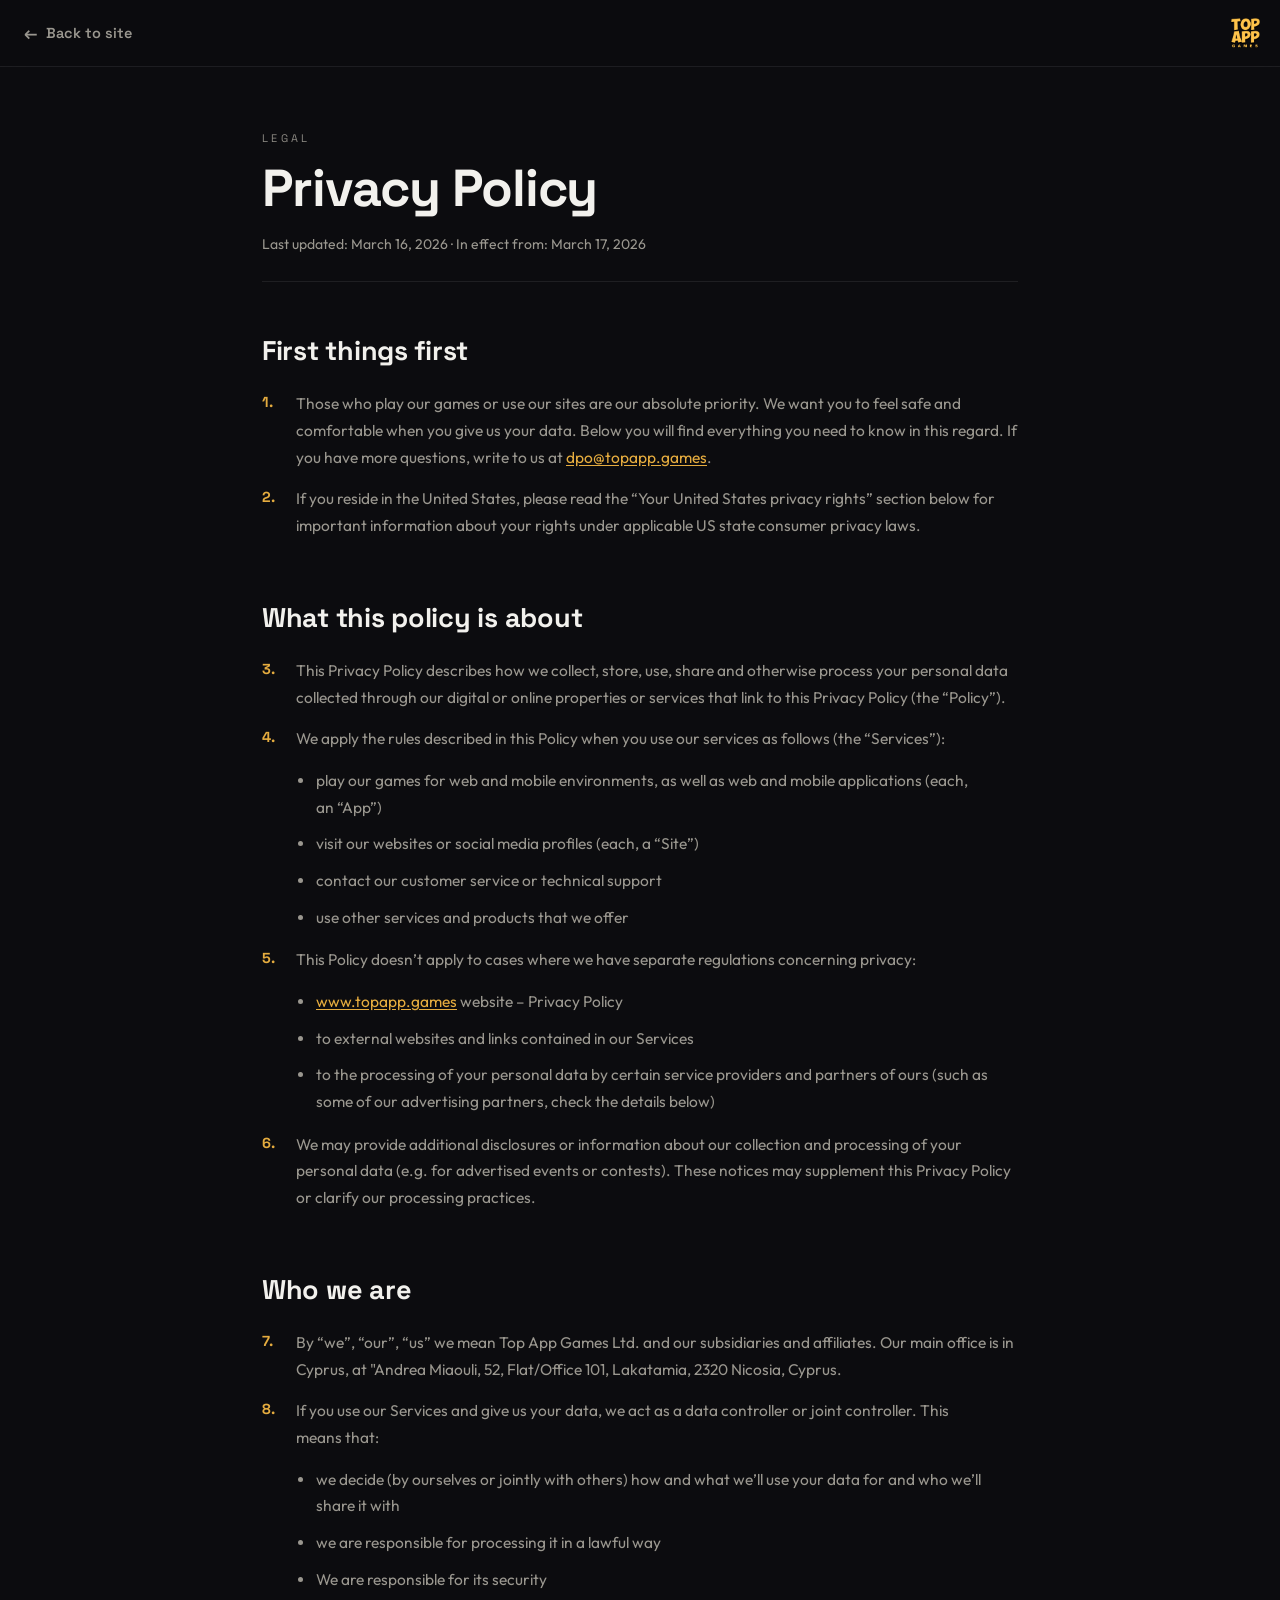
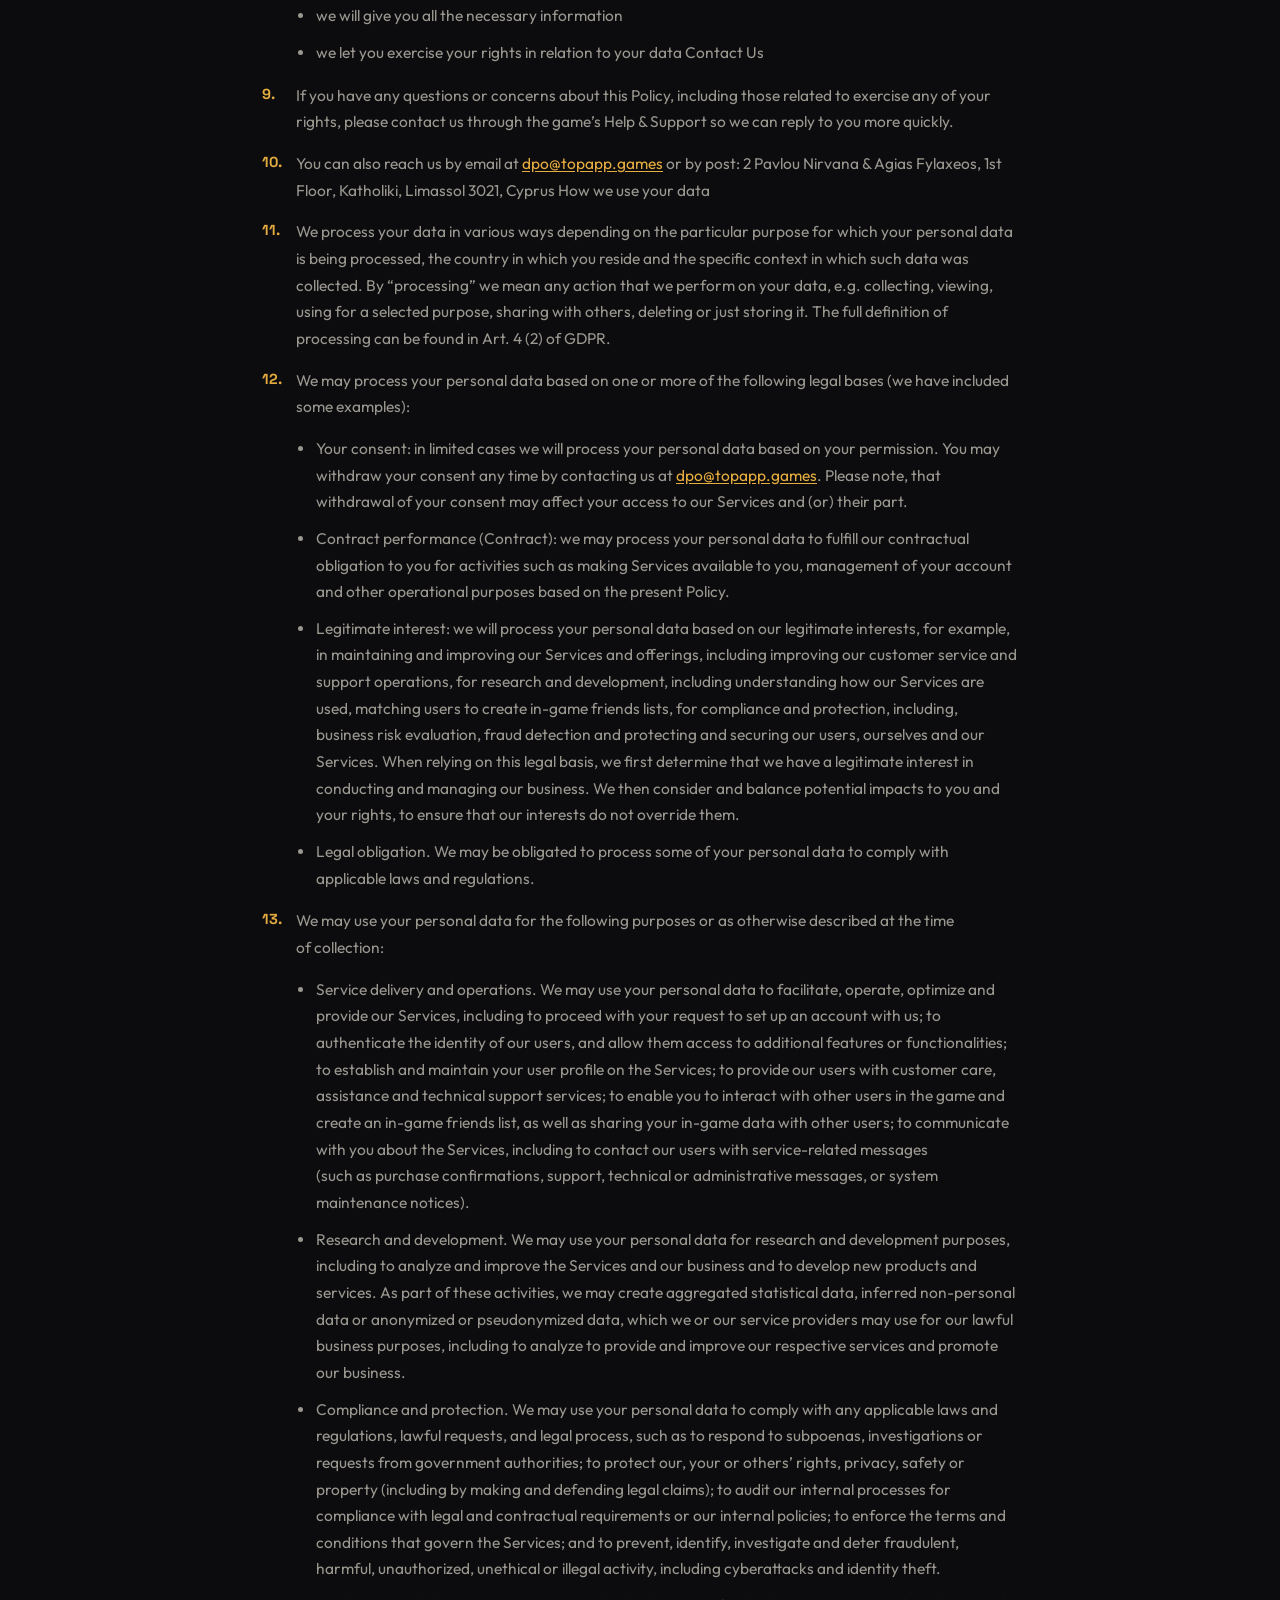
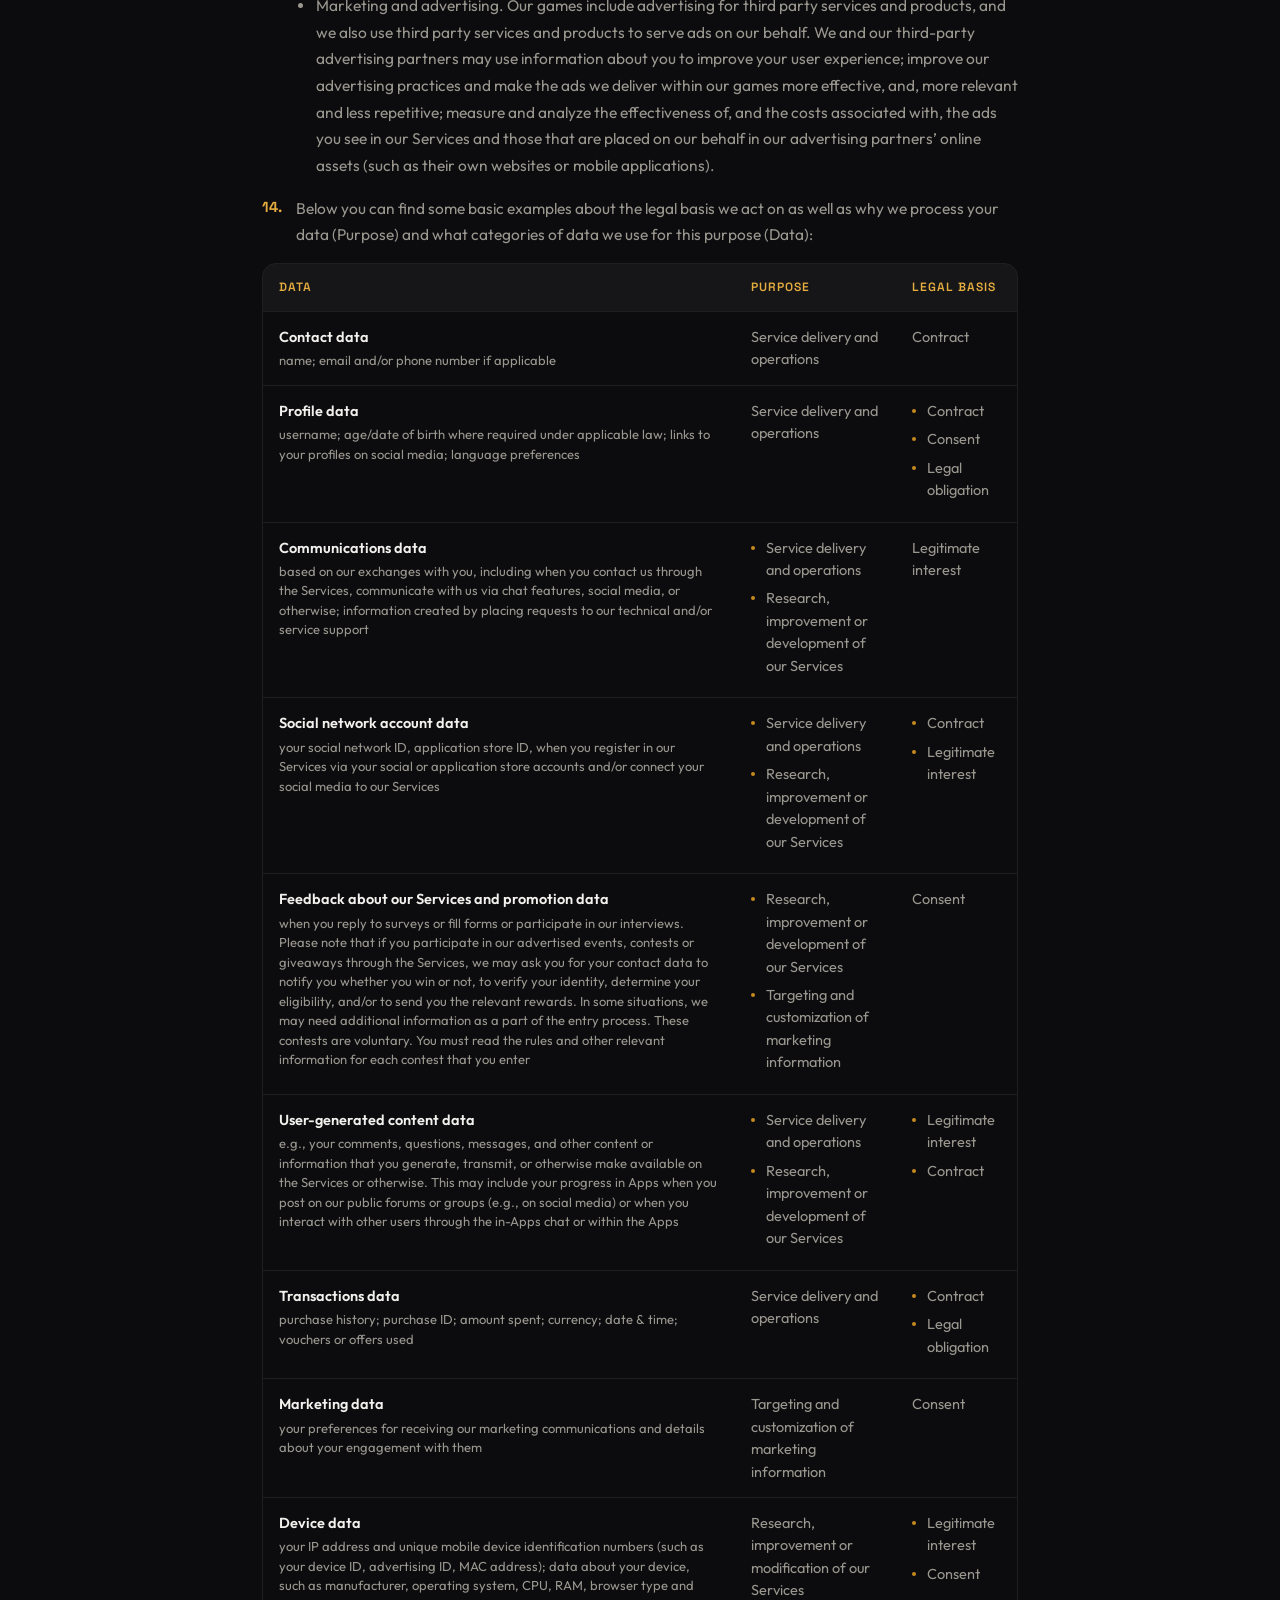
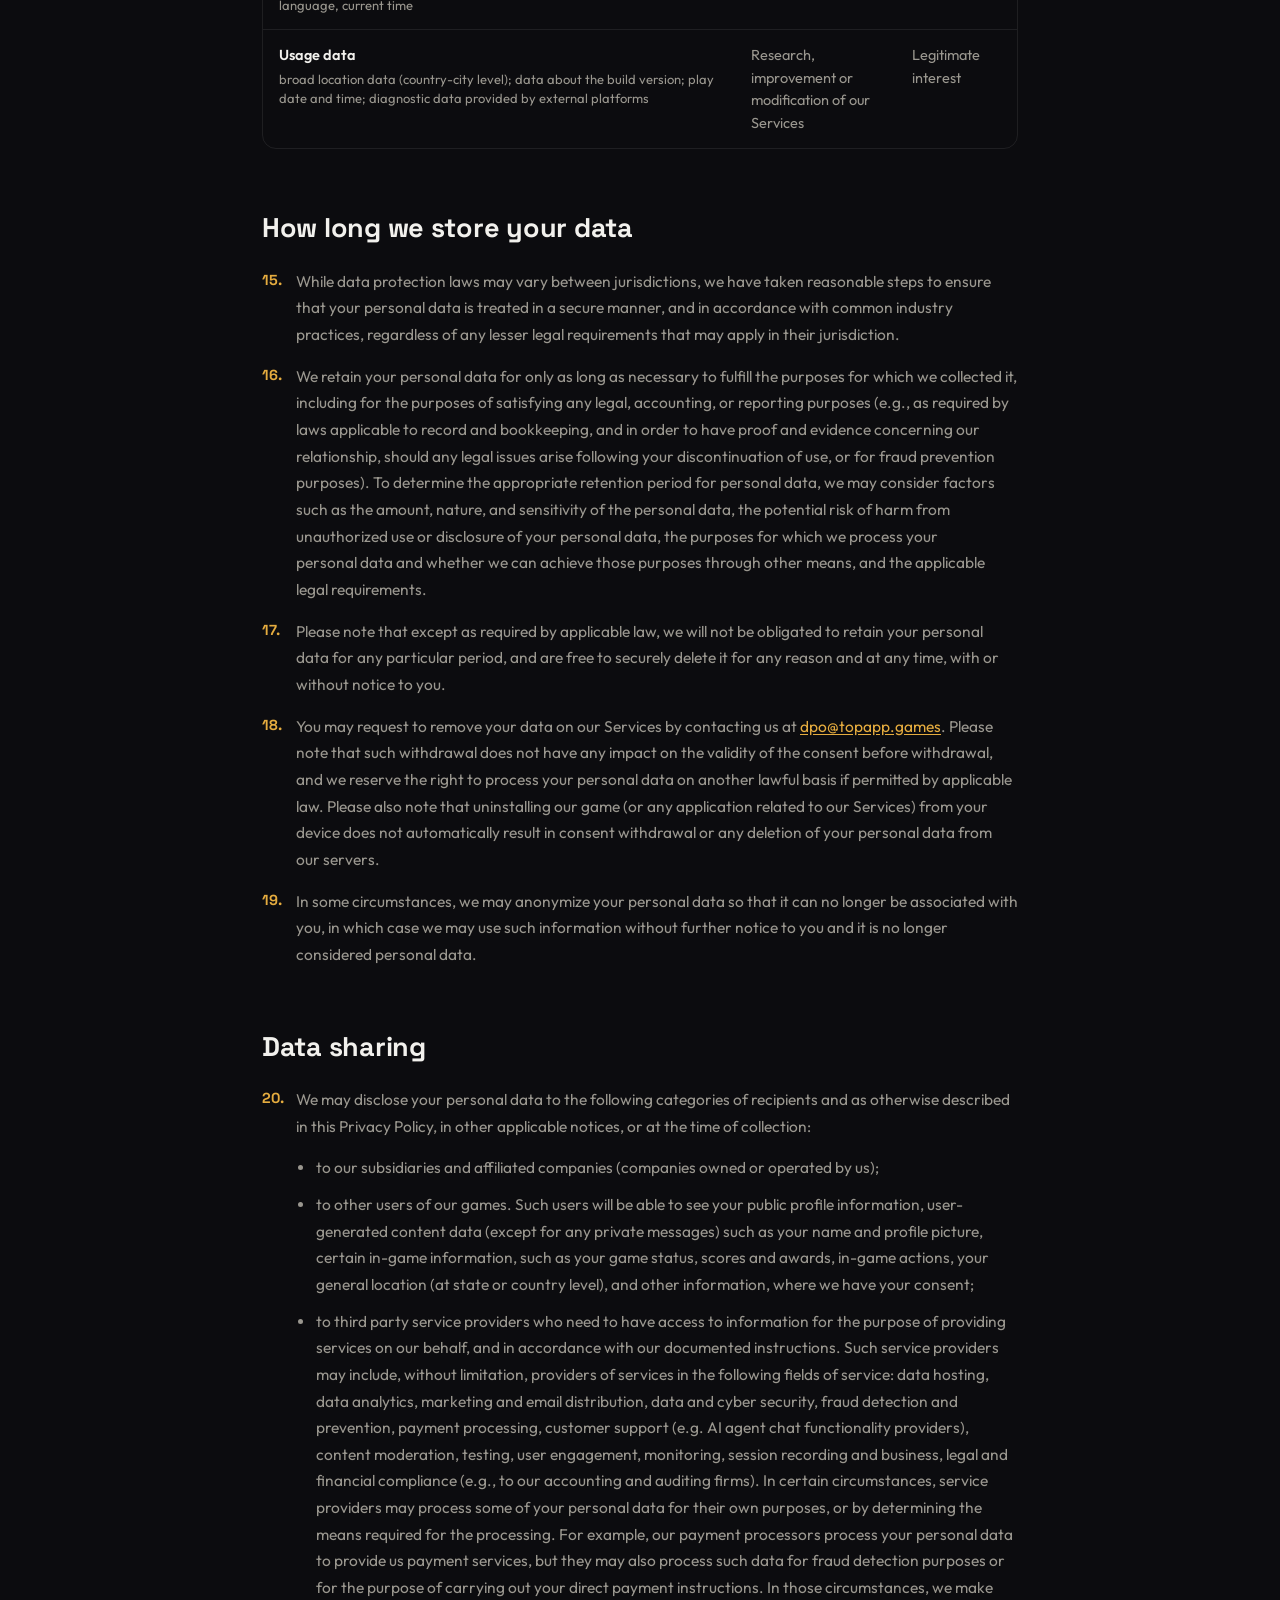
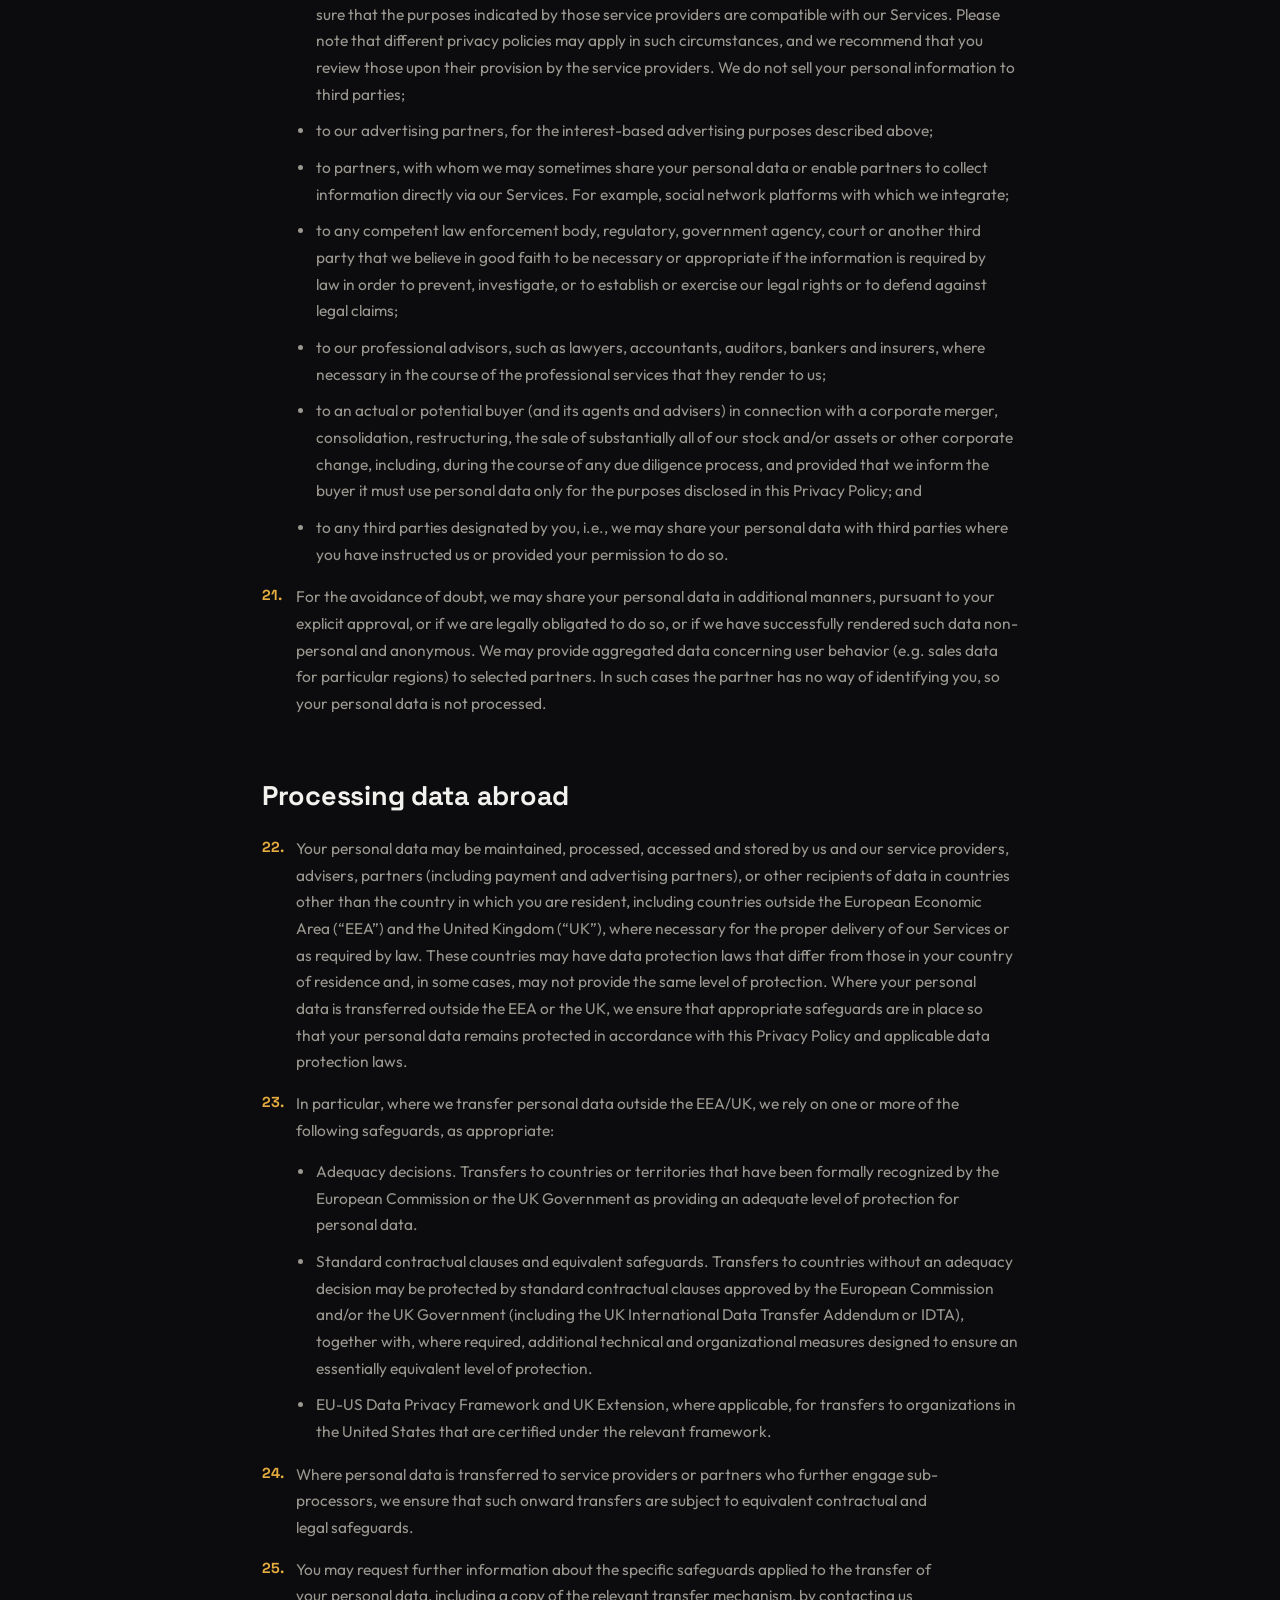
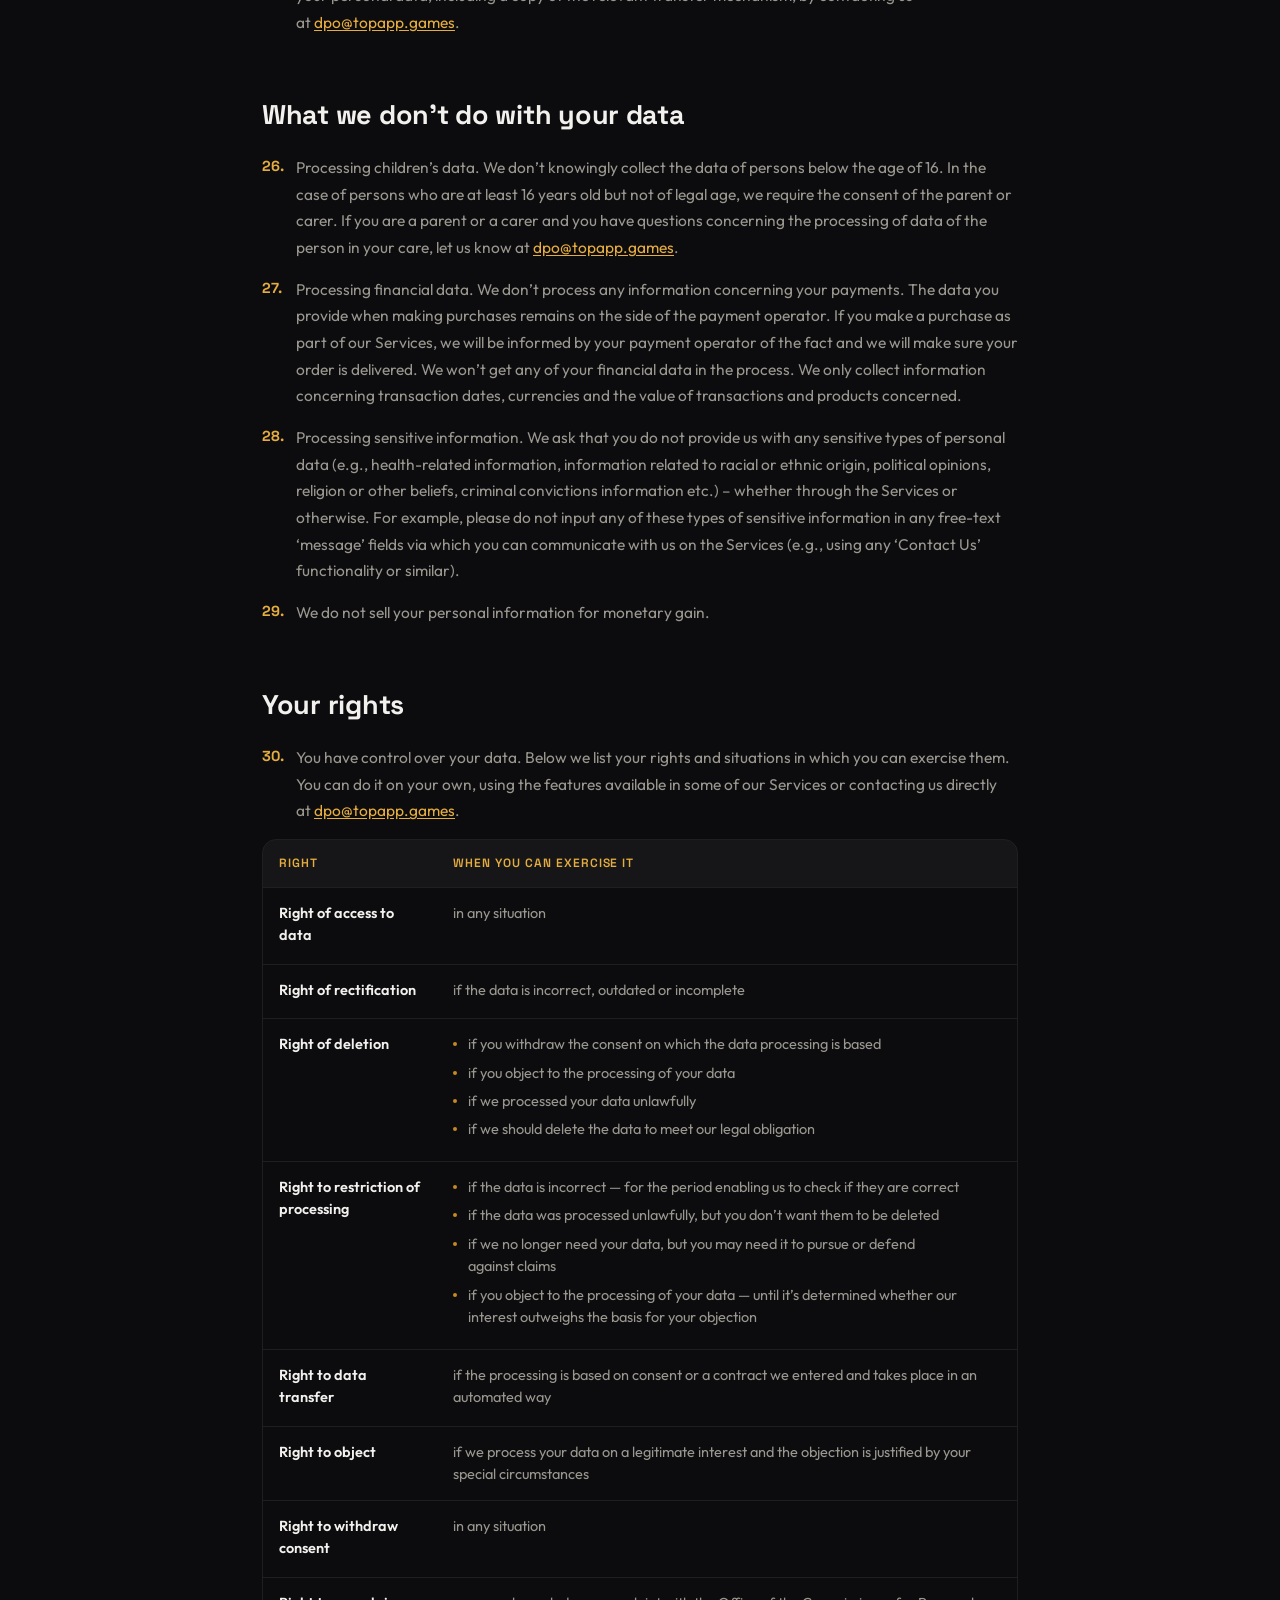
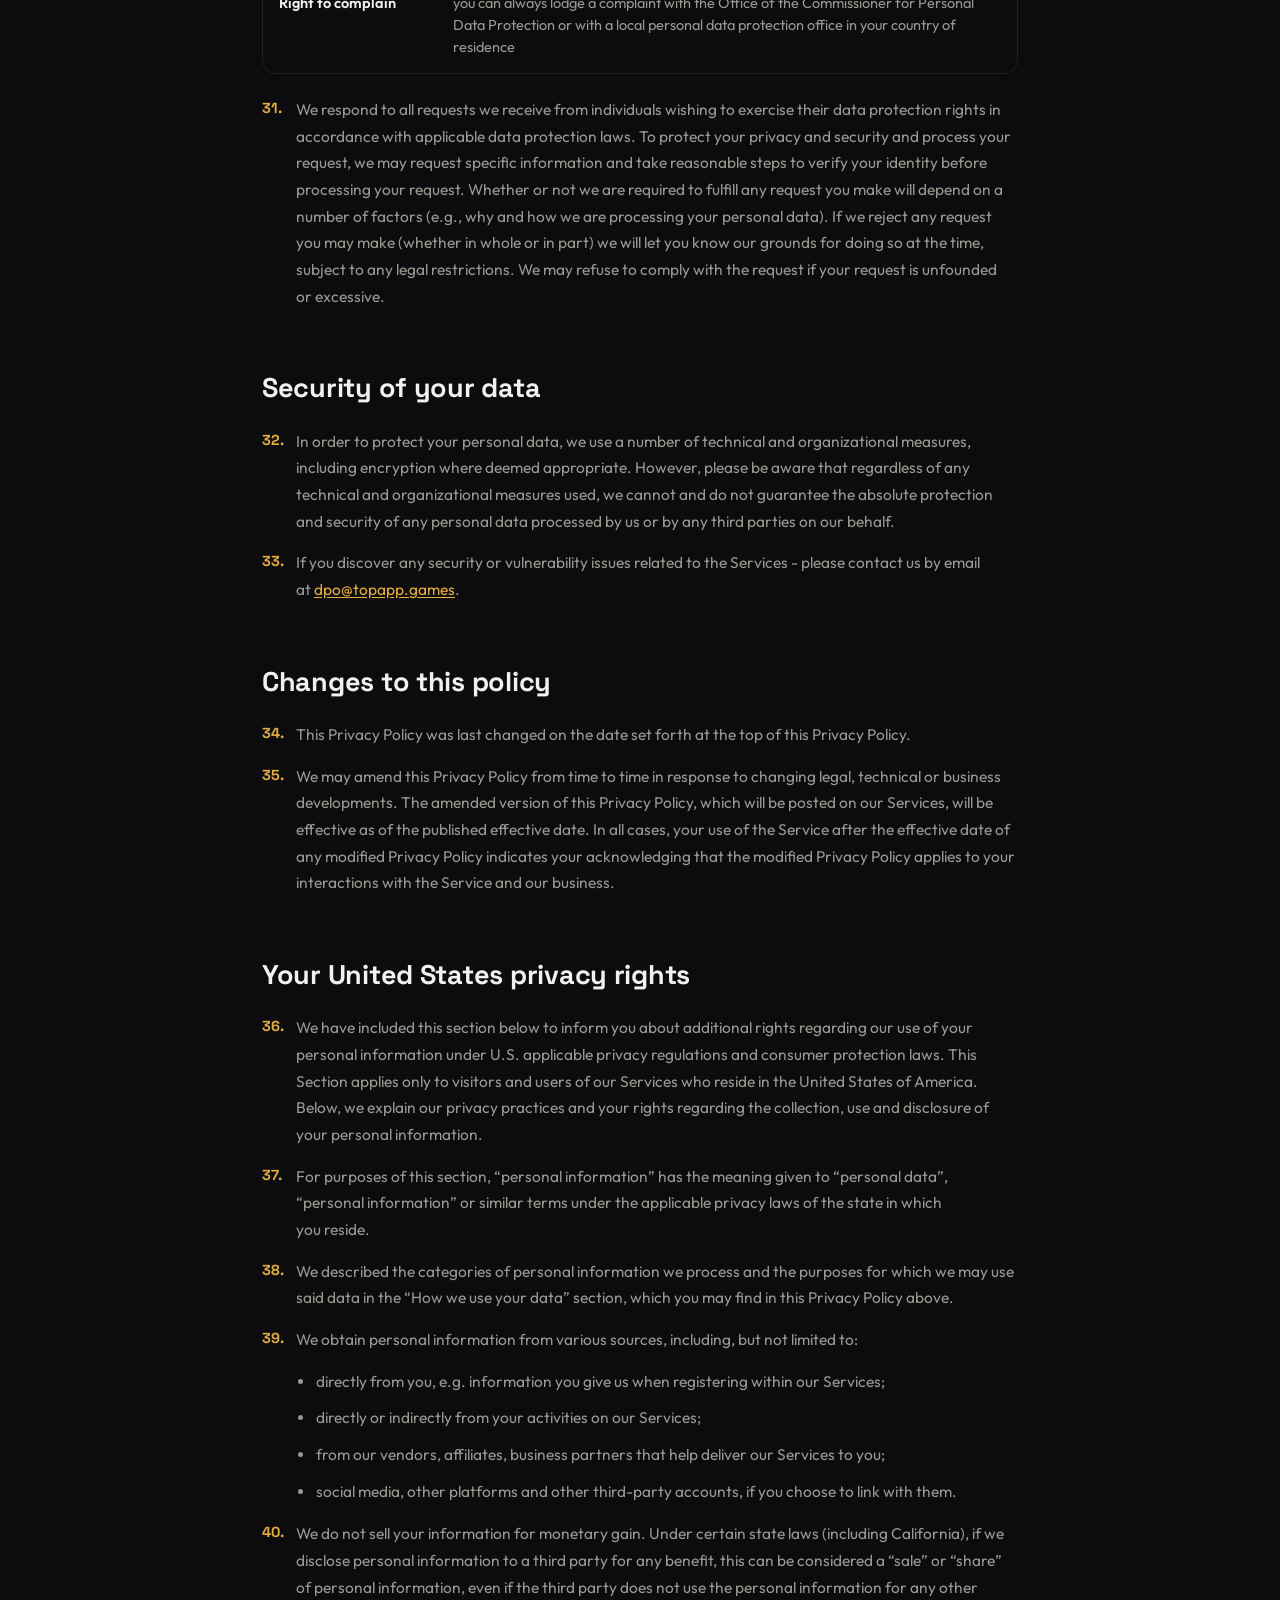
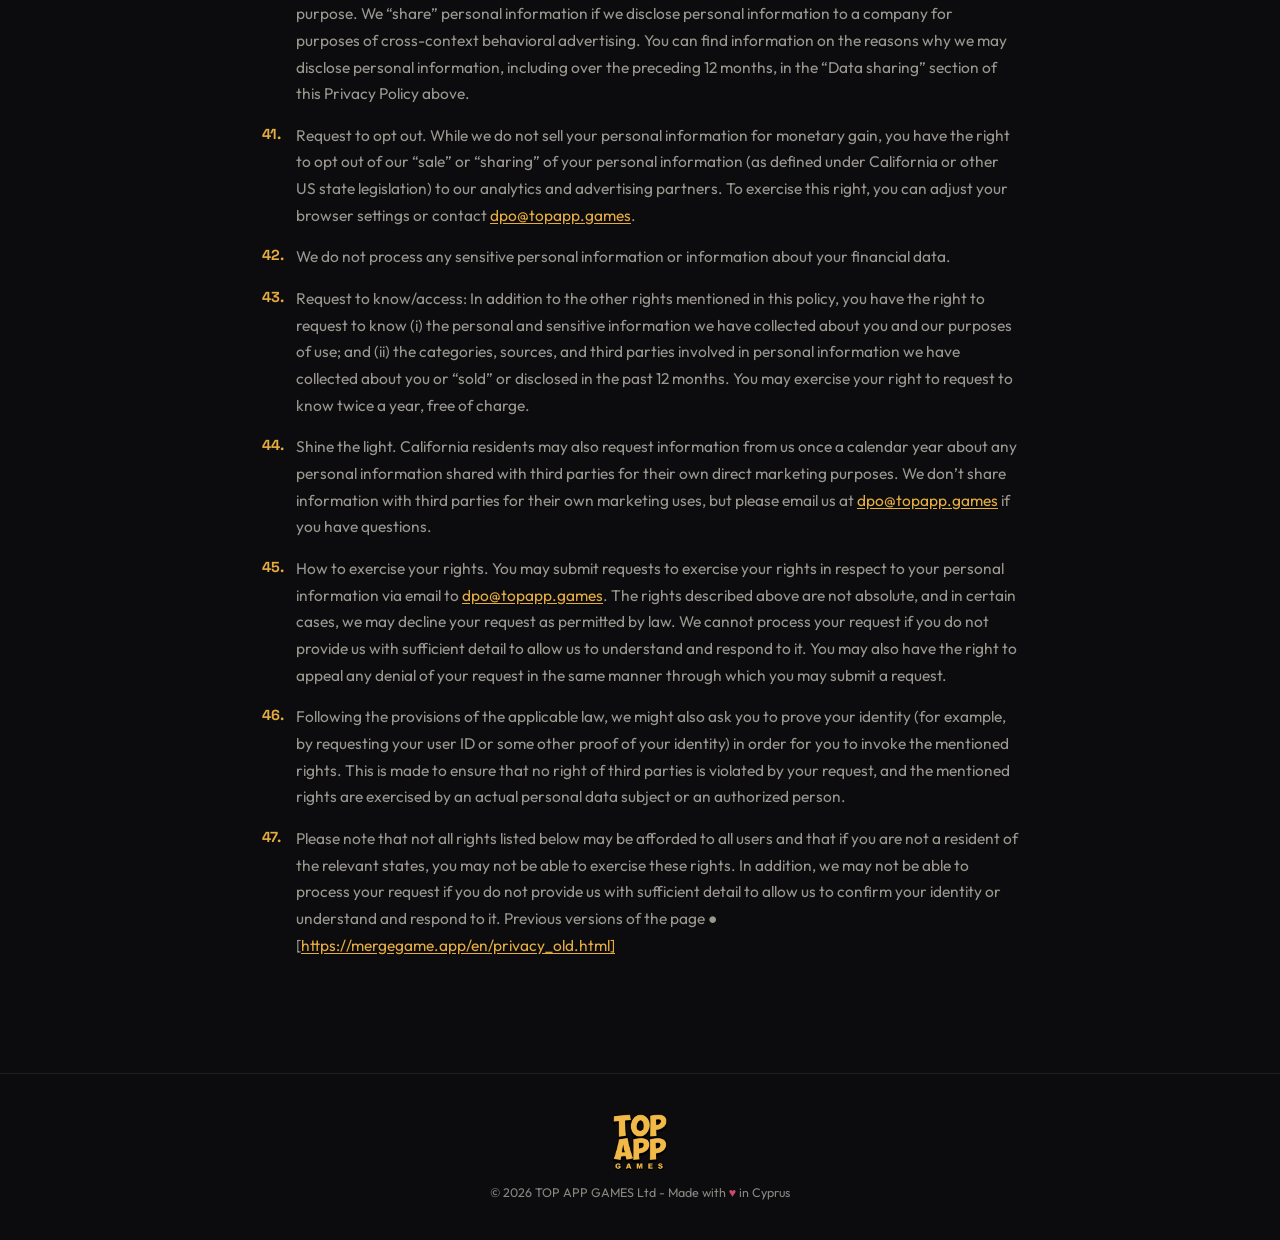
<file: privacy-policy.html>
<!DOCTYPE html>
<html lang="en" data-motion="full">
<head>
<meta charset="UTF-8" />
<meta name="viewport" content="width=device-width, initial-scale=1.0" />
<title>Privacy Policy - TOP APP GAMES</title>
<meta name="description" content="Privacy Policy for TOP APP GAMES services and games." />
<link rel="icon" type="image/png" href="assets/favicon.png" />
<link rel="preconnect" href="https://fonts.googleapis.com" />
<link rel="preconnect" href="https://fonts.gstatic.com" crossorigin />
<link href="https://fonts.googleapis.com/css2?family=Space+Grotesk:wght@400;500;600;700&family=Outfit:wght@300;400;500;600;700&display=swap" rel="stylesheet" />
<link rel="stylesheet" href="site/site.css" />
</head>
<body class="legal-page">
<header class="legal-nav">
  <a class="legal-back" href="index.html"><i>&larr;</i> Back to site</a>
  <a class="legal-logo" href="index.html"><img src="assets/logo.webp" alt="TOP APP GAMES" /></a>
</header>
<main class="legal-wrap">
  <div class="legal-head">
    <div class="sec-num">LEGAL</div>
    <h1>Privacy Policy</h1>
    <p class="legal-dates">Last updated: March 16, 2026 &middot; In effect from: March 17, 2026</p>
  </div>
  <div class="legal-body">
<h2>First things first</h2>
<p class="clause"><span class="cl-num">1.</span>Those who play our games or use our sites are our absolute priority. We want you to feel safe and comfortable when you give us your data. Below you will find everything you need to know in this regard. If you have more questions, write to us at <a href="mailto:dpo@topapp.games">dpo@topapp.games</a>.</p>
<p class="clause"><span class="cl-num">2.</span>If you reside in the United States, please read the “Your United States privacy rights” section below for important information about your rights under applicable US state consumer privacy laws.</p>
<h2>What this policy is about</h2>
<p class="clause"><span class="cl-num">3.</span>This Privacy Policy describes how we collect, store, use, share and otherwise process your personal data collected through our digital or online properties or services that link to this Privacy Policy (the “Policy”).</p>
<p class="clause"><span class="cl-num">4.</span>We apply the rules described in this Policy when you use our services as follows (the “Services”):</p>
<ul class="sub-list">
  <li>play our games for web and mobile environments, as well as web and mobile applications (each, an “App”)</li>
  <li>visit our websites or social media profiles (each, a “Site”)</li>
  <li>contact our customer service or technical support</li>
  <li>use other services and products that we offer</li>
</ul>
<p class="clause"><span class="cl-num">5.</span>This Policy doesn’t apply to cases where we have separate regulations concerning privacy:</p>
<ul class="sub-list">
  <li><a href="https://www.topapp.games" target="_blank" rel="noopener">www.topapp.games</a> website – Privacy Policy</li>
  <li>to external websites and links contained in our Services</li>
  <li>to the processing of your personal data by certain service providers and partners of ours (such as some of our advertising partners, check the details below)</li>
</ul>
<p class="clause"><span class="cl-num">6.</span>We may provide additional disclosures or information about our collection and processing of your personal data (e.g. for advertised events or contests). These notices may supplement this Privacy Policy or clarify our processing practices.</p>
<h2>Who we are</h2>
<p class="clause"><span class="cl-num">7.</span>By “we”, “our”, “us” we mean Top App Games Ltd. and our subsidiaries and affiliates. Our main office is in Cyprus, at "Andrea Miaouli, 52, Flat/Office 101, Lakatamia, 2320 Nicosia, Cyprus.</p>
<p class="clause"><span class="cl-num">8.</span>If you use our Services and give us your data, we act as a data controller or joint controller. This means that:</p>
<ul class="sub-list">
  <li>we decide (by ourselves or jointly with others) how and what we’ll use your data for and who we’ll share it with</li>
  <li>we are responsible for processing it in a lawful way</li>
  <li>We are responsible for its security</li>
  <li>we will give you all the necessary information</li>
  <li>we let you exercise your rights in relation to your data Contact Us</li>
</ul>
<p class="clause"><span class="cl-num">9.</span>If you have any questions or concerns about this Policy, including those related to exercise any of your rights, please contact us through the game’s Help &amp; Support so we can reply to you more quickly.</p>
<p class="clause"><span class="cl-num">10.</span>You can also reach us by email at <a href="mailto:dpo@topapp.games">dpo@topapp.games</a> or by post: 2 Pavlou Nirvana &amp; Agias Fylaxeos, 1st Floor, Katholiki, Limassol 3021, Cyprus How we use your data</p>
<p class="clause"><span class="cl-num">11.</span>We process your data in various ways depending on the particular purpose for which your personal data is being processed, the country in which you reside and the specific context in which such data was collected. By “processing” we mean any action that we perform on your data, e.g. collecting, viewing, using for a selected purpose, sharing with others, deleting or just storing it. The full definition of processing can be found in Art. 4 (2) of GDPR.</p>
<p class="clause"><span class="cl-num">12.</span>We may process your personal data based on one or more of the following legal bases (we have included some examples):</p>
<ul class="sub-list">
  <li>Your consent: in limited cases we will process your personal data based on your permission. You may withdraw your consent any time by contacting us at <a href="mailto:dpo@topapp.games">dpo@topapp.games</a>. Please note, that withdrawal of your consent may affect your access to our Services and (or) their part.</li>
  <li>Contract performance (Contract): we may process your personal data to fulfill our contractual obligation to you for activities such as making Services available to you, management of your account and other operational purposes based on the present Policy.</li>
  <li>Legitimate interest: we will process your personal data based on our legitimate interests, for example, in maintaining and improving our Services and offerings, including improving our customer service and support operations, for research and development, including understanding how our Services are used, matching users to create in-game friends lists, for compliance and protection, including, business risk evaluation, fraud detection and protecting and securing our users, ourselves and our Services. When relying on this legal basis, we first determine that we have a legitimate interest in conducting and managing our business. We then consider and balance potential impacts to you and your rights, to ensure that our interests do not override them.</li>
  <li>Legal obligation. We may be obligated to process some of your personal data to comply with applicable laws and regulations.</li>
</ul>
<p class="clause"><span class="cl-num">13.</span>We may use your personal data for the following purposes or as otherwise described at the time of collection:</p>
<ul class="sub-list">
  <li>Service delivery and operations. We may use your personal data to facilitate, operate, optimize and provide our Services, including to proceed with your request to set up an account with us; to authenticate the identity of our users, and allow them access to additional features or functionalities; to establish and maintain your user profile on the Services; to provide our users with customer care, assistance and technical support services; to enable you to interact with other users in the game and create an in-game friends list, as well as sharing your in-game data with other users; to communicate with you about the Services, including to contact our users with service-related messages (such as purchase confirmations, support, technical or administrative messages, or system maintenance notices).</li>
  <li>Research and development. We may use your personal data for research and development purposes, including to analyze and improve the Services and our business and to develop new products and services. As part of these activities, we may create aggregated statistical data, inferred non-personal data or anonymized or pseudonymized data, which we or our service providers may use for our lawful business purposes, including to analyze to provide and improve our respective services and promote our business.</li>
  <li>Compliance and protection. We may use your personal data to comply with any applicable laws and regulations, lawful requests, and legal process, such as to respond to subpoenas, investigations or requests from government authorities; to protect our, your or others’ rights, privacy, safety or property (including by making and defending legal claims); to audit our internal processes for compliance with legal and contractual requirements or our internal policies; to enforce the terms and conditions that govern the Services; and to prevent, identify, investigate and deter fraudulent, harmful, unauthorized, unethical or illegal activity, including cyberattacks and identity theft.</li>
  <li>Marketing and advertising. Our games include advertising for third party services and products, and we also use third party services and products to serve ads on our behalf. We and our third-party advertising partners may use information about you to improve your user experience; improve our advertising practices and make the ads we deliver within our games more effective, and, more relevant and less repetitive; measure and analyze the effectiveness of, and the costs associated with, the ads you see in our Services and those that are placed on our behalf in our advertising partners’ online assets (such as their own websites or mobile applications).</li>
</ul>
<p class="clause"><span class="cl-num">14.</span>Below you can find some basic examples about the legal basis we act on as well as why we process your data (Purpose) and what categories of data we use for this purpose (Data):</p>
<div class="legal-table-wrap"><table class="legal-table"><thead><tr><th>Data</th><th>Purpose</th><th>Legal Basis</th></tr></thead><tbody><tr><td class="td-data"><b>Contact data</b><span>name; email and/or phone number if applicable</span></td><td>Service delivery and operations</td><td>Contract</td></tr><tr><td class="td-data"><b>Profile data</b><span>username; age/date of birth where required under applicable law; links to your profiles on social media; language preferences</span></td><td>Service delivery and operations</td><td><ul class="cell-list"><li>Contract</li><li>Consent</li><li>Legal obligation</li></ul></td></tr><tr><td class="td-data"><b>Communications data</b><span>based on our exchanges with you, including when you contact us through the Services, communicate with us via chat features, social media, or otherwise; information created by placing requests to our technical and/or service support</span></td><td><ul class="cell-list"><li>Service delivery and operations</li><li>Research, improvement or development of our Services</li></ul></td><td>Legitimate interest</td></tr><tr><td class="td-data"><b>Social network account data</b><span>your social network ID, application store ID, when you register in our Services via your social or application store accounts and/or connect your social media to our Services</span></td><td><ul class="cell-list"><li>Service delivery and operations</li><li>Research, improvement or development of our Services</li></ul></td><td><ul class="cell-list"><li>Contract</li><li>Legitimate interest</li></ul></td></tr><tr><td class="td-data"><b>Feedback about our Services and promotion data</b><span>when you reply to surveys or fill forms or participate in our interviews. Please note that if you participate in our advertised events, contests or giveaways through the Services, we may ask you for your contact data to notify you whether you win or not, to verify your identity, determine your eligibility, and/or to send you the relevant rewards. In some situations, we may need additional information as a part of the entry process. These contests are voluntary. You must read the rules and other relevant information for each contest that you enter</span></td><td><ul class="cell-list"><li>Research, improvement or development of our Services</li><li>Targeting and customization of marketing information</li></ul></td><td>Consent</td></tr><tr><td class="td-data"><b>User-generated content data</b><span>e.g., your comments, questions, messages, and other content or information that you generate, transmit, or otherwise make available on the Services or otherwise. This may include your progress in Apps when you post on our public forums or groups (e.g., on social media) or when you interact with other users through the in-Apps chat or within the Apps</span></td><td><ul class="cell-list"><li>Service delivery and operations</li><li>Research, improvement or development of our Services</li></ul></td><td><ul class="cell-list"><li>Legitimate interest</li><li>Contract</li></ul></td></tr><tr><td class="td-data"><b>Transactions data</b><span>purchase history; purchase ID; amount spent; currency; date &amp; time; vouchers or offers used</span></td><td>Service delivery and operations</td><td><ul class="cell-list"><li>Contract</li><li>Legal obligation</li></ul></td></tr><tr><td class="td-data"><b>Marketing data</b><span>your preferences for receiving our marketing communications and details about your engagement with them</span></td><td>Targeting and customization of marketing information</td><td>Consent</td></tr><tr><td class="td-data"><b>Device data</b><span>your IP address and unique mobile device identification numbers (such as your device ID, advertising ID, MAC address); data about your device, such as manufacturer, operating system, CPU, RAM, browser type and language, current time</span></td><td>Research, improvement or modification of our Services</td><td><ul class="cell-list"><li>Legitimate interest</li><li>Consent</li></ul></td></tr><tr><td class="td-data"><b>Usage data</b><span>broad location data (country-city level); data about the build version; play date and time; diagnostic data provided by external platforms</span></td><td>Research, improvement or modification of our Services</td><td>Legitimate interest</td></tr></tbody></table></div>
<h2>How long we store your data</h2>
<p class="clause"><span class="cl-num">15.</span>While data protection laws may vary between jurisdictions, we have taken reasonable steps to ensure that your personal data is treated in a secure manner, and in accordance with common industry practices, regardless of any lesser legal requirements that may apply in their jurisdiction.</p>
<p class="clause"><span class="cl-num">16.</span>We retain your personal data for only as long as necessary to fulfill the purposes for which we collected it, including for the purposes of satisfying any legal, accounting, or reporting purposes (e.g., as required by laws applicable to record and bookkeeping, and in order to have proof and evidence concerning our relationship, should any legal issues arise following your discontinuation of use, or for fraud prevention purposes). To determine the appropriate retention period for personal data, we may consider factors such as the amount, nature, and sensitivity of the personal data, the potential risk of harm from unauthorized use or disclosure of your personal data, the purposes for which we process your personal data and whether we can achieve those purposes through other means, and the applicable legal requirements.</p>
<p class="clause"><span class="cl-num">17.</span>Please note that except as required by applicable law, we will not be obligated to retain your personal data for any particular period, and are free to securely delete it for any reason and at any time, with or without notice to you.</p>
<p class="clause"><span class="cl-num">18.</span>You may request to remove your data on our Services by contacting us at <a href="mailto:dpo@topapp.games">dpo@topapp.games</a>. Please note that such withdrawal does not have any impact on the validity of the consent before withdrawal, and we reserve the right to process your personal data on another lawful basis if permitted by applicable law. Please also note that uninstalling our game (or any application related to our Services) from your device does not automatically result in consent withdrawal or any deletion of your personal data from our servers.</p>
<p class="clause"><span class="cl-num">19.</span>In some circumstances, we may anonymize your personal data so that it can no longer be associated with you, in which case we may use such information without further notice to you and it is no longer considered personal data.</p>
<h2>Data sharing</h2>
<p class="clause"><span class="cl-num">20.</span>We may disclose your personal data to the following categories of recipients and as otherwise described in this Privacy Policy, in other applicable notices, or at the time of collection:</p>
<ul class="sub-list">
  <li>to our subsidiaries and affiliated companies (companies owned or operated by us);</li>
  <li>to other users of our games. Such users will be able to see your public profile information, user-generated content data (except for any private messages) such as your name and profile picture, certain in-game information, such as your game status, scores and awards, in-game actions, your general location (at state or country level), and other information, where we have your consent;</li>
  <li>to third party service providers who need to have access to information for the purpose of providing services on our behalf, and in accordance with our documented instructions. Such service providers may include, without limitation, providers of services in the following fields of service: data hosting, data analytics, marketing and email distribution, data and cyber security, fraud detection and prevention, payment processing, customer support (e.g. AI agent chat functionality providers), content moderation, testing, user engagement, monitoring, session recording and business, legal and financial compliance (e.g., to our accounting and auditing firms). In certain circumstances, service providers may process some of your personal data for their own purposes, or by determining the means required for the processing. For example, our payment processors process your personal data to provide us payment services, but they may also process such data for fraud detection purposes or for the purpose of carrying out your direct payment instructions. In those circumstances, we make sure that the purposes indicated by those service providers are compatible with our Services. Please note that different privacy policies may apply in such circumstances, and we recommend that you review those upon their provision by the service providers. We do not sell your personal information to third parties;</li>
  <li>to our advertising partners, for the interest-based advertising purposes described above;</li>
  <li>to partners, with whom we may sometimes share your personal data or enable partners to collect information directly via our Services. For example, social network platforms with which we integrate;</li>
  <li>to any competent law enforcement body, regulatory, government agency, court or another third party that we believe in good faith to be necessary or appropriate if the information is required by law in order to prevent, investigate, or to establish or exercise our legal rights or to defend against legal claims;</li>
  <li>to our professional advisors, such as lawyers, accountants, auditors, bankers and insurers, where necessary in the course of the professional services that they render to us;</li>
  <li>to an actual or potential buyer (and its agents and advisers) in connection with a corporate merger, consolidation, restructuring, the sale of substantially all of our stock and/or assets or other corporate change, including, during the course of any due diligence process, and provided that we inform the buyer it must use personal data only for the purposes disclosed in this Privacy Policy; and</li>
  <li>to any third parties designated by you, i.e., we may share your personal data with third parties where you have instructed us or provided your permission to do so.</li>
</ul>
<p class="clause"><span class="cl-num">21.</span>For the avoidance of doubt, we may share your personal data in additional manners, pursuant to your explicit approval, or if we are legally obligated to do so, or if we have successfully rendered such data non-personal and anonymous. We may provide aggregated data concerning user behavior (e.g. sales data for particular regions) to selected partners. In such cases the partner has no way of identifying you, so your personal data is not processed.</p>
<h2>Processing data abroad</h2>
<p class="clause"><span class="cl-num">22.</span>Your personal data may be maintained, processed, accessed and stored by us and our service providers, advisers, partners (including payment and advertising partners), or other recipients of data in countries other than the country in which you are resident, including countries outside the European Economic Area (“EEA”) and the United Kingdom (“UK”), where necessary for the proper delivery of our Services or as required by law. These countries may have data protection laws that differ from those in your country of residence and, in some cases, may not provide the same level of protection. Where your personal data is transferred outside the EEA or the UK, we ensure that appropriate safeguards are in place so that your personal data remains protected in accordance with this Privacy Policy and applicable data protection laws.</p>
<p class="clause"><span class="cl-num">23.</span>In particular, where we transfer personal data outside the EEA/UK, we rely on one or more of the following safeguards, as appropriate:</p>
<ul class="sub-list">
  <li>Adequacy decisions. Transfers to countries or territories that have been formally recognized by the European Commission or the UK Government as providing an adequate level of protection for personal data.</li>
  <li>Standard contractual clauses and equivalent safeguards. Transfers to countries without an adequacy decision may be protected by standard contractual clauses approved by the European Commission and/or the UK Government (including the UK International Data Transfer Addendum or IDTA), together with, where required, additional technical and organizational measures designed to ensure an essentially equivalent level of protection.</li>
  <li>EU-US Data Privacy Framework and UK Extension, where applicable, for transfers to organizations in the United States that are certified under the relevant framework.</li>
</ul>
<p class="clause"><span class="cl-num">24.</span>Where personal data is transferred to service providers or partners who further engage sub-processors, we ensure that such onward transfers are subject to equivalent contractual and legal safeguards.</p>
<p class="clause"><span class="cl-num">25.</span>You may request further information about the specific safeguards applied to the transfer of your personal data, including a copy of the relevant transfer mechanism, by contacting us at <a href="mailto:dpo@topapp.games">dpo@topapp.games</a>.</p>
<h2>What we don’t do with your data</h2>
<p class="clause"><span class="cl-num">26.</span>Processing children’s data. We don’t knowingly collect the data of persons below the age of 16. In the case of persons who are at least 16 years old but not of legal age, we require the consent of the parent or carer. If you are a parent or a carer and you have questions concerning the processing of data of the person in your care, let us know at <a href="mailto:dpo@topapp.games">dpo@topapp.games</a>.</p>
<p class="clause"><span class="cl-num">27.</span>Processing financial data. We don’t process any information concerning your payments. The data you provide when making purchases remains on the side of the payment operator. If you make a purchase as part of our Services, we will be informed by your payment operator of the fact and we will make sure your order is delivered. We won’t get any of your financial data in the process. We only collect information concerning transaction dates, currencies and the value of transactions and products concerned.</p>
<p class="clause"><span class="cl-num">28.</span>Processing sensitive information. We ask that you do not provide us with any sensitive types of personal data (e.g., health-related information, information related to racial or ethnic origin, political opinions, religion or other beliefs, criminal convictions information etc.) – whether through the Services or otherwise. For example, please do not input any of these types of sensitive information in any free-text ‘message’ fields via which you can communicate with us on the Services (e.g., using any ‘Contact Us’ functionality or similar).</p>
<p class="clause"><span class="cl-num">29.</span>We do not sell your personal information for monetary gain.</p>
<h2>Your rights</h2>
<p class="clause"><span class="cl-num">30.</span>You have control over your data. Below we list your rights and situations in which you can exercise them. You can do it on your own, using the features available in some of our Services or contacting us directly at <a href="mailto:dpo@topapp.games">dpo@topapp.games</a>.</p>
<div class="legal-table-wrap"><table class="legal-table"><thead><tr><th>Right</th><th>When you can exercise it</th></tr></thead><tbody><tr><td class="td-data"><b>Right of access to data</b></td><td>in any situation</td></tr><tr><td class="td-data"><b>Right of rectification</b></td><td>if the data is incorrect, outdated or incomplete</td></tr><tr><td class="td-data"><b>Right of deletion</b></td><td><ul class="cell-list"><li>if you withdraw the consent on which the data processing is based</li><li>if you object to the processing of your data</li><li>if we processed your data unlawfully</li><li>if we should delete the data to meet our legal obligation</li></ul></td></tr><tr><td class="td-data"><b>Right to restriction of processing</b></td><td><ul class="cell-list"><li>if the data is incorrect — for the period enabling us to check if they are correct</li><li>if the data was processed unlawfully, but you don’t want them to be deleted</li><li>if we no longer need your data, but you may need it to pursue or defend against claims</li><li>if you object to the processing of your data — until it’s determined whether our interest outweighs the basis for your objection</li></ul></td></tr><tr><td class="td-data"><b>Right to data transfer</b></td><td>if the processing is based on consent or a contract we entered and takes place in an automated way</td></tr><tr><td class="td-data"><b>Right to object</b></td><td>if we process your data on a legitimate interest and the objection is justified by your special circumstances</td></tr><tr><td class="td-data"><b>Right to withdraw consent</b></td><td>in any situation</td></tr><tr><td class="td-data"><b>Right to complain</b></td><td>you can always lodge a complaint with the Office of the Commissioner for Personal Data Protection or with a local personal data protection office in your country of residence</td></tr></tbody></table></div>
<p class="clause"><span class="cl-num">31.</span>We respond to all requests we receive from individuals wishing to exercise their data protection rights in accordance with applicable data protection laws. To protect your privacy and security and process your request, we may request specific information and take reasonable steps to verify your identity before processing your request. Whether or not we are required to fulfill any request you make will depend on a number of factors (e.g., why and how we are processing your personal data). If we reject any request you may make (whether in whole or in part) we will let you know our grounds for doing so at the time, subject to any legal restrictions. We may refuse to comply with the request if your request is unfounded or excessive.</p>
<h2>Security of your data</h2>
<p class="clause"><span class="cl-num">32.</span>In order to protect your personal data, we use a number of technical and organizational measures, including encryption where deemed appropriate. However, please be aware that regardless of any technical and organizational measures used, we cannot and do not guarantee the absolute protection and security of any personal data processed by us or by any third parties on our behalf.</p>
<p class="clause"><span class="cl-num">33.</span>If you discover any security or vulnerability issues related to the Services - please contact us by email at <a href="mailto:dpo@topapp.games">dpo@topapp.games</a>.</p>
<h2>Changes to this policy</h2>
<p class="clause"><span class="cl-num">34.</span>This Privacy Policy was last changed on the date set forth at the top of this Privacy Policy.</p>
<p class="clause"><span class="cl-num">35.</span>We may amend this Privacy Policy from time to time in response to changing legal, technical or business developments. The amended version of this Privacy Policy, which will be posted on our Services, will be effective as of the published effective date. In all cases, your use of the Service after the effective date of any modified Privacy Policy indicates your acknowledging that the modified Privacy Policy applies to your interactions with the Service and our business.</p>
<h2>Your United States privacy rights</h2>
<p class="clause"><span class="cl-num">36.</span>We have included this section below to inform you about additional rights regarding our use of your personal information under U.S. applicable privacy regulations and consumer protection laws. This Section applies only to visitors and users of our Services who reside in the United States of America. Below, we explain our privacy practices and your rights regarding the collection, use and disclosure of your personal information.</p>
<p class="clause"><span class="cl-num">37.</span>For purposes of this section, “personal information” has the meaning given to “personal data”, “personal information” or similar terms under the applicable privacy laws of the state in which you reside.</p>
<p class="clause"><span class="cl-num">38.</span>We described the categories of personal information we process and the purposes for which we may use said data in the “How we use your data” section, which you may find in this Privacy Policy above.</p>
<p class="clause"><span class="cl-num">39.</span>We obtain personal information from various sources, including, but not limited to:</p>
<ul class="sub-list">
  <li>directly from you, e.g. information you give us when registering within our Services;</li>
  <li>directly or indirectly from your activities on our Services;</li>
  <li>from our vendors, affiliates, business partners that help deliver our Services to you;</li>
  <li>social media, other platforms and other third-party accounts, if you choose to link with them.</li>
</ul>
<p class="clause"><span class="cl-num">40.</span>We do not sell your information for monetary gain. Under certain state laws (including California), if we disclose personal information to a third party for any benefit, this can be considered a “sale” or “share” of personal information, even if the third party does not use the personal information for any other purpose. We “share” personal information if we disclose personal information to a company for purposes of cross-context behavioral advertising. You can find information on the reasons why we may disclose personal information, including over the preceding 12 months, in the “Data sharing” section of this Privacy Policy above.</p>
<p class="clause"><span class="cl-num">41.</span>Request to opt out. While we do not sell your personal information for monetary gain, you have the right to opt out of our “sale” or “sharing” of your personal information (as defined under California or other US state legislation) to our analytics and advertising partners. To exercise this right, you can adjust your browser settings or contact <a href="mailto:dpo@topapp.games">dpo@topapp.games</a>.</p>
<p class="clause"><span class="cl-num">42.</span>We do not process any sensitive personal information or information about your financial data.</p>
<p class="clause"><span class="cl-num">43.</span>Request to know/access: In addition to the other rights mentioned in this policy, you have the right to request to know (i) the personal and sensitive information we have collected about you and our purposes of use; and (ii) the categories, sources, and third parties involved in personal information we have collected about you or “sold” or disclosed in the past 12 months. You may exercise your right to request to know twice a year, free of charge.</p>
<p class="clause"><span class="cl-num">44.</span>Shine the light. California residents may also request information from us once a calendar year about any personal information shared with third parties for their own direct marketing purposes. We don’t share information with third parties for their own marketing uses, but please email us at <a href="mailto:dpo@topapp.games">dpo@topapp.games</a> if you have questions.</p>
<p class="clause"><span class="cl-num">45.</span>How to exercise your rights. You may submit requests to exercise your rights in respect to your personal information via email to <a href="mailto:dpo@topapp.games">dpo@topapp.games</a>. The rights described above are not absolute, and in certain cases, we may decline your request as permitted by law. We cannot process your request if you do not provide us with sufficient detail to allow us to understand and respond to it. You may also have the right to appeal any denial of your request in the same manner through which you may submit a request.</p>
<p class="clause"><span class="cl-num">46.</span>Following the provisions of the applicable law, we might also ask you to prove your identity (for example, by requesting your user ID or some other proof of your identity) in order for you to invoke the mentioned rights. This is made to ensure that no right of third parties is violated by your request, and the mentioned rights are exercised by an actual personal data subject or an authorized person.</p>
<p class="clause"><span class="cl-num">47.</span>Please note that not all rights listed below may be afforded to all users and that if you are not a resident of the relevant states, you may not be able to exercise these rights. In addition, we may not be able to process your request if you do not provide us with sufficient detail to allow us to confirm your identity or understand and respond to it. Previous versions of the page ● [<a href="https://mergegame.app/en/privacy_old.html]" target="_blank" rel="noopener">https://mergegame.app/en/privacy_old.html]</a></p>

  </div>
</main>
<footer class="legal-foot">
  <div class="wrap foot-inner">
    <a href="index.html"><img src="assets/logo.webp" alt="TOP APP GAMES" /></a>
    <p>&copy; 2026 TOP APP GAMES Ltd - Made with <span class="heart">&hearts;</span> in Cyprus</p>
  </div>
</footer>
</body>
</html>
</file>
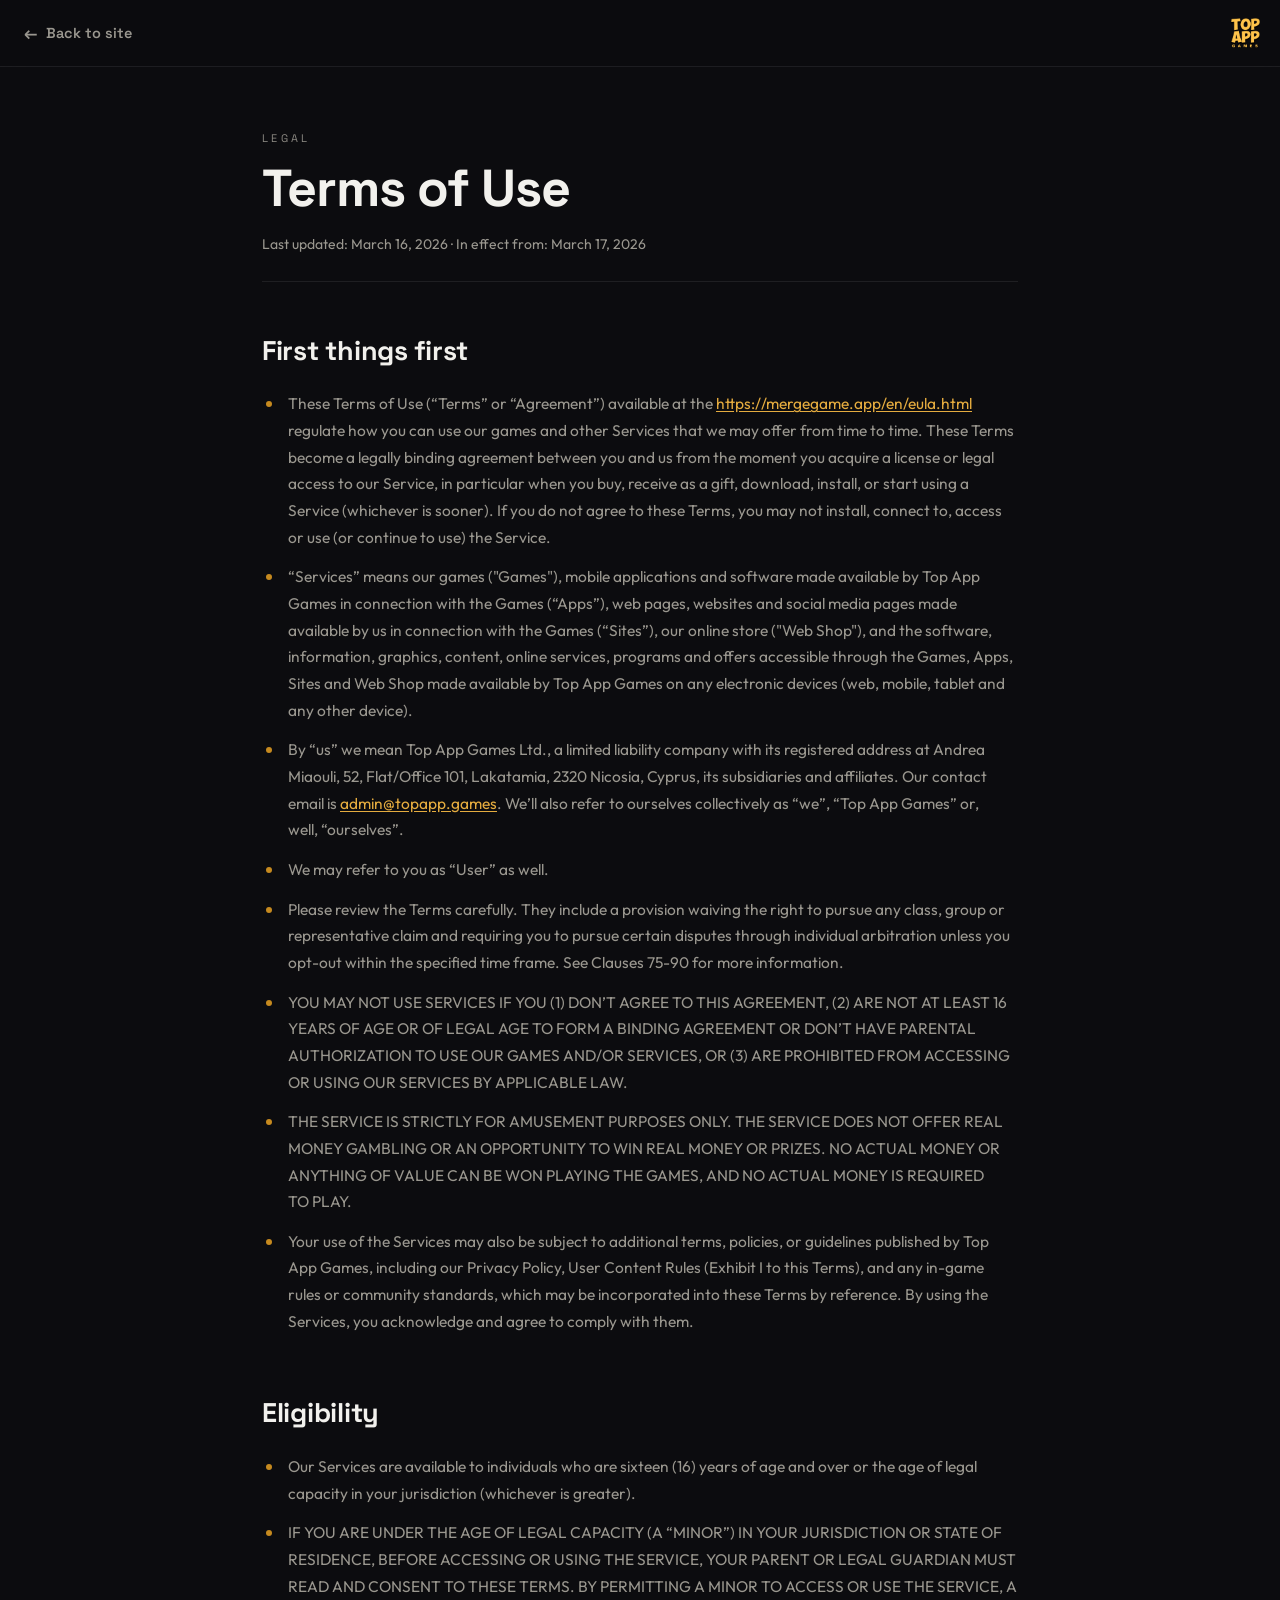
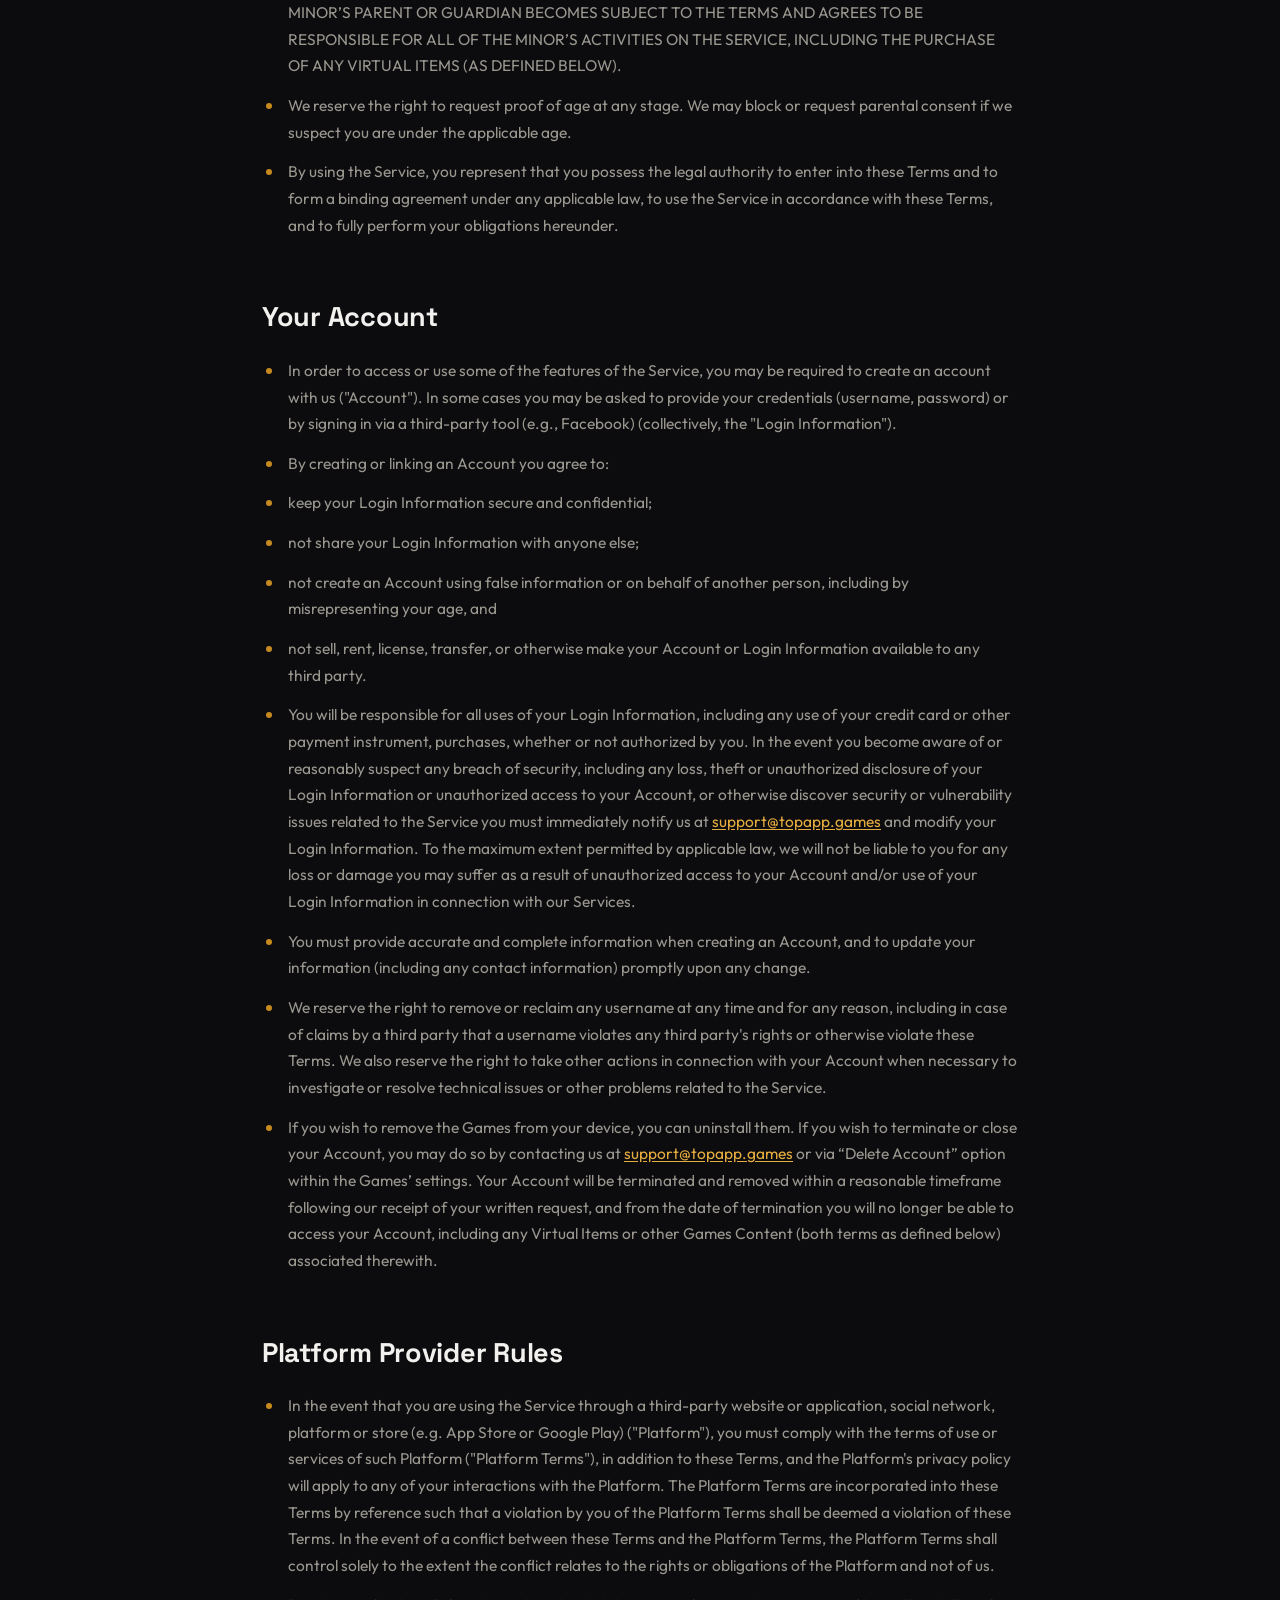
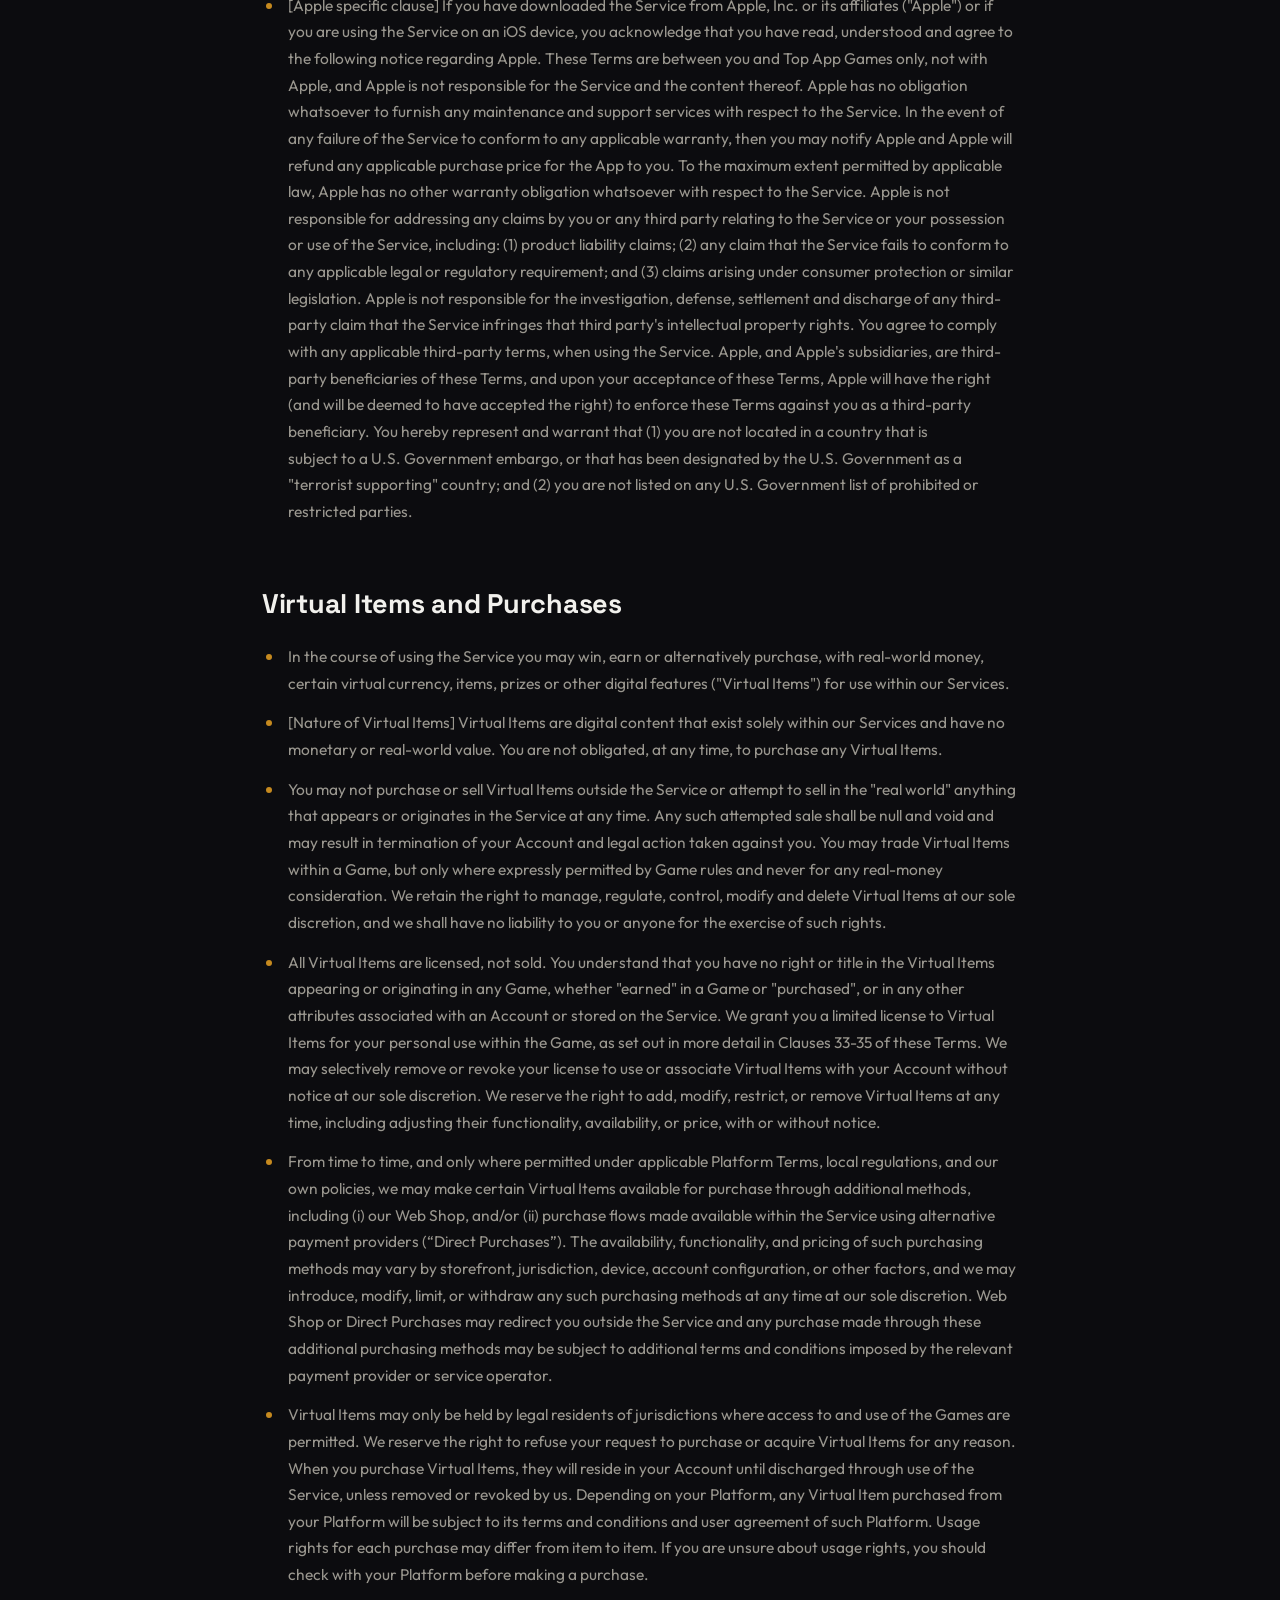
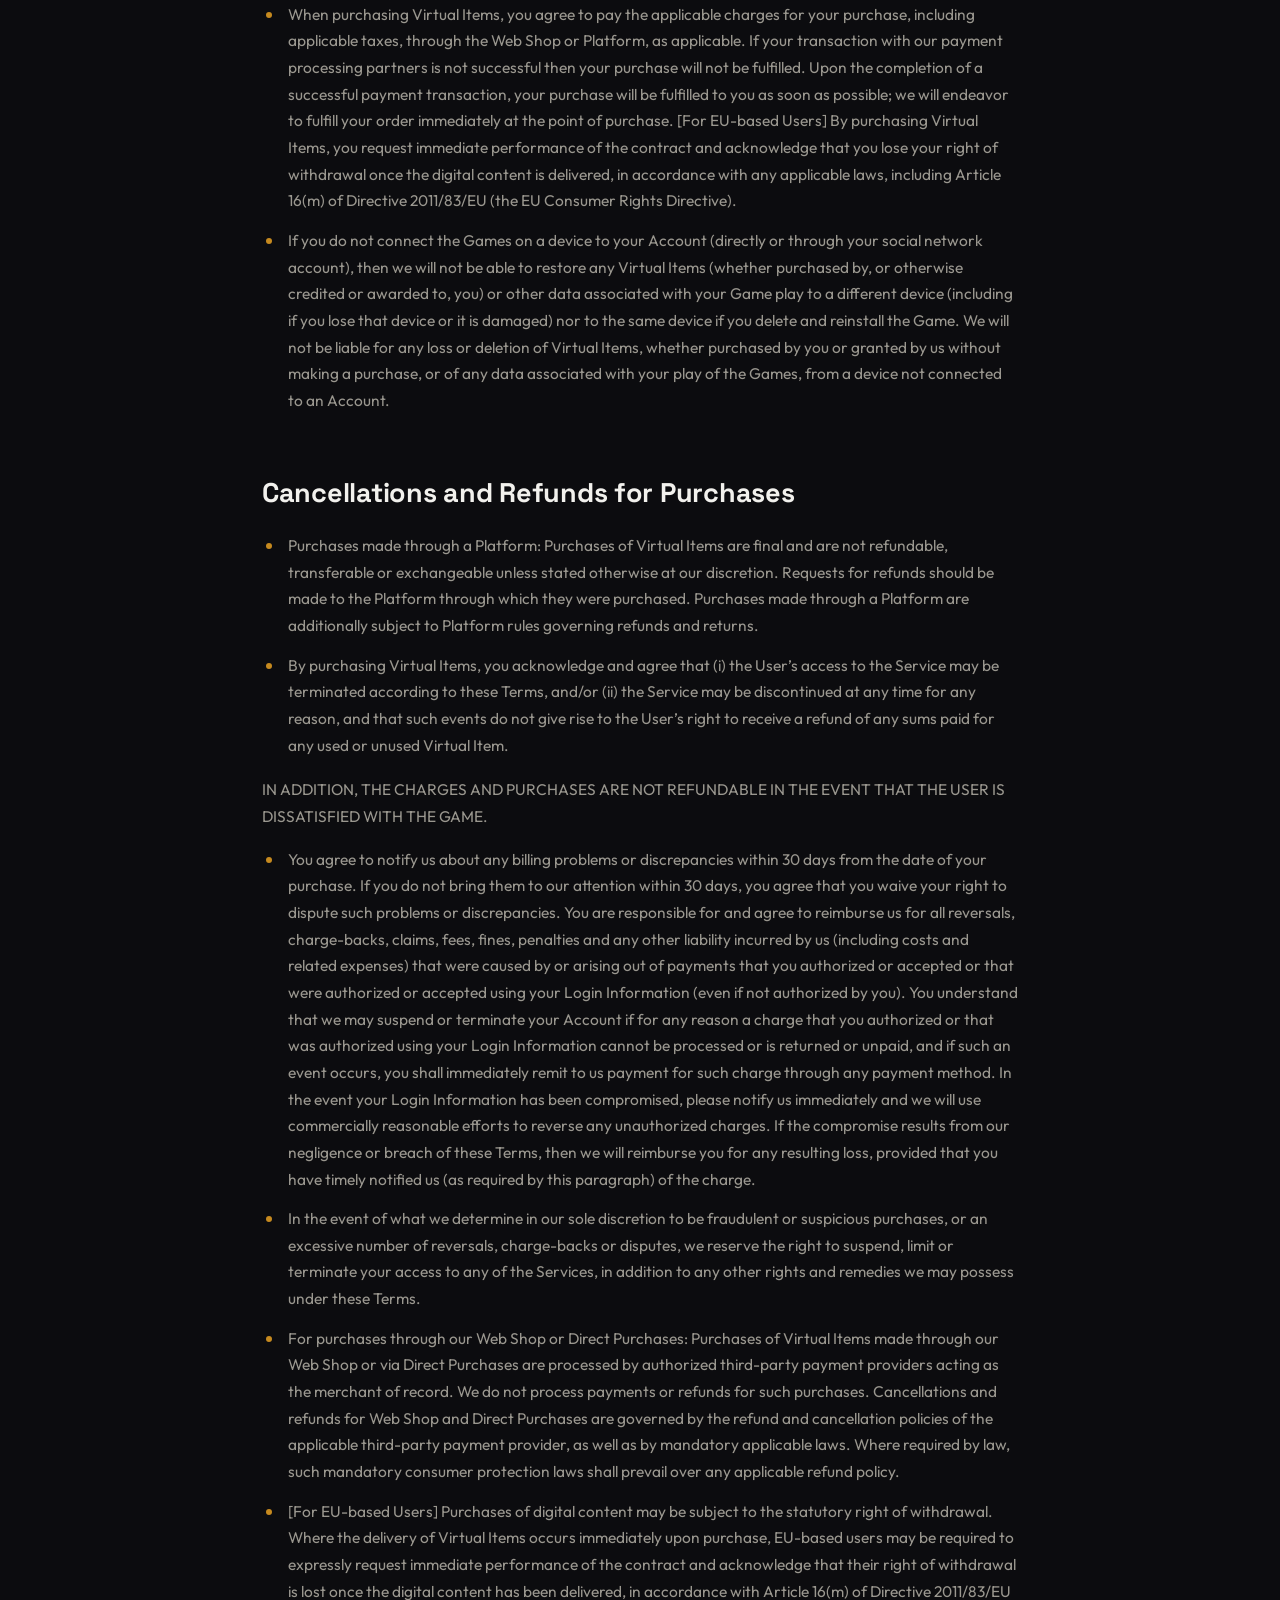
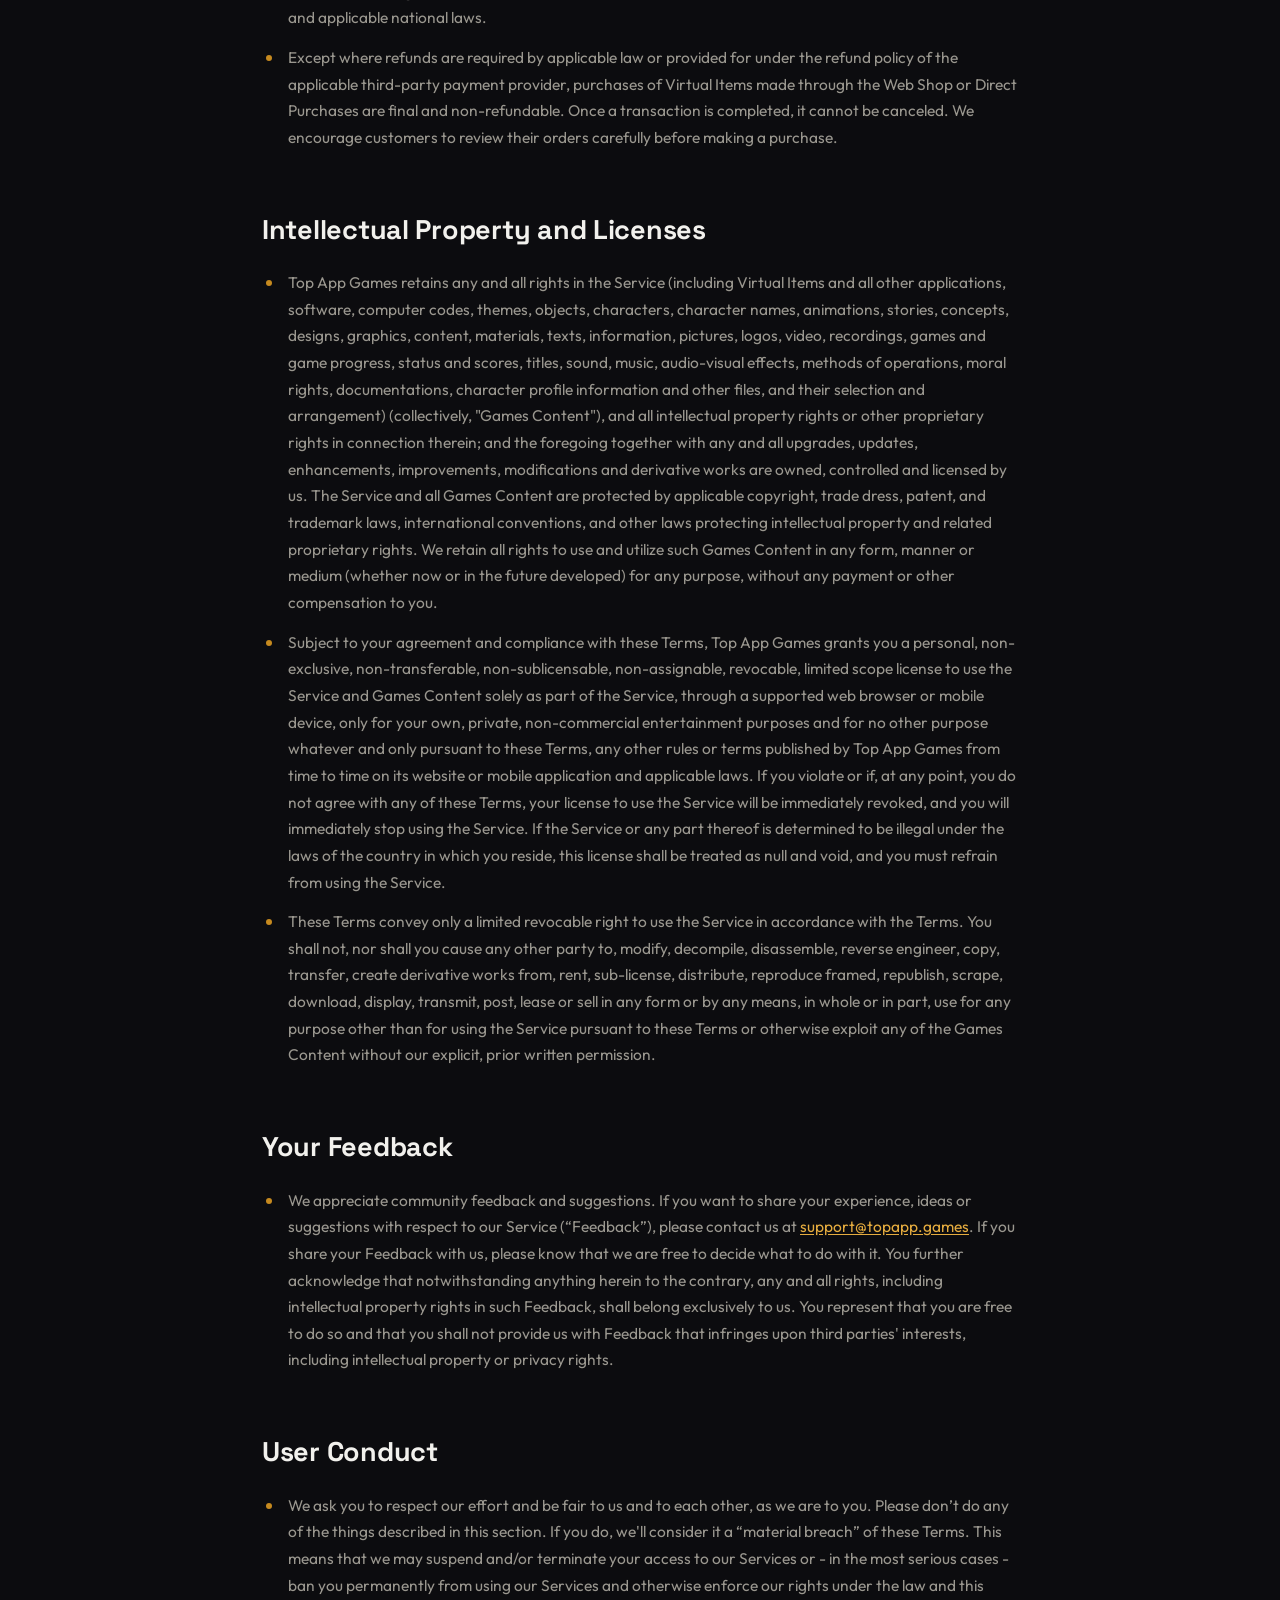
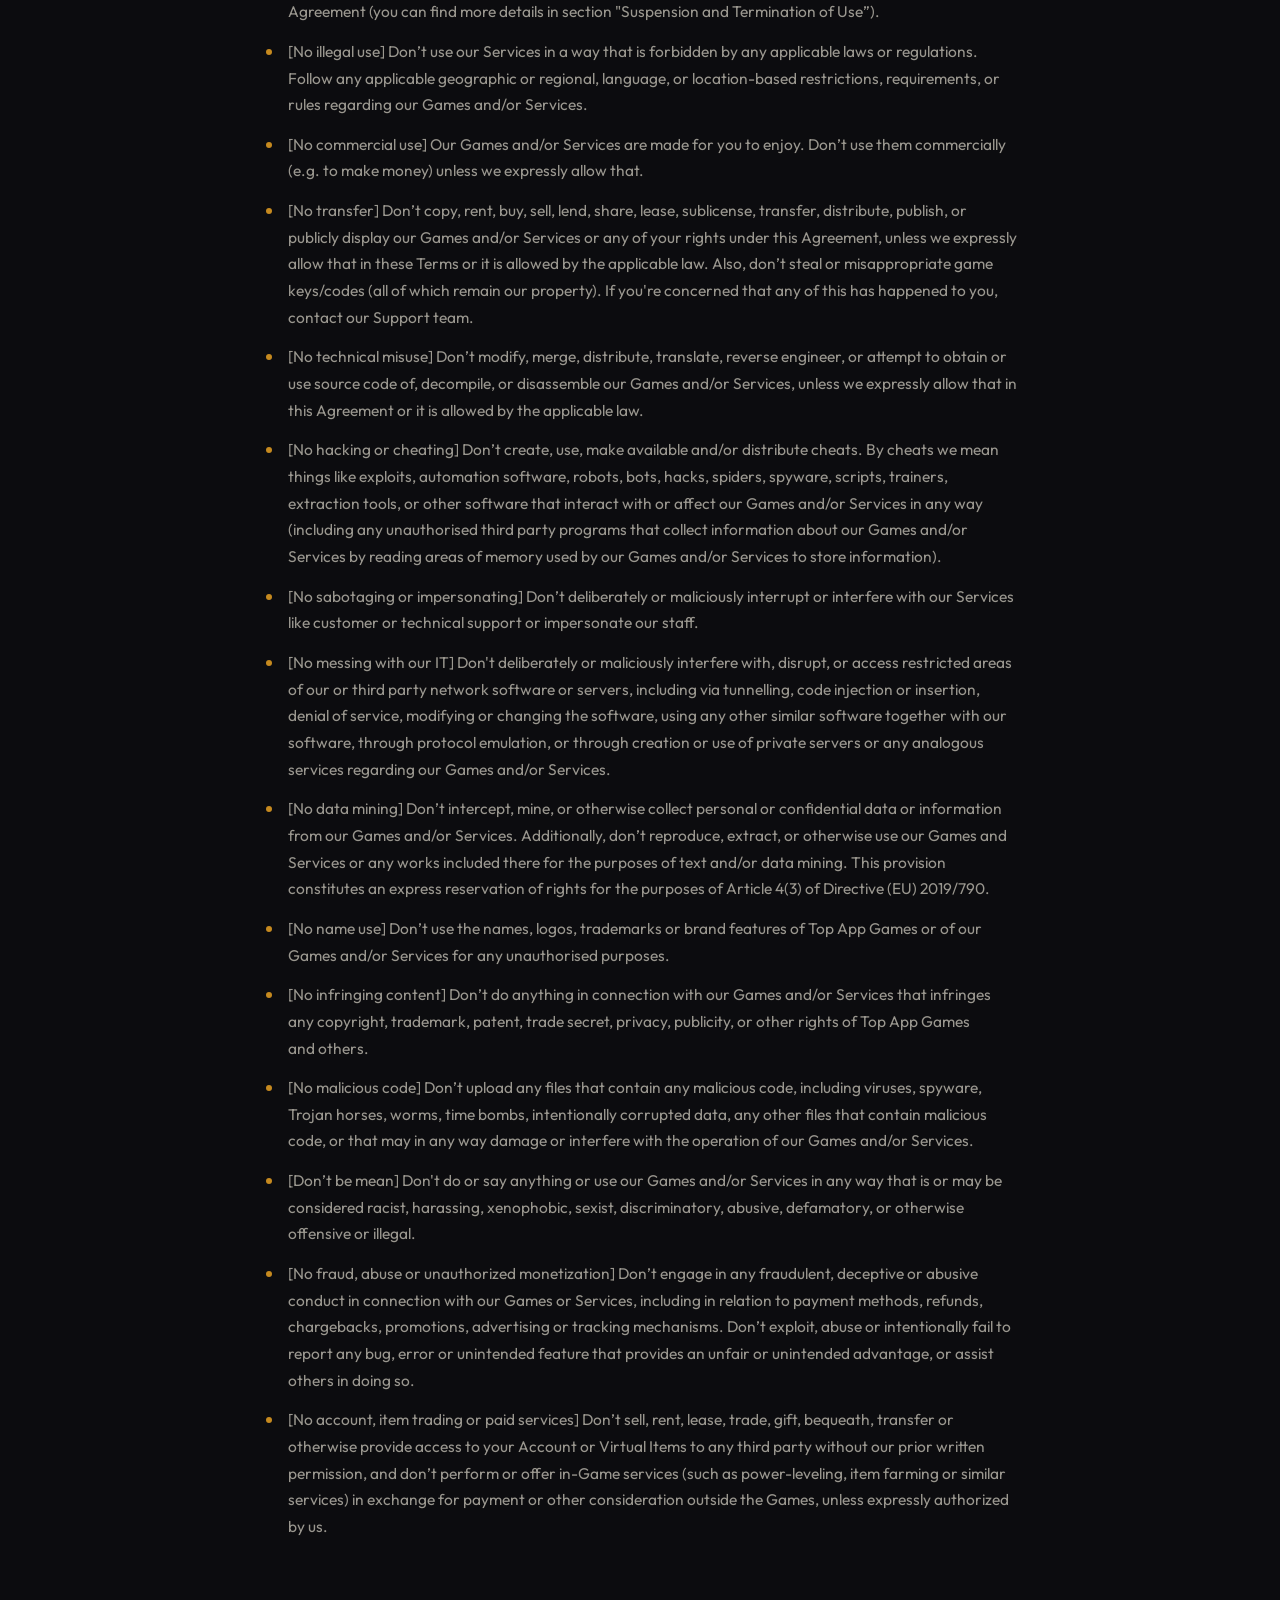
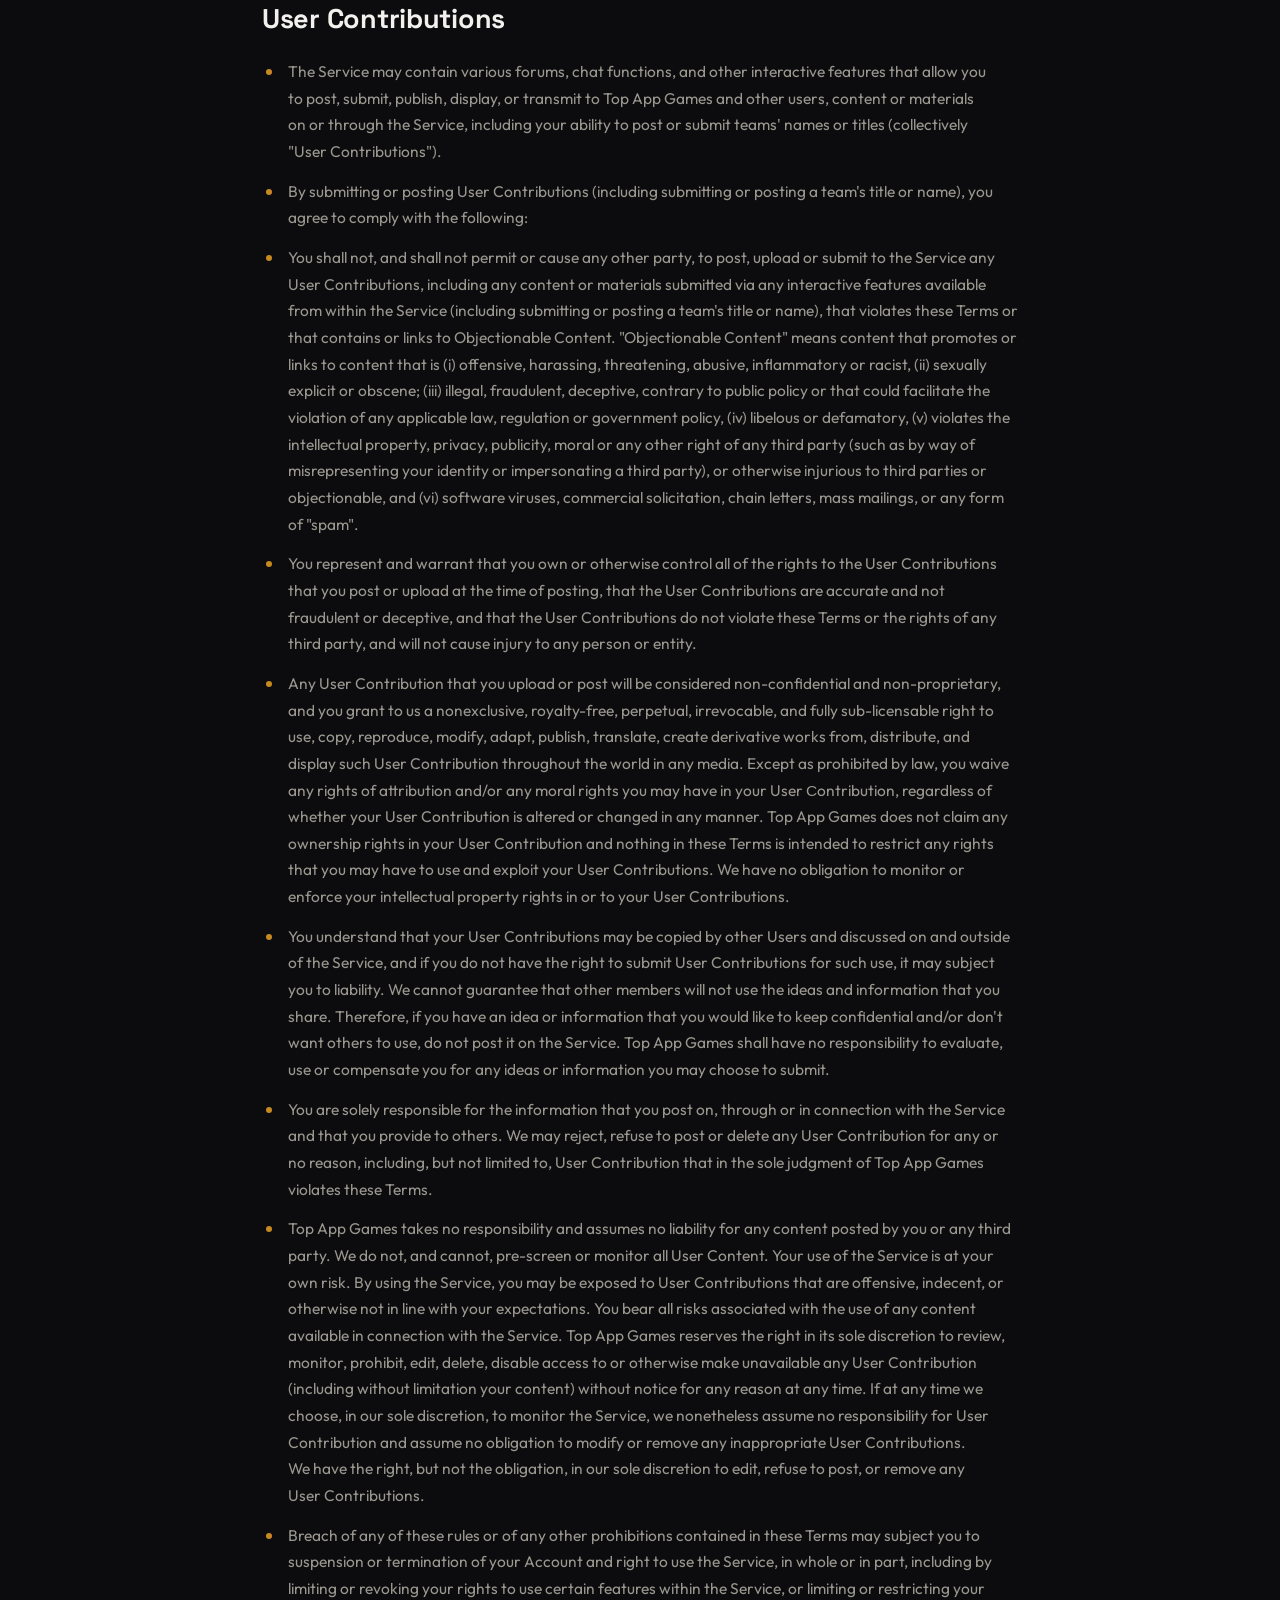
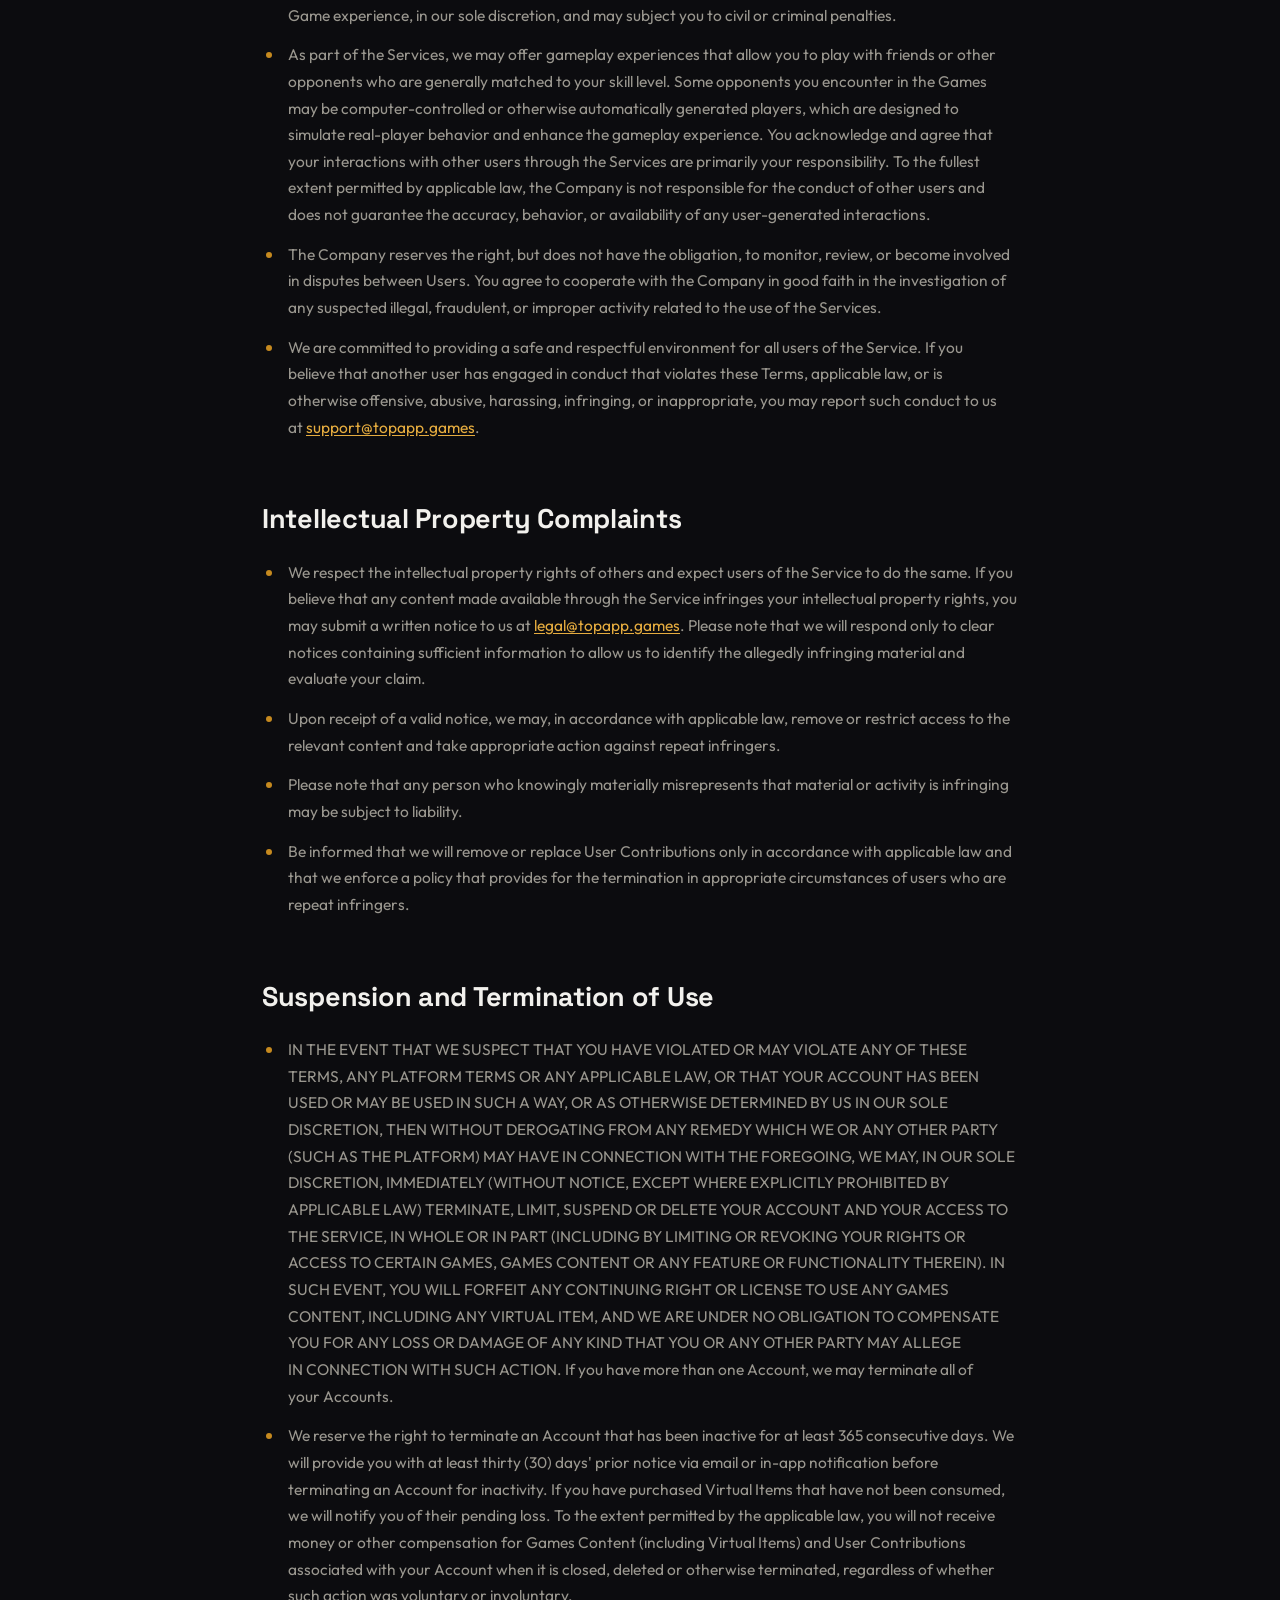
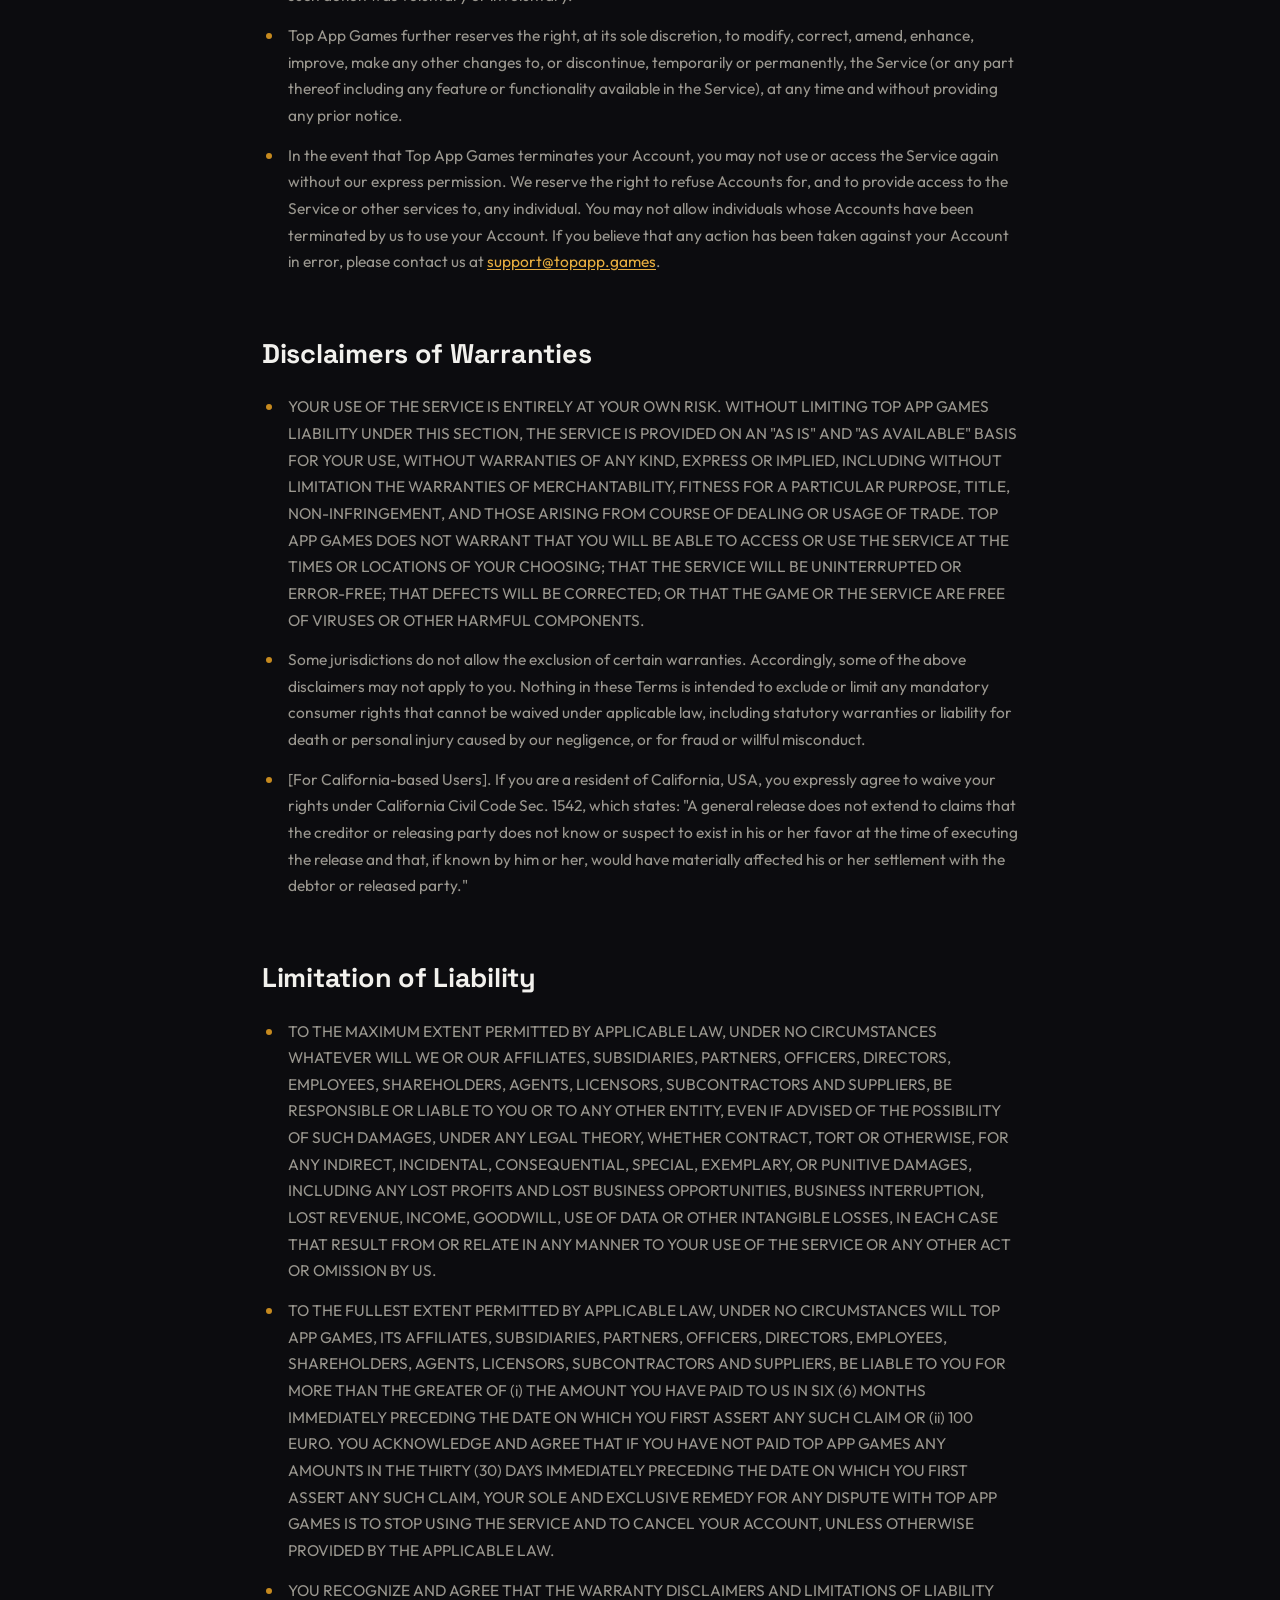
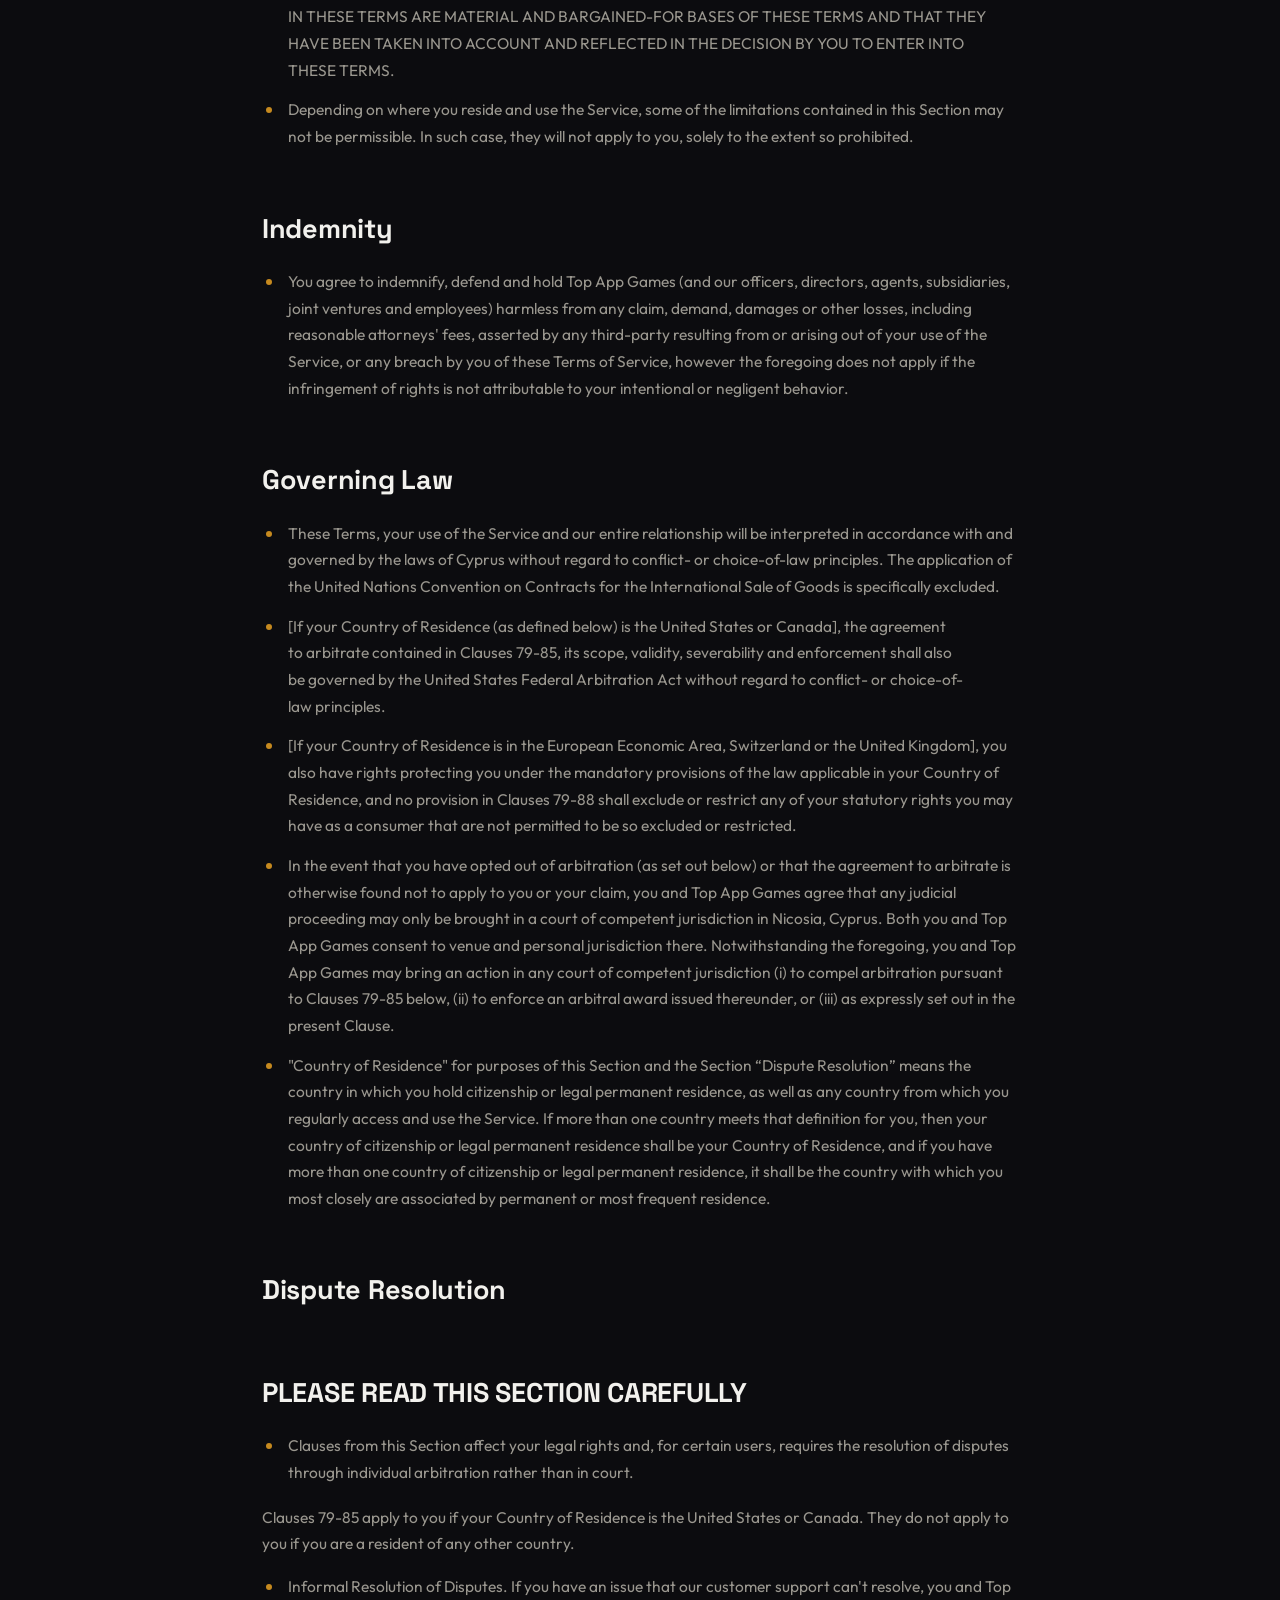
<file: user-agreement.html>
<!DOCTYPE html>
<html lang="en" data-motion="full">
<head>
<meta charset="UTF-8" />
<meta name="viewport" content="width=device-width, initial-scale=1.0" />
<title>User Agreement - TOP APP GAMES</title>
<meta name="description" content="Terms of Use for TOP APP GAMES services and games." />
<link rel="icon" type="image/png" href="assets/favicon.png" />
<link rel="preconnect" href="https://fonts.googleapis.com" />
<link rel="preconnect" href="https://fonts.gstatic.com" crossorigin />
<link href="https://fonts.googleapis.com/css2?family=Space+Grotesk:wght@400;500;600;700&family=Outfit:wght@300;400;500;600;700&display=swap" rel="stylesheet" />
<link rel="stylesheet" href="site/site.css" />
</head>
<body class="legal-page">

<header class="legal-nav">
  <a class="legal-back" href="index.html"><i>&larr;</i> Back to site</a>
  <a class="legal-logo" href="index.html"><img src="assets/logo.webp" alt="TOP APP GAMES" /></a>
</header>

<main class="legal-wrap">
  <div class="legal-head">
    <div class="sec-num">LEGAL</div>
    <h1>Terms of Use</h1>
    <p class="legal-dates">Last updated: March 16, 2026 &middot; In effect from: March 17, 2026</p>
  </div>
  <div class="legal-body">
<h2>First things first</h2>
<ul>
  <li>These Terms of Use (“Terms” or “Agreement”) available at the <a href="https://mergegame.app/en/eula.html" target="_blank" rel="noopener">https://mergegame.app/en/eula.html</a> regulate how you can use our games and other Services that we may offer from time to time. These Terms become a legally binding agreement between you and us from the moment you acquire a license or legal access to our Service, in particular when you buy, receive as a gift, download, install, or start using a Service (whichever is sooner). If you do not agree to these Terms, you may not install, connect to, access or use (or continue to use) the Service.</li>
  <li>“Services” means our games ("Games"), mobile applications and software made available by Top App Games in connection with the Games (“Apps”), web pages, websites and social media pages made available by us in connection with the Games (“Sites”), our online store ("Web Shop"), and the software, information, graphics, content, online services, programs and offers accessible through the Games, Apps, Sites and Web Shop made available by Top App Games on any electronic devices (web, mobile, tablet and any other device).</li>
  <li>By “us” we mean Top App Games Ltd., a limited liability company with its registered address at Andrea Miaouli, 52, Flat/Office 101, Lakatamia, 2320 Nicosia, Cyprus, its subsidiaries and affiliates. Our contact email is <a href="mailto:admin@topapp.games">admin@topapp.games</a>. We’ll also refer to ourselves collectively as “we”, “Top App Games” or, well, “ourselves”.</li>
  <li>We may refer to you as “User” as well.</li>
  <li>Please review the Terms carefully. They include a provision waiving the right to pursue any class, group or representative claim and requiring you to pursue certain disputes through individual arbitration unless you opt-out within the specified time frame. See Clauses 75-90 for more information.</li>
  <li>YOU MAY NOT USE SERVICES IF YOU (1) DON’T AGREE TO THIS AGREEMENT, (2) ARE NOT AT LEAST 16 YEARS OF AGE OR OF LEGAL AGE TO FORM A BINDING AGREEMENT OR DON’T HAVE PARENTAL AUTHORIZATION TO USE OUR GAMES AND/OR SERVICES, OR (3) ARE PROHIBITED FROM ACCESSING OR USING OUR SERVICES BY APPLICABLE LAW.</li>
  <li>THE SERVICE IS STRICTLY FOR AMUSEMENT PURPOSES ONLY. THE SERVICE DOES NOT OFFER REAL MONEY GAMBLING OR AN OPPORTUNITY TO WIN REAL MONEY OR PRIZES. NO ACTUAL MONEY OR ANYTHING OF VALUE CAN BE WON PLAYING THE GAMES, AND NO ACTUAL MONEY IS REQUIRED TO PLAY.</li>
  <li>Your use of the Services may also be subject to additional terms, policies, or guidelines published by Top App Games, including our Privacy Policy, User Content Rules (Exhibit I to this Terms), and any in-game rules or community standards, which may be incorporated into these Terms by reference. By using the Services, you acknowledge and agree to comply with them.</li>
</ul>
<h2>Eligibility</h2>
<ul>
  <li>Our Services are available to individuals who are sixteen (16) years of age and over or the age of legal capacity in your jurisdiction (whichever is greater).</li>
  <li>IF YOU ARE UNDER THE AGE OF LEGAL CAPACITY (A “MINOR”) IN YOUR JURISDICTION OR STATE OF RESIDENCE, BEFORE ACCESSING OR USING THE SERVICE, YOUR PARENT OR LEGAL GUARDIAN MUST READ AND CONSENT TO THESE TERMS. BY PERMITTING A MINOR TO ACCESS OR USE THE SERVICE, A MINOR’S PARENT OR GUARDIAN BECOMES SUBJECT TO THE TERMS AND AGREES TO BE RESPONSIBLE FOR ALL OF THE MINOR’S ACTIVITIES ON THE SERVICE, INCLUDING THE PURCHASE OF ANY VIRTUAL ITEMS (AS DEFINED BELOW).</li>
  <li>We reserve the right to request proof of age at any stage. We may block or request parental consent if we suspect you are under the applicable age.</li>
  <li>By using the Service, you represent that you possess the legal authority to enter into these Terms and to form a binding agreement under any applicable law, to use the Service in accordance with these Terms, and to fully perform your obligations hereunder.</li>
</ul>
<h2>Your Account</h2>
<ul>
  <li>In order to access or use some of the features of the Service, you may be required to create an account with us ("Account"). In some cases you may be asked to provide your credentials (username, password) or by signing in via a third-party tool (e.g., Facebook) (collectively, the "Login Information").</li>
  <li>By creating or linking an Account you agree to:</li>
  <li>keep your Login Information secure and confidential;</li>
  <li>not share your Login Information with anyone else;</li>
  <li>not create an Account using false information or on behalf of another person, including by misrepresenting your age, and</li>
  <li>not sell, rent, license, transfer, or otherwise make your Account or Login Information available to any third party.</li>
  <li>You will be responsible for all uses of your Login Information, including any use of your credit card or other payment instrument, purchases, whether or not authorized by you. In the event you become aware of or reasonably suspect any breach of security, including any loss, theft or unauthorized disclosure of your Login Information or unauthorized access to your Account, or otherwise discover security or vulnerability issues related to the Service you must immediately notify us at <a href="mailto:support@topapp.games">support@topapp.games</a> and modify your Login Information. To the maximum extent permitted by applicable law, we will not be liable to you for any loss or damage you may suffer as a result of unauthorized access to your Account and/or use of your Login Information in connection with our Services.</li>
  <li>You must provide accurate and complete information when creating an Account, and to update your information (including any contact information) promptly upon any change.</li>
  <li>We reserve the right to remove or reclaim any username at any time and for any reason, including in case of claims by a third party that a username violates any third party's rights or otherwise violate these Terms. We also reserve the right to take other actions in connection with your Account when necessary to investigate or resolve technical issues or other problems related to the Service.</li>
  <li>If you wish to remove the Games from your device, you can uninstall them. If you wish to terminate or close your Account, you may do so by contacting us at <a href="mailto:support@topapp.games">support@topapp.games</a> or via “Delete Account” option within the Games’ settings. Your Account will be terminated and removed within a reasonable timeframe following our receipt of your written request, and from the date of termination you will no longer be able to access your Account, including any Virtual Items or other Games Content (both terms as defined below) associated therewith.</li>
</ul>
<h2>Platform Provider Rules</h2>
<ul>
  <li>In the event that you are using the Service through a third-party website or application, social network, platform or store (e.g. App Store or Google Play) ("Platform"), you must comply with the terms of use or services of such Platform ("Platform Terms"), in addition to these Terms, and the Platform's privacy policy will apply to any of your interactions with the Platform. The Platform Terms are incorporated into these Terms by reference such that a violation by you of the Platform Terms shall be deemed a violation of these Terms. In the event of a conflict between these Terms and the Platform Terms, the Platform Terms shall control solely to the extent the conflict relates to the rights or obligations of the Platform and not of us.</li>
  <li>[Apple specific clause] If you have downloaded the Service from Apple, Inc. or its affiliates ("Apple") or if you are using the Service on an iOS device, you acknowledge that you have read, understood and agree to the following notice regarding Apple. These Terms are between you and Top App Games only, not with Apple, and Apple is not responsible for the Service and the content thereof. Apple has no obligation whatsoever to furnish any maintenance and support services with respect to the Service. In the event of any failure of the Service to conform to any applicable warranty, then you may notify Apple and Apple will refund any applicable purchase price for the App to you. To the maximum extent permitted by applicable law, Apple has no other warranty obligation whatsoever with respect to the Service. Apple is not responsible for addressing any claims by you or any third party relating to the Service or your possession or use of the Service, including: (1) product liability claims; (2) any claim that the Service fails to conform to any applicable legal or regulatory requirement; and (3) claims arising under consumer protection or similar legislation. Apple is not responsible for the investigation, defense, settlement and discharge of any third-party claim that the Service infringes that third party's intellectual property rights. You agree to comply with any applicable third-party terms, when using the Service. Apple, and Apple's subsidiaries, are third-party beneficiaries of these Terms, and upon your acceptance of these Terms, Apple will have the right (and will be deemed to have accepted the right) to enforce these Terms against you as a third-party beneficiary. You hereby represent and warrant that (1) you are not located in a country that is subject to a U.S. Government embargo, or that has been designated by the U.S. Government as a "terrorist supporting" country; and (2) you are not listed on any U.S. Government list of prohibited or restricted parties.</li>
</ul>
<h2>Virtual Items and Purchases</h2>
<ul>
  <li>In the course of using the Service you may win, earn or alternatively purchase, with real-world money, certain virtual currency, items, prizes or other digital features ("Virtual Items") for use within our Services.</li>
  <li>[Nature of Virtual Items] Virtual Items are digital content that exist solely within our Services and have no monetary or real-world value. You are not obligated, at any time, to purchase any Virtual Items.</li>
  <li>You may not purchase or sell Virtual Items outside the Service or attempt to sell in the "real world" anything that appears or originates in the Service at any time. Any such attempted sale shall be null and void and may result in termination of your Account and legal action taken against you. You may trade Virtual Items within a Game, but only where expressly permitted by Game rules and never for any real-money consideration. We retain the right to manage, regulate, control, modify and delete Virtual Items at our sole discretion, and we shall have no liability to you or anyone for the exercise of such rights.</li>
  <li>All Virtual Items are licensed, not sold. You understand that you have no right or title in the Virtual Items appearing or originating in any Game, whether "earned" in a Game or "purchased", or in any other attributes associated with an Account or stored on the Service. We grant you a limited license to Virtual Items for your personal use within the Game, as set out in more detail in Clauses 33-35 of these Terms. We may selectively remove or revoke your license to use or associate Virtual Items with your Account without notice at our sole discretion. We reserve the right to add, modify, restrict, or remove Virtual Items at any time, including adjusting their functionality, availability, or price, with or without notice.</li>
  <li>From time to time, and only where permitted under applicable Platform Terms, local regulations, and our own policies, we may make certain Virtual Items available for purchase through additional methods, including (i) our Web Shop, and/or (ii) purchase flows made available within the Service using alternative payment providers (“Direct Purchases”). The availability, functionality, and pricing of such purchasing methods may vary by storefront, jurisdiction, device, account configuration, or other factors, and we may introduce, modify, limit, or withdraw any such purchasing methods at any time at our sole discretion. Web Shop or Direct Purchases may redirect you outside the Service and any purchase made through these additional purchasing methods may be subject to additional terms and conditions imposed by the relevant payment provider or service operator.</li>
  <li>Virtual Items may only be held by legal residents of jurisdictions where access to and use of the Games are permitted. We reserve the right to refuse your request to purchase or acquire Virtual Items for any reason. When you purchase Virtual Items, they will reside in your Account until discharged through use of the Service, unless removed or revoked by us. Depending on your Platform, any Virtual Item purchased from your Platform will be subject to its terms and conditions and user agreement of such Platform. Usage rights for each purchase may differ from item to item. If you are unsure about usage rights, you should check with your Platform before making a purchase.</li>
  <li>When purchasing Virtual Items, you agree to pay the applicable charges for your purchase, including applicable taxes, through the Web Shop or Platform, as applicable. If your transaction with our payment processing partners is not successful then your purchase will not be fulfilled. Upon the completion of a successful payment transaction, your purchase will be fulfilled to you as soon as possible; we will endeavor to fulfill your order immediately at the point of purchase. [For EU-based Users] By purchasing Virtual Items, you request immediate performance of the contract and acknowledge that you lose your right of withdrawal once the digital content is delivered, in accordance with any applicable laws, including Article 16(m) of Directive 2011/83/EU (the EU Consumer Rights Directive).</li>
  <li>If you do not connect the Games on a device to your Account (directly or through your social network account), then we will not be able to restore any Virtual Items (whether purchased by, or otherwise credited or awarded to, you) or other data associated with your Game play to a different device (including if you lose that device or it is damaged) nor to the same device if you delete and reinstall the Game. We will not be liable for any loss or deletion of Virtual Items, whether purchased by you or granted by us without making a purchase, or of any data associated with your play of the Games, from a device not connected to an Account.</li>
</ul>
<h2>Cancellations and Refunds for Purchases</h2>
<ul>
  <li>Purchases made through a Platform: Purchases of Virtual Items are final and are not refundable, transferable or exchangeable unless stated otherwise at our discretion. Requests for refunds should be made to the Platform through which they were purchased. Purchases made through a Platform are additionally subject to Platform rules governing refunds and returns.</li>
  <li>By purchasing Virtual Items, you acknowledge and agree that (i) the User’s access to the Service may be terminated according to these Terms, and/or (ii) the Service may be discontinued at any time for any reason, and that such events do not give rise to the User’s right to receive a refund of any sums paid for any used or unused Virtual Item.</li>
</ul>
<p>IN ADDITION, THE CHARGES AND PURCHASES ARE NOT REFUNDABLE IN THE EVENT THAT THE USER IS DISSATISFIED WITH THE GAME.</p>
<ul>
  <li>You agree to notify us about any billing problems or discrepancies within 30 days from the date of your purchase. If you do not bring them to our attention within 30 days, you agree that you waive your right to dispute such problems or discrepancies. You are responsible for and agree to reimburse us for all reversals, charge-backs, claims, fees, fines, penalties and any other liability incurred by us (including costs and related expenses) that were caused by or arising out of payments that you authorized or accepted or that were authorized or accepted using your Login Information (even if not authorized by you). You understand that we may suspend or terminate your Account if for any reason a charge that you authorized or that was authorized using your Login Information cannot be processed or is returned or unpaid, and if such an event occurs, you shall immediately remit to us payment for such charge through any payment method. In the event your Login Information has been compromised, please notify us immediately and we will use commercially reasonable efforts to reverse any unauthorized charges. If the compromise results from our negligence or breach of these Terms, then we will reimburse you for any resulting loss, provided that you have timely notified us (as required by this paragraph) of the charge.</li>
  <li>In the event of what we determine in our sole discretion to be fraudulent or suspicious purchases, or an excessive number of reversals, charge-backs or disputes, we reserve the right to suspend, limit or terminate your access to any of the Services, in addition to any other rights and remedies we may possess under these Terms.</li>
  <li>For purchases through our Web Shop or Direct Purchases: Purchases of Virtual Items made through our Web Shop or via Direct Purchases are processed by authorized third-party payment providers acting as the merchant of record. We do not process payments or refunds for such purchases. Cancellations and refunds for Web Shop and Direct Purchases are governed by the refund and cancellation policies of the applicable third-party payment provider, as well as by mandatory applicable laws. Where required by law, such mandatory consumer protection laws shall prevail over any applicable refund policy.</li>
  <li>[For EU-based Users] Purchases of digital content may be subject to the statutory right of withdrawal. Where the delivery of Virtual Items occurs immediately upon purchase, EU-based users may be required to expressly request immediate performance of the contract and acknowledge that their right of withdrawal is lost once the digital content has been delivered, in accordance with Article 16(m) of Directive 2011/83/EU and applicable national laws.</li>
  <li>Except where refunds are required by applicable law or provided for under the refund policy of the applicable third-party payment provider, purchases of Virtual Items made through the Web Shop or Direct Purchases are final and non-refundable. Once a transaction is completed, it cannot be canceled. We encourage customers to review their orders carefully before making a purchase.</li>
</ul>
<h2>Intellectual Property and Licenses</h2>
<ul>
  <li>Top App Games retains any and all rights in the Service (including Virtual Items and all other applications, software, computer codes, themes, objects, characters, character names, animations, stories, concepts, designs, graphics, content, materials, texts, information, pictures, logos, video, recordings, games and game progress, status and scores, titles, sound, music, audio-visual effects, methods of operations, moral rights, documentations, character profile information and other files, and their selection and arrangement) (collectively, "Games Content"), and all intellectual property rights or other proprietary rights in connection therein; and the foregoing together with any and all upgrades, updates, enhancements, improvements, modifications and derivative works are owned, controlled and licensed by us. The Service and all Games Content are protected by applicable copyright, trade dress, patent, and trademark laws, international conventions, and other laws protecting intellectual property and related proprietary rights. We retain all rights to use and utilize such Games Content in any form, manner or medium (whether now or in the future developed) for any purpose, without any payment or other compensation to you.</li>
  <li>Subject to your agreement and compliance with these Terms, Top App Games grants you a personal, non-exclusive, non-transferable, non-sublicensable, non-assignable, revocable, limited scope license to use the Service and Games Content solely as part of the Service, through a supported web browser or mobile device, only for your own, private, non-commercial entertainment purposes and for no other purpose whatever and only pursuant to these Terms, any other rules or terms published by Top App Games from time to time on its website or mobile application and applicable laws. If you violate or if, at any point, you do not agree with any of these Terms, your license to use the Service will be immediately revoked, and you will immediately stop using the Service. If the Service or any part thereof is determined to be illegal under the laws of the country in which you reside, this license shall be treated as null and void, and you must refrain from using the Service.</li>
  <li>These Terms convey only a limited revocable right to use the Service in accordance with the Terms. You shall not, nor shall you cause any other party to, modify, decompile, disassemble, reverse engineer, copy, transfer, create derivative works from, rent, sub-license, distribute, reproduce framed, republish, scrape, download, display, transmit, post, lease or sell in any form or by any means, in whole or in part, use for any purpose other than for using the Service pursuant to these Terms or otherwise exploit any of the Games Content without our explicit, prior written permission.</li>
</ul>
<h2>Your Feedback</h2>
<ul>
  <li>We appreciate community feedback and suggestions. If you want to share your experience, ideas or suggestions with respect to our Service (“Feedback”), please contact us at <a href="mailto:support@topapp.games">support@topapp.games</a>. If you share your Feedback with us, please know that we are free to decide what to do with it. You further acknowledge that notwithstanding anything herein to the contrary, any and all rights, including intellectual property rights in such Feedback, shall belong exclusively to us. You represent that you are free to do so and that you shall not provide us with Feedback that infringes upon third parties' interests, including intellectual property or privacy rights.</li>
</ul>
<h2>User Conduct</h2>
<ul>
  <li>We ask you to respect our effort and be fair to us and to each other, as we are to you. Please don’t do any of the things described in this section. If you do, we'll consider it a “material breach” of these Terms. This means that we may suspend and/or terminate your access to our Services or - in the most serious cases - ban you permanently from using our Services and otherwise enforce our rights under the law and this Agreement (you can find more details in section "Suspension and Termination of Use”).</li>
  <li>[No illegal use] Don’t use our Services in a way that is forbidden by any applicable laws or regulations. Follow any applicable geographic or regional, language, or location-based restrictions, requirements, or rules regarding our Games and/or Services.</li>
  <li>[No commercial use] Our Games and/or Services are made for you to enjoy. Don’t use them commercially (e.g. to make money) unless we expressly allow that.</li>
  <li>[No transfer] Don’t copy, rent, buy, sell, lend, share, lease, sublicense, transfer, distribute, publish, or publicly display our Games and/or Services or any of your rights under this Agreement, unless we expressly allow that in these Terms or it is allowed by the applicable law. Also, don’t steal or misappropriate game keys/codes (all of which remain our property). If you're concerned that any of this has happened to you, contact our Support team.</li>
  <li>[No technical misuse] Don’t modify, merge, distribute, translate, reverse engineer, or attempt to obtain or use source code of, decompile, or disassemble our Games and/or Services, unless we expressly allow that in this Agreement or it is allowed by the applicable law.</li>
  <li>[No hacking or cheating] Don’t create, use, make available and/or distribute cheats. By cheats we mean things like exploits, automation software, robots, bots, hacks, spiders, spyware, scripts, trainers, extraction tools, or other software that interact with or affect our Games and/or Services in any way (including any unauthorised third party programs that collect information about our Games and/or Services by reading areas of memory used by our Games and/or Services to store information).</li>
  <li>[No sabotaging or impersonating] Don’t deliberately or maliciously interrupt or interfere with our Services like customer or technical support or impersonate our staff.</li>
  <li>[No messing with our IT] Don't deliberately or maliciously interfere with, disrupt, or access restricted areas of our or third party network software or servers, including via tunnelling, code injection or insertion, denial of service, modifying or changing the software, using any other similar software together with our software, through protocol emulation, or through creation or use of private servers or any analogous services regarding our Games and/or Services.</li>
  <li>[No data mining] Don’t intercept, mine, or otherwise collect personal or confidential data or information from our Games and/or Services. Additionally, don’t reproduce, extract, or otherwise use our Games and Services or any works included there for the purposes of text and/or data mining. This provision constitutes an express reservation of rights for the purposes of Article 4(3) of Directive (EU) 2019/790.</li>
  <li>[No name use] Don’t use the names, logos, trademarks or brand features of Top App Games or of our Games and/or Services for any unauthorised purposes.</li>
  <li>[No infringing content] Don’t do anything in connection with our Games and/or Services that infringes any copyright, trademark, patent, trade secret, privacy, publicity, or other rights of Top App Games and others.</li>
  <li>[No malicious code] Don’t upload any files that contain any malicious code, including viruses, spyware, Trojan horses, worms, time bombs, intentionally corrupted data, any other files that contain malicious code, or that may in any way damage or interfere with the operation of our Games and/or Services.</li>
  <li>[Don’t be mean] Don't do or say anything or use our Games and/or Services in any way that is or may be considered racist, harassing, xenophobic, sexist, discriminatory, abusive, defamatory, or otherwise offensive or illegal.</li>
  <li>[No fraud, abuse or unauthorized monetization] Don’t engage in any fraudulent, deceptive or abusive conduct in connection with our Games or Services, including in relation to payment methods, refunds, chargebacks, promotions, advertising or tracking mechanisms. Don’t exploit, abuse or intentionally fail to report any bug, error or unintended feature that provides an unfair or unintended advantage, or assist others in doing so.</li>
  <li>[No account, item trading or paid services] Don’t sell, rent, lease, trade, gift, bequeath, transfer or otherwise provide access to your Account or Virtual Items to any third party without our prior written permission, and don’t perform or offer in-Game services (such as power-leveling, item farming or similar services) in exchange for payment or other consideration outside the Games, unless expressly authorized by us.</li>
</ul>
<h2>User Contributions</h2>
<ul>
  <li>The Service may contain various forums, chat functions, and other interactive features that allow you to post, submit, publish, display, or transmit to Top App Games and other users, content or materials on or through the Service, including your ability to post or submit teams' names or titles (collectively "User Contributions").</li>
  <li>By submitting or posting User Contributions (including submitting or posting a team's title or name), you agree to comply with the following:</li>
  <li>You shall not, and shall not permit or cause any other party, to post, upload or submit to the Service any User Contributions, including any content or materials submitted via any interactive features available from within the Service (including submitting or posting a team's title or name), that violates these Terms or that contains or links to Objectionable Content. "Objectionable Content" means content that promotes or links to content that is (i) offensive, harassing, threatening, abusive, inflammatory or racist, (ii) sexually explicit or obscene; (iii) illegal, fraudulent, deceptive, contrary to public policy or that could facilitate the violation of any applicable law, regulation or government policy, (iv) libelous or defamatory, (v) violates the intellectual property, privacy, publicity, moral or any other right of any third party (such as by way of misrepresenting your identity or impersonating a third party), or otherwise injurious to third parties or objectionable, and (vi) software viruses, commercial solicitation, chain letters, mass mailings, or any form of "spam".</li>
  <li>You represent and warrant that you own or otherwise control all of the rights to the User Contributions that you post or upload at the time of posting, that the User Contributions are accurate and not fraudulent or deceptive, and that the User Contributions do not violate these Terms or the rights of any third party, and will not cause injury to any person or entity.</li>
  <li>Any User Contribution that you upload or post will be considered non-confidential and non-proprietary, and you grant to us a nonexclusive, royalty-free, perpetual, irrevocable, and fully sub-licensable right to use, copy, reproduce, modify, adapt, publish, translate, create derivative works from, distribute, and display such User Contribution throughout the world in any media. Except as prohibited by law, you waive any rights of attribution and/or any moral rights you may have in your User Сontribution, regardless of whether your User Contribution is altered or changed in any manner. Top App Games does not claim any ownership rights in your User Contribution and nothing in these Terms is intended to restrict any rights that you may have to use and exploit your User Contributions. We have no obligation to monitor or enforce your intellectual property rights in or to your User Contributions.</li>
  <li>You understand that your User Contributions may be copied by other Users and discussed on and outside of the Service, and if you do not have the right to submit User Contributions for such use, it may subject you to liability. We cannot guarantee that other members will not use the ideas and information that you share. Therefore, if you have an idea or information that you would like to keep confidential and/or don't want others to use, do not post it on the Service. Top App Games shall have no responsibility to evaluate, use or compensate you for any ideas or information you may choose to submit.</li>
  <li>You are solely responsible for the information that you post on, through or in connection with the Service and that you provide to others. We may reject, refuse to post or delete any User Contribution for any or no reason, including, but not limited to, User Contribution that in the sole judgment of Top App Games violates these Terms.</li>
  <li>Top App Games takes no responsibility and assumes no liability for any content posted by you or any third party. We do not, and cannot, pre-screen or monitor all User Content. Your use of the Service is at your own risk. By using the Service, you may be exposed to User Contributions that are offensive, indecent, or otherwise not in line with your expectations. You bear all risks associated with the use of any content available in connection with the Service. Top App Games reserves the right in its sole discretion to review, monitor, prohibit, edit, delete, disable access to or otherwise make unavailable any User Contribution (including without limitation your content) without notice for any reason at any time. If at any time we choose, in our sole discretion, to monitor the Service, we nonetheless assume no responsibility for User Contribution and assume no obligation to modify or remove any inappropriate User Contributions. We have the right, but not the obligation, in our sole discretion to edit, refuse to post, or remove any User Contributions.</li>
  <li>Breach of any of these rules or of any other prohibitions contained in these Terms may subject you to suspension or termination of your Account and right to use the Service, in whole or in part, including by limiting or revoking your rights to use certain features within the Service, or limiting or restricting your Game experience, in our sole discretion, and may subject you to civil or criminal penalties.</li>
  <li>As part of the Services, we may offer gameplay experiences that allow you to play with friends or other opponents who are generally matched to your skill level. Some opponents you encounter in the Games may be computer-controlled or otherwise automatically generated players, which are designed to simulate real-player behavior and enhance the gameplay experience. You acknowledge and agree that your interactions with other users through the Services are primarily your responsibility. To the fullest extent permitted by applicable law, the Company is not responsible for the conduct of other users and does not guarantee the accuracy, behavior, or availability of any user-generated interactions.</li>
  <li>The Company reserves the right, but does not have the obligation, to monitor, review, or become involved in disputes between Users. You agree to cooperate with the Company in good faith in the investigation of any suspected illegal, fraudulent, or improper activity related to the use of the Services.</li>
  <li>We are committed to providing a safe and respectful environment for all users of the Service. If you believe that another user has engaged in conduct that violates these Terms, applicable law, or is otherwise offensive, abusive, harassing, infringing, or inappropriate, you may report such conduct to us at <a href="mailto:support@topapp.games">support@topapp.games</a>.</li>
</ul>
<h2>Intellectual Property Complaints</h2>
<ul>
  <li>We respect the intellectual property rights of others and expect users of the Service to do the same. If you believe that any content made available through the Service infringes your intellectual property rights, you may submit a written notice to us at <a href="mailto:legal@topapp.games">legal@topapp.games</a>. Please note that we will respond only to clear notices containing sufficient information to allow us to identify the allegedly infringing material and evaluate your claim.</li>
  <li>Upon receipt of a valid notice, we may, in accordance with applicable law, remove or restrict access to the relevant content and take appropriate action against repeat infringers.</li>
  <li>Please note that any person who knowingly materially misrepresents that material or activity is infringing may be subject to liability.</li>
  <li>Be informed that we will remove or replace User Contributions only in accordance with applicable law and that we enforce a policy that provides for the termination in appropriate circumstances of users who are repeat infringers.</li>
</ul>
<h2>Suspension and Termination of Use</h2>
<ul>
  <li>IN THE EVENT THAT WE SUSPECT THAT YOU HAVE VIOLATED OR MAY VIOLATE ANY OF THESE TERMS, ANY PLATFORM TERMS OR ANY APPLICABLE LAW, OR THAT YOUR ACCOUNT HAS BEEN USED OR MAY BE USED IN SUCH A WAY, OR AS OTHERWISE DETERMINED BY US IN OUR SOLE DISCRETION, THEN WITHOUT DEROGATING FROM ANY REMEDY WHICH WE OR ANY OTHER PARTY (SUCH AS THE PLATFORM) MAY HAVE IN CONNECTION WITH THE FOREGOING, WE MAY, IN OUR SOLE DISCRETION, IMMEDIATELY (WITHOUT NOTICE, EXCEPT WHERE EXPLICITLY PROHIBITED BY APPLICABLE LAW) TERMINATE, LIMIT, SUSPEND OR DELETE YOUR ACCOUNT AND YOUR ACCESS TO THE SERVICE, IN WHOLE OR IN PART (INCLUDING BY LIMITING OR REVOKING YOUR RIGHTS OR ACCESS TO CERTAIN GAMES, GAMES CONTENT OR ANY FEATURE OR FUNCTIONALITY THEREIN). IN SUCH EVENT, YOU WILL FORFEIT ANY CONTINUING RIGHT OR LICENSE TO USE ANY GAMES CONTENT, INCLUDING ANY VIRTUAL ITEM, AND WE ARE UNDER NO OBLIGATION TO COMPENSATE YOU FOR ANY LOSS OR DAMAGE OF ANY KIND THAT YOU OR ANY OTHER PARTY MAY ALLEGE IN CONNECTION WITH SUCH ACTION. If you have more than one Account, we may terminate all of your Accounts.</li>
  <li>We reserve the right to terminate an Account that has been inactive for at least 365 consecutive days. We will provide you with at least thirty (30) days' prior notice via email or in-app notification before terminating an Account for inactivity. If you have purchased Virtual Items that have not been consumed, we will notify you of their pending loss. To the extent permitted by the applicable law, you will not receive money or other compensation for Games Content (including Virtual Items) and User Contributions associated with your Account when it is closed, deleted or otherwise terminated, regardless of whether such action was voluntary or involuntary.</li>
  <li>Top App Games further reserves the right, at its sole discretion, to modify, correct, amend, enhance, improve, make any other changes to, or discontinue, temporarily or permanently, the Service (or any part thereof including any feature or functionality available in the Service), at any time and without providing any prior notice.</li>
  <li>In the event that Top App Games terminates your Account, you may not use or access the Service again without our express permission. We reserve the right to refuse Accounts for, and to provide access to the Service or other services to, any individual. You may not allow individuals whose Accounts have been terminated by us to use your Account. If you believe that any action has been taken against your Account in error, please contact us at <a href="mailto:support@topapp.games">support@topapp.games</a>.</li>
</ul>
<h2>Disclaimers of Warranties</h2>
<ul>
  <li>YOUR USE OF THE SERVICE IS ENTIRELY AT YOUR OWN RISK. WITHOUT LIMITING TOP APP GAMES LIABILITY UNDER THIS SECTION, THE SERVICE IS PROVIDED ON AN "AS IS" AND "AS AVAILABLE" BASIS FOR YOUR USE, WITHOUT WARRANTIES OF ANY KIND, EXPRESS OR IMPLIED, INCLUDING WITHOUT LIMITATION THE WARRANTIES OF MERCHANTABILITY, FITNESS FOR A PARTICULAR PURPOSE, TITLE, NON-INFRINGEMENT, AND THOSE ARISING FROM COURSE OF DEALING OR USAGE OF TRADE. TOP APP GAMES DOES NOT WARRANT THAT YOU WILL BE ABLE TO ACCESS OR USE THE SERVICE AT THE TIMES OR LOCATIONS OF YOUR CHOOSING; THAT THE SERVICE WILL BE UNINTERRUPTED OR ERROR-FREE; THAT DEFECTS WILL BE CORRECTED; OR THAT THE GAME OR THE SERVICE ARE FREE OF VIRUSES OR OTHER HARMFUL COMPONENTS.</li>
  <li>Some jurisdictions do not allow the exclusion of certain warranties. Accordingly, some of the above disclaimers may not apply to you. Nothing in these Terms is intended to exclude or limit any mandatory consumer rights that cannot be waived under applicable law, including statutory warranties or liability for death or personal injury caused by our negligence, or for fraud or willful misconduct.</li>
  <li>[For California-based Users]. If you are a resident of California, USA, you expressly agree to waive your rights under California Civil Code Sec. 1542, which states: "A general release does not extend to claims that the creditor or releasing party does not know or suspect to exist in his or her favor at the time of executing the release and that, if known by him or her, would have materially affected his or her settlement with the debtor or released party."</li>
</ul>
<h2>Limitation of Liability</h2>
<ul>
  <li>TO THE MAXIMUM EXTENT PERMITTED BY APPLICABLE LAW, UNDER NO CIRCUMSTANCES WHATEVER WILL WE OR OUR AFFILIATES, SUBSIDIARIES, PARTNERS, OFFICERS, DIRECTORS, EMPLOYEES, SHAREHOLDERS, AGENTS, LICENSORS, SUBCONTRACTORS AND SUPPLIERS, BE RESPONSIBLE OR LIABLE TO YOU OR TO ANY OTHER ENTITY, EVEN IF ADVISED OF THE POSSIBILITY OF SUCH DAMAGES, UNDER ANY LEGAL THEORY, WHETHER CONTRACT, TORT OR OTHERWISE, FOR ANY INDIRECT, INCIDENTAL, CONSEQUENTIAL, SPECIAL, EXEMPLARY, OR PUNITIVE DAMAGES, INCLUDING ANY LOST PROFITS AND LOST BUSINESS OPPORTUNITIES, BUSINESS INTERRUPTION, LOST REVENUE, INCOME, GOODWILL, USE OF DATA OR OTHER INTANGIBLE LOSSES, IN EACH CASE THAT RESULT FROM OR RELATE IN ANY MANNER TO YOUR USE OF THE SERVICE OR ANY OTHER ACT OR OMISSION BY US.</li>
  <li>TO THE FULLEST EXTENT PERMITTED BY APPLICABLE LAW, UNDER NO CIRCUMSTANCES WILL TOP APP GAMES, ITS AFFILIATES, SUBSIDIARIES, PARTNERS, OFFICERS, DIRECTORS, EMPLOYEES, SHAREHOLDERS, AGENTS, LICENSORS, SUBCONTRACTORS AND SUPPLIERS, BE LIABLE TO YOU FOR MORE THAN THE GREATER OF (i) THE AMOUNT YOU HAVE PAID TO US IN SIX (6) MONTHS IMMEDIATELY PRECEDING THE DATE ON WHICH YOU FIRST ASSERT ANY SUCH CLAIM OR (ii) 100 EURO. YOU ACKNOWLEDGE AND AGREE THAT IF YOU HAVE NOT PAID TOP APP GAMES ANY AMOUNTS IN THE THIRTY (30) DAYS IMMEDIATELY PRECEDING THE DATE ON WHICH YOU FIRST ASSERT ANY SUCH CLAIM, YOUR SOLE AND EXCLUSIVE REMEDY FOR ANY DISPUTE WITH TOP APP GAMES IS TO STOP USING THE SERVICE AND TO CANCEL YOUR ACCOUNT, UNLESS OTHERWISE PROVIDED BY THE APPLICABLE LAW.</li>
  <li>YOU RECOGNIZE AND AGREE THAT THE WARRANTY DISCLAIMERS AND LIMITATIONS OF LIABILITY IN THESE TERMS ARE MATERIAL AND BARGAINED-FOR BASES OF THESE TERMS AND THAT THEY HAVE BEEN TAKEN INTO ACCOUNT AND REFLECTED IN THE DECISION BY YOU TO ENTER INTO THESE TERMS.</li>
  <li>Depending on where you reside and use the Service, some of the limitations contained in this Section may not be permissible. In such case, they will not apply to you, solely to the extent so prohibited.</li>
</ul>
<h2>Indemnity</h2>
<ul>
  <li>You agree to indemnify, defend and hold Top App Games (and our officers, directors, agents, subsidiaries, joint ventures and employees) harmless from any claim, demand, damages or other losses, including reasonable attorneys' fees, asserted by any third-party resulting from or arising out of your use of the Service, or any breach by you of these Terms of Service, however the foregoing does not apply if the infringement of rights is not attributable to your intentional or negligent behavior.</li>
</ul>
<h2>Governing Law</h2>
<ul>
  <li>These Terms, your use of the Service and our entire relationship will be interpreted in accordance with and governed by the laws of Cyprus without regard to conflict- or choice-of-law principles. The application of the United Nations Convention on Contracts for the International Sale of Goods is specifically excluded.</li>
  <li>[If your Country of Residence (as defined below) is the United States or Canada], the agreement to arbitrate contained in Clauses 79-85, its scope, validity, severability and enforcement shall also be governed by the United States Federal Arbitration Act without regard to conflict- or choice-of-law principles.</li>
  <li>[If your Country of Residence is in the European Economic Area, Switzerland or the United Kingdom], you also have rights protecting you under the mandatory provisions of the law applicable in your Country of Residence, and no provision in Clauses 79-88 shall exclude or restrict any of your statutory rights you may have as a consumer that are not permitted to be so excluded or restricted.</li>
  <li>In the event that you have opted out of arbitration (as set out below) or that the agreement to arbitrate is otherwise found not to apply to you or your claim, you and Top App Games agree that any judicial proceeding may only be brought in a court of competent jurisdiction in Nicosia, Cyprus. Both you and Top App Games consent to venue and personal jurisdiction there. Notwithstanding the foregoing, you and Top App Games may bring an action in any court of competent jurisdiction (i) to compel arbitration pursuant to Clauses 79-85 below, (ii) to enforce an arbitral award issued thereunder, or (iii) as expressly set out in the present Clause.</li>
  <li>"Country of Residence" for purposes of this Section and the Section “Dispute Resolution” means the country in which you hold citizenship or legal permanent residence, as well as any country from which you regularly access and use the Service. If more than one country meets that definition for you, then your country of citizenship or legal permanent residence shall be your Country of Residence, and if you have more than one country of citizenship or legal permanent residence, it shall be the country with which you most closely are associated by permanent or most frequent residence.</li>
</ul>
<h2>Dispute Resolution</h2>
<h2>PLEASE READ THIS SECTION CAREFULLY</h2>
<ul>
  <li>Clauses from this Section affect your legal rights and, for certain users, requires the resolution of disputes through individual arbitration rather than in court.</li>
</ul>
<p>Clauses 79-85 apply to you if your Country of Residence is the United States or Canada. They do not apply to you if you are a resident of any other country.</p>
<ul>
  <li>Informal Resolution of Disputes. If you have an issue that our customer support can't resolve, you and Top App Games agree to try to informally resolve any dispute directly with each other for at least thirty (30) days before starting an arbitration. The informal dispute resolution process starts when you give us a written notice of the dispute through <a href="mailto:legal@topapp.games">legal@topapp.games</a> (“Dispute Notice”). In your Dispute Notice you agree to include your name, any relevant Account data you use, mailing address, how best to contact you, what the problem is, and how you would like us to resolve the problem. If Top App Games has a dispute with you, we will send its Notice of Dispute to any email address you have associated with your Account. All applicable statutes of limitations will be considered tolled beginning on the day a Dispute Notice is received as described herein. Except in the case of a Mass Arbitration (see below), this tolling shall end either on the date an arbitration is filed or thirty (30) days after submission of the Dispute Notice, whichever is earlier. If your problem can’t be resolved by this informal dispute resolution process, you or Top App Games may initiate an arbitration in accordance with these Terms, as described below. In the case that we cannot identify an email address or billing address associated with your Account, this Section shall not apply to Top App Games, and it may immediately initiate an arbitration, as follows.</li>
  <li>Agreement to Arbitrate (U.S. and Canada Users Only). If your Country of Residence is the United States or Canada, you and Top App Games agree that, to the maximum extent permitted by applicable law, any Dispute shall be resolved exclusively through final and binding arbitration on an individual basis (meaning the Dispute is solely between you and Top App Games), rather than in court. This agreement to arbitrate applies to all Disputes, whether arising before or after your acceptance of these Terms, including Disputes relating to the enforceability, validity, scope or interpretation of this arbitration agreement.</li>
  <li>Arbitration Procedures (U.S. and Canada). Arbitration shall be administered by JAMS in accordance with its Streamlined Arbitration Rules and Procedures in effect at the time the arbitration is initiated. Arbitration shall be conducted by a single neutral arbitrator. The arbitration may be conducted remotely (by video or telephone), unless otherwise required by the arbitrator. The arbitrator may award any relief that would be available in an individual action in court, to the extent permitted by applicable law. JAMS rules shall govern the allocation of arbitration fees and costs.</li>
  <li>Exceptions to Agreement to arbitrate. You and Top App Games agree that the informal dispute resolution process in Clause 79 and arbitration agreement in 80 will not apply to the following disputes:</li>
  <li>claims about Top App Games’ intellectual property, such as claims to enforce, protect, or concerning the validity of Top App Games’ copyrights, trademarks, trade dress, domain names, patents, trade secrets, or other intellectual property rights;</li>
  <li>claims related to piracy or tortious interference;</li>
  <li>claims that are not subject to an arbitration agreement as a matter of law and are not preempted by federal law that would allow for an agreement to arbitration;</li>
  <li>claims in small claims court.</li>
</ul>
<p>Any dispute not subject to arbitration under these exceptions shall be resolved by a court of competent jurisdiction as described in Clause 76.</p>
<ul>
  <li>Class Action and Representative Action Waiver. TO THE MAXIMUM EXTENT PERMITTED BY APPLICABLE LAW, YOU AND TOP APP GAMES AGREE THAT: (i) disputes shall be brought only in an individual capacity; (ii) neither party may bring or participate in any class, collective, representative, private attorney general, or mass action or arbitration; (iii) no Dispute may be consolidated with another proceeding without the express consent of all parties and (iv) the arbitrator’s decision or award in your case will not apply to anyone else and cannot be used to decide other people’s disputes. If this waiver is found unenforceable with respect to a particular Dispute, then the agreement to arbitrate shall not apply to that Dispute, and it shall instead be resolved in accordance with the Governing Law and jurisdiction provisions of these Terms.</li>
  <li>Mass Arbitration. If 25 or more similar arbitration demands are submitted against Top App Games by or with the assistance of the same law firm or coordinated group of law firms, organizations, or with representation that is consistent or coordinated across the cases, the parties agree that JAMS may apply batching or coordination procedures designed to promote efficiency and fairness, to the extent permitted under JAMS rules and applicable law. Nothing in this Section limits either party’s right to assert individual claims.</li>
  <li>Opt-Out of Arbitration (U.S. and Canada). You may opt out of this agreement to arbitrate by sending a written notice within 30 days of first accepting these Terms.Your opt-out notice must include: (i) your full name; (ii) the email address associated with your Account; and (iii) a clear statement that you wish to opt out of arbitration. Opt-out notices must be sent to <a href="mailto:legal@topapp.games">legal@topapp.games</a> with the subject line “ARBITRATION AND CLASS ACTION WAIVER OPT-OUT”. Opting out of arbitration will not affect your ability to use the Service, but disputes will then be resolved exclusively in court as set out in the “Governing Law” Section.</li>
  <li>Alternative and Online Dispute Resolution. If you are a consumer based in the EU or EEA, you may make use of the Online Dispute Resolution platform  offered by the European Commission as an out-of-court alternative to resolve disputes. You may also recourse to alternative dispute resolution and refer a dispute to the consumer disputes board or other corresponding out-of-court institution in your domicile.</li>
  <li>Users in the EEA, United Kingdom and Switzerland. If your Country of Residence is in the European Economic Area, the United Kingdom or Switzerland, nothing in this Section limits your right to bring claims before the courts of your Country of Residence, or to rely on any mandatory consumer protections available under applicable law. The arbitration provisions of this Section apply to you only to the extent permitted by applicable law.</li>
  <li>Injunctive Relief and Intellectual Property. Nothing in this Section prevents either party from seeking temporary or injunctive relief in a court of competent jurisdiction where necessary to prevent irreparable harm, including in relation to intellectual property rights, security breaches or unauthorized use of the Service.</li>
</ul>
<h2>Changes to the Agreement</h2>
<ul>
  <li>We reserve the right, at our sole discretion, to revise or modify these Terms at any time, and you agree to be bound by such revisions or modifications. Users are responsible for viewing these Terms periodically. We will note the date last revised at the top of the Terms and will provide notice of material changes that affect your rights or obligations through in-app communications or via email if you have provided an email address to us as part of your Account information. Your continued use of the Service after a change or modification of these Terms has been made will constitute your acceptance of the revised Terms.</li>
</ul>
<h2>General Provisions</h2>
<ul>
  <li>Parties' Intent. If any provision hereof is adjudged by any arbitrator or court of competent jurisdiction to be unenforceable, that provision shall be limited or eliminated to the minimum extent necessary so that these Terms shall otherwise remain in full force and effect while most nearly adhering to the intent expressed herein.</li>
  <li>Rules of Construction. These Terms shall be construed as follows: (i) "includes", "including" and cognates thereof shall be understood to mean "includes without limitation" or "including without limitation"; (ii) unless the context demands otherwise, the word "or" shall have the inclusive meaning identified with the phrase "and/or"; (iii) Section, Clauses and other headings contained in these Terms are for reference purposes only and shall not affect in any way the meaning or interpretation of these Terms; and (iv) any reference made in these Terms to a statute or statutory provision shall include any amendments or successors thereto as in effect at the time the particular provision of the Terms is to be given effect, along with any then-applicable rules or regulations promulgated thereunder.</li>
  <li>Force Majeure. Top App Games will not be liable or responsible for any failure to perform, or delay in performance of, any of our obligations under these Terms that are caused by events outside of our reasonable control.</li>
  <li>Waiver. Any failure to enforce any rights granted hereunder or to take action in the event of any breach of these Terms shall not be deemed a waiver by the non-breaching party as to subsequent enforcement of rights or subsequent actions in the event of future breaches. All waivers must be in writing, and any waiver or failure to enforce any provision of these Terms on one occasion will not be deemed a waiver of any other provision or of such provision on any other occasion.</li>
  <li>Entire Agreement; Assignment; Novation. These Terms are the entire agreement between you and Top App Games regarding the subject matter herein. You agree that we may assign or novate these Terms, in whole or in part, in our sole discretion and that you are not entitled to assign or otherwise transfer these Terms, or any of your rights or obligations thereunder, to any third party without the prior written consent of Top App Games. Any unauthorized assignment will be void and of no force or effect.</li>
  <li>Language. The original version of these Terms is in English. In the event of any conflict between the English version and any translated version, the English version shall prevail.</li>
  <li>Information, Support or Questions. For information, support or questions, please contact us at <a href="mailto:support@topapp.games">support@topapp.games</a>.</li>
</ul>
<h2>Previous versions of the page</h2>
<ul>
  <li>[<a href="https://mergegame.app/en/eula_old.html]" target="_blank" rel="noopener">https://mergegame.app/en/eula_old.html]</a></li>
</ul>
<p>Exhibit I</p>
<h2>User Content Rules</h2>
<p>These Rules apply to all Services made available by Top App Games.</p>
<p>Our goal is to keep our Games safe, fair, and enjoyable for everyone. To do that, we take harmful, illegal, or abusive content seriously and expect all Users to follow these Rules when interacting with others or sharing content through the Service.</p>
<p>By using the Service, you agree to comply with these Rules.</p>
<h2>What Is User Content</h2>
<p>“User Content” means any content or material that Users create, upload, share, transmit, or otherwise make available through the Service. This may include, for example:</p>
<ul>
  <li>chat messages and in-game communications;</li>
  <li>Usernames, nicknames, team or clan names;</li>
  <li>profile information or images (where available);</li>
  <li>any other content shared with or visible to other Users.</li>
</ul>
<h2>General Principles</h2>
<p>When using the Service, please:</p>
<ul>
  <li>be respectful toward other Users;</li>
  <li>use the Service in a way consistent with its intended purpose.</li>
</ul>
<p>You are solely responsible for the User Content you share through the Service.</p>
<h2>Prohibited Content and Conduct</h2>
<p>The following types of content and behavior are not allowed in the Service. This list is not exhaustive.</p>
<h2>Harassment, Hate, and Abuse</h2>
<ul>
  <li>insults, threats, or harassment;</li>
  <li>hate speech or discriminatory language based on race, nationality, religion, gender, sexual orientation, disability, or similar characteristics;</li>
  <li>encouragement or glorification of violence against individuals or groups.</li>
</ul>
<h2>Spam, Scams, and Fraud</h2>
<ul>
  <li>spam or repetitive messages;</li>
  <li>attempts to deceive, scam, or defraud other Users;</li>
  <li>phishing, impersonation, or requests for personal, financial, or account information.</li>
</ul>
<h2>Violence and Public Safety</h2>
<ul>
  <li>threats of violence or harm;</li>
  <li>promotion of terrorism, extremism, or public disorder;</li>
  <li>content that may endanger public safety or security.</li>
</ul>
<h2>Child Safety</h2>
<ul>
  <li>any content that exploits, endangers, sexualizes, or attempts to groom minors;</li>
  <li>inappropriate interactions with children or encouragement of unsafe behavior toward minors.</li>
</ul>
<h2>Self-Harm and Dangerous Behavior</h2>
<ul>
  <li>encouragement or promotion of suicide, self-harm, or eating disorders;</li>
  <li>promotion of dangerous or reckless behavior likely to cause serious harm.</li>
</ul>
<h2>Prohibited or Restricted Products</h2>
<ul>
  <li>promotion or sale of illegal or restricted items, including drugs, controlled substances, weapons, or similar items;</li>
</ul>
<h2>Adult or Sexual Content</h2>
<ul>
  <li>pornographic or sexually explicit material;</li>
</ul>
<h2>Other Illegal or Harmful Content</h2>
<ul>
  <li>content that infringes intellectual property rights;</li>
  <li>content that otherwise violates applicable law or these Rules.</li>
</ul>
<h2>Automated Filters and Moderation Tools</h2>
<p>To help maintain a safe and enjoyable environment, our Games may use automated tools, such as profanity or offensive language filters, to detect or restrict certain content (including hyperlinks).</p>
<p>Automated tools are not perfect and may sometimes incorrectly flag or fail to detect content. Final moderation decisions may involve human review where appropriate.</p>
<h2>Reporting Harmful Content</h2>
<p>If you encounter content or behavior that you believe violates these Rules, you can report it using (i) the in-game reporting tools or support channels provided in the Service or (ii) by email at <a href="mailto:support@topapp.games">support@topapp.games</a>.</p>
<p>When reporting, please:</p>
<ul>
  <li>describe the issue clearly;</li>
  <li>select the most appropriate category, if available;</li>
  <li>include screenshots or other relevant details where possible.</li>
</ul>
<p>Reports are reviewed by our support or moderation teams, and appropriate action may be taken based on our assessment.</p>
<h2>Enforcement and Consequences</h2>
<p>If we determine that User Content or conduct violates these Rules, we may take action, which can include:</p>
<ul>
  <li>removing or modifying the content;</li>
  <li>restricting communication features;</li>
</ul>
<p>Enforcement actions depend on the nature and severity of the violation and may be taken without prior notice, subject to applicable law.</p>
<h2>Appeals</h2>
<p>If you believe that enforcement action was taken in error, you may submit an appeal through (i) the reporting or support mechanisms available in the Service or (ii) via email at <a href="mailto:support@topapp.games">support@topapp.games</a>. We will review appeals in good faith. Some enforcement actions, however, may be final where permitted by law.</p>
<h2>Cooperation and Legal Obligations</h2>
<p>You agree to cooperate with us in investigating suspected illegal, fraudulent, or improper activity related to the Service.</p>
<p>We may retain, review, or disclose User Content where required to comply with applicable law, lawful requests from authorities, or to protect the rights, safety, or security of Users or the Service.</p>
<h2>No Monitoring Obligation</h2>
<p>We do not actively monitor all User Content and are not responsible for content shared by Users. The presence of moderation tools or enforcement actions does not create an obligation to monitor the Service or guarantee that all harmful content will be detected or removed.</p>
<h2>Updates to These Rules</h2>
<p>We may update these Rules from time to time. The latest version will always be available through the Service or our website. Continued use of the Service after an update means you accept the revised Rules.</p>
<h2>Incorporation and Interpretation</h2>
<p>These Rules form an integral part of, and are incorporated by reference into, the Top App Games Terms of Use governing your access to and use of the Service. Unless otherwise expressly defined in these Rules, all capitalized terms used herein shall have the meanings assigned to them in the Terms of Use.</p>
<p>In the event of any inconsistency between these Rules and the Terms of Use, the Terms of Use shall prevail to the extent of such inconsistency, unless applicable law requires otherwise.</p>
<p>To keep our games fun and safe for everyone, please follow these rules:</p>
<ul>
  <li>Be respectful – no insults, hate speech, or offensive language.</li>
  <li>No spam or fraud – don’t scam or try to get money or data from players.</li>
  <li>No threats or fights – don’t threaten others.</li>
  <li>Don’t Harm children – no unsafe or inappropriate behavior towards children.</li>
  <li>Don’t encourage violence – don’t promote terrorism or public disorder.</li>
  <li>Don’t promote self-harm – don’t encourage or promote suicide or self-injury.</li>
  <li>No promoting banned items – don’t encourage use of drugs, alcohol, or weapons</li>
  <li>No adult content – don’t post pornography or sexual material.</li>
  <li>Follow the law – don’t share illegal or harmful content.</li>
</ul>
<p>Further in these Rules we explain what we do to enforce it and create a safe player environment.</p>
<h2>Offensive Language Filter</h2>
<p>Our Games use an offensive language filter to prohibit the use of offensive / obscene words and help maintain an enjoyable atmosphere in the game. The filter is powered by automated means.</p>
<h2>Reporting of Harmful Content</h2>
<p>If you believe you’ve come across harmful content shared by another player in our games, you can report it using the Report / Appeal button below. Once we receive your report, our Support Team will carefully review it, decide whether action should be taken, and let you know the result by email.</p>
<p>If harmful content is detected, we will remove or modify it and, where appropriate, apply restrictions to the account of the player who shared it, such as restrictions on communication features and/ or account ban.</p>
<h2>What counts as harmful content?</h2>
<p>Content may be shared by players by sending messages in team chats, choosing a Username or a team name, and can sometimes be in breach of laws (such as threats of violence) or otherwise harmful (such as sharing pornographic content). Below, we explain key categories of harmful content:</p>
<ul>
  <li>Spam/Scam/Fraud – spam, attempts to deceive Users for money or data (e.g., phishing, impersonation, money laundering).</li>
  <li>Hate Speech – harassment, offensive or discriminatory language based on race, religion, gender, etc.</li>
  <li>Violence – threats or incitement of violence, including murder, injury, damage, or other hostile action, including animal cruelty.</li>
  <li>Child Abuse/Grooming – content that may be harmful or inappropriate for children, including grooming, sexual exploitation, etc.</li>
  <li>Violence Against Women – gender-based abuse or threats targeting women or girls, including sexual harassment, stalking, doxing, sexual exploitation.</li>
  <li>Risk to Public Security – content that could endanger health, safety, or public order (e.g., terrorism, violence, human trafficking, unlawful immigration, foreign interference)</li>
  <li>Self-Harm/Suicide – content encouraging or promoting suicide, self-injury, or dangerous behavior.</li>
  <li>Prohibited or Restricted Products – sale or promotion of unsafe or restricted items (e.g., drugs, alcohol, weapons, firearms and knives).</li>
  <li>Adult Sexual Material – sharing pornographic or sexually explicit content.</li>
  <li>Other illegal or harmful content.</li>
</ul>
<p>How to ReportTo report harmful content, simply press the Report/Appeal button at the end of this article, describe harmful content in detail so that we can locate it and attach a screenshot whenever possible.</p>
<p>Please also select a category of harmful content carefully when reporting, to help our Support Team review it and get back to you sooner. If none of the categories seem to fit, please choose Other Illegal or Harmful Content.</p>
<p>Please only use the Report /Appeal button to report harmful content shared by another player in our games, or to appeal a decision made on such a report. If you have any other complaint or question, please contact us through the relevant section of the Support page.</p>
<p>Appeal a DecisionSometimes mistakes happen, and you may disagree with our decision related to harmful content. If that’s the case, don’t worry, you can let us know! Just submit an appeal through the Report/Appeal button below, and our Support Team will take another look at your case. We’ll review it carefully and get back to you with the outcome.</p>
<ul>
  <li>Please note:</li>
</ul>
<h2>How we Protect Children from harmful content</h2>
<p>We aim to protect children from harmful content in the in-game chats by:</p>
<ul>
  <li>using profanity filter that blocks obscene language, as well as keywords related to each category of harmful content we listed above. The filter also blocks hyperlinks to external websites;</li>
  <li>using notice and action systems where we carefully review player reports of any harmful content and quickly take it down where appropriate, to protect children from encountering it, where they are not prevented from doing so.</li>
</ul>
<p>Report &amp; Appeal to <a href="mailto:support@topapp.games">support@topapp.games</a></p>

  </div>
</main>

<footer class="legal-foot">
  <div class="wrap foot-inner">
    <a href="index.html"><img src="assets/logo.webp" alt="TOP APP GAMES" /></a>
    <p>&copy; 2026 TOP APP GAMES Ltd - Made with <span class="heart">&hearts;</span> in Cyprus</p>
  </div>
</footer>

</body>
</html>
</file>
<file: site/site.css>
/* TOP APP GAMES - Premium Mono (Direction B) */
:root {
  --bg: #0C0C0F;
  --ink: #F2F1ED;
  --muted: #9A978F;
  --faint: #8A8780;
  --accent: #C68A1F;
  --accent-text: #E5AC3F;
  --card: rgba(255,255,255,.035);
  --border: rgba(255,255,255,.08);
  --display: 'Space Grotesk', sans-serif;
  --body: 'Outfit', sans-serif;
}

* { box-sizing: border-box; }
html { scroll-behavior: smooth; }
html, body { margin: 0; }
body {
  background: var(--bg);
  color: var(--ink);
  font-family: var(--body);
  -webkit-font-smoothing: antialiased;
  overflow-x: hidden;
}

/* backdrop variants */
body::before {
  content: '';
  position: fixed; inset: 0; z-index: 0; pointer-events: none;
}
html[data-bg="grid"] body::before {
  background-image:
    linear-gradient(rgba(255,255,255,.022) 1px, transparent 1px),
    linear-gradient(90deg, rgba(255,255,255,.022) 1px, transparent 1px);
  background-size: 52px 52px;
}
html[data-bg="pixels"] body::before {
  background-image: url('../assets/bg-pixels.png');
  background-size: 288px 288px;
  image-rendering: pixelated;
}
/* drifting pixel dust - two layers, opposite slow drift + twinkle */
html[data-bg="pixels-drift"] body::before {
  inset: -288px;
  background-image: url('../assets/bg-pixels.png');
  background-size: 288px 288px;
  image-rendering: pixelated;
  will-change: transform;
  animation: bg-drift-a 140s linear infinite;
}
html[data-bg="pixels-drift"] body::after {
  content: ''; position: fixed; inset: -384px; z-index: 0; pointer-events: none;
  background-image: url('../assets/bg-pixels.png');
  background-size: 384px 384px;
  image-rendering: pixelated;
  will-change: transform, opacity;
  animation: bg-drift-b 100s linear infinite;
}
@keyframes bg-drift-a { to { transform: translate3d(288px, 288px, 0); } }
@keyframes bg-drift-b {
  0% { transform: translate3d(0, 0, 0); opacity: .35; }
  50% { opacity: .75; }
  100% { transform: translate3d(-384px, -384px, 0); opacity: .35; }
}
/* aurora - two layers of dim color fields, counter-drifting & breathing */
html[data-bg="aurora"] body::before {
  inset: -25%;
  background:
    radial-gradient(50% 40% at 24% 28%, rgba(229,172,63,.13), transparent 70%),
    radial-gradient(55% 45% at 78% 72%, rgba(96,114,160,.11), transparent 70%);
  will-change: transform;
  animation: bg-aurora-a 16s ease-in-out infinite alternate;
}
html[data-bg="aurora"] body::after {
  content: ''; position: fixed; inset: -25%; z-index: 0; pointer-events: none;
  background:
    radial-gradient(42% 36% at 72% 22%, rgba(229,172,63,.09), transparent 70%),
    radial-gradient(48% 40% at 22% 78%, rgba(242,241,237,.05), transparent 70%);
  will-change: transform, opacity;
  animation: bg-aurora-b 23s ease-in-out infinite alternate;
}
@keyframes bg-aurora-a {
  from { transform: translate3d(-4%, -3%, 0) scale(1); }
  to { transform: translate3d(5%, 4%, 0) scale(1.22); }
}
@keyframes bg-aurora-b {
  from { transform: translate3d(4%, 3%, 0) scale(1.18); opacity: .55; }
  to { transform: translate3d(-5%, -4%, 0) scale(1); opacity: 1; }
}
html[data-bg="dots"] body::before {
  background-image: radial-gradient(rgba(242,241,237,.05) 1px, transparent 1.5px);
  background-size: 26px 26px;
}
html[data-bg="scanlines"] body::before {
  background-image: repeating-linear-gradient(180deg, rgba(242,241,237,.025) 0 1px, transparent 1px 4px);
}
html[data-bg="off"] body::before { display: none; }

a { color: inherit; text-decoration: none; }
img { display: block; }

.wrap { position: relative; z-index: 1; max-width: 1120px; margin: 0 auto; padding: 0 20px; }

section { scroll-margin-top: 84px; }

/* ---------- nav ---------- */
.nav {
  position: fixed; top: 12px; left: 50%; transform: translateX(-50%);
  z-index: 50; width: min(calc(100% - 24px), 720px);
  display: flex; align-items: center; justify-content: space-between; gap: 12px;
  padding: 8px 8px 8px 16px; border-radius: 999px;
  background: rgba(17,18,23,.72);
  backdrop-filter: blur(16px); -webkit-backdrop-filter: blur(16px);
  border: 1px solid var(--border);
  box-shadow: 0 10px 36px rgba(0,0,0,.45);
  transition: width .35s ease, box-shadow .35s ease;
}
.nav-logo img { height: 42px; transition: height .3s ease; }
.nav.scrolled .nav-logo img { height: 36px; }
.nav-links { display: none; }
.nav-burger {
  display: flex; flex-direction: column; gap: 4.5px; align-items: center; justify-content: center;
  width: 44px; height: 44px; border-radius: 999px; border: none; cursor: pointer;
  background: var(--accent); transition: transform .25s ease, background .25s ease;
}
.nav-burger span { width: 16px; height: 2px; border-radius: 2px; background: #fff; transition: transform .3s ease, opacity .3s ease; }
.nav-burger:active { transform: scale(.92); }
body.menu-open .nav-burger span:nth-child(1) { transform: translateY(6.5px) rotate(45deg); }
body.menu-open .nav-burger span:nth-child(2) { opacity: 0; }
body.menu-open .nav-burger span:nth-child(3) { transform: translateY(-6.5px) rotate(-45deg); }

@media (min-width: 880px) {
  .nav { width: min(calc(100% - 48px), 860px); padding: 8px 10px 8px 20px; }
  .nav-links { display: flex; align-items: center; gap: 6px; }
  .nav-links a {
    font-size: 15px; font-weight: 500; color: var(--muted);
    padding: 10px 14px; border-radius: 999px;
    transition: color .25s ease, background .25s ease;
  }
  .nav-links a:hover { color: var(--ink); background: rgba(255,255,255,.05); }
  .nav-links a.active { color: var(--accent-text); }
  .nav-links a.nav-cta {
    color: #fff; background: var(--accent); font-family: var(--display); font-weight: 600;
    transition: filter .25s ease, transform .25s ease;
  }
  .nav-links a.nav-cta:hover { filter: brightness(1.12); transform: translateY(-1px); }
  .nav-burger { display: none; }
}

/* mobile overlay menu */
.menu {
  position: fixed; inset: 0; z-index: 40;
  background: rgba(10,10,13,.97);
  backdrop-filter: blur(20px); -webkit-backdrop-filter: blur(20px);
  display: flex; flex-direction: column; justify-content: center; padding: 0 28px;
  opacity: 0; visibility: hidden; transition: opacity .35s ease, visibility .35s ease;
}
body.menu-open .menu { opacity: 1; visibility: visible; }
.menu a {
  font-family: var(--display); font-size: 36px; font-weight: 700; letter-spacing: -0.01em;
  padding: 14px 0; color: var(--ink); display: flex; align-items: baseline; gap: 14px;
  opacity: 0; transform: translateY(22px);
  transition: opacity .4s ease, transform .4s cubic-bezier(.2,.7,.2,1);
}
.menu a small { font-family: var(--display); font-size: 12px; letter-spacing: .3em; color: var(--faint); font-weight: 500; }
.menu a.active { color: var(--accent-text); }
body.menu-open .menu a { opacity: 1; transform: none; }
body.menu-open .menu a:nth-child(1) { transition-delay: .06s; }
body.menu-open .menu a:nth-child(2) { transition-delay: .11s; }
body.menu-open .menu a:nth-child(3) { transition-delay: .16s; }
body.menu-open .menu a:nth-child(4) { transition-delay: .21s; }
body.menu-open .menu a:nth-child(5) { transition-delay: .26s; }
body.menu-open .menu a:nth-child(6) { transition-delay: .31s; }
.menu-foot { position: absolute; bottom: 34px; left: 28px; font-size: 13px; color: var(--faint); }

/* ---------- hero ---------- */
.hero { position: relative; min-height: 100svh; display: flex; align-items: center; overflow: clip; padding: 120px 0 56px; }
.plx-layer { position: absolute; inset: 0; pointer-events: none; will-change: transform; }
.glow { position: absolute; border-radius: 50%; pointer-events: none; will-change: transform; }
.glow-a { width: 420px; height: 420px; top: -90px; right: -140px; background: radial-gradient(circle, rgba(229,172,63,.14), transparent 70%); animation: drift 26s ease-in-out infinite alternate; }
.glow-b { width: 360px; height: 360px; bottom: -60px; left: -150px; background: radial-gradient(circle, rgba(255,255,255,.05), transparent 70%); animation: drift 32s ease-in-out infinite alternate-reverse; }
@keyframes drift { from { transform: translate3d(0,0,0); } to { transform: translate3d(40px, 50px, 0); } }

.kicker { font-size: 11px; font-weight: 600; letter-spacing: .26em; text-transform: uppercase; color: var(--muted); }
.hero h1 {
  font-family: var(--display); font-weight: 700; letter-spacing: -0.02em;
  font-size: clamp(40px, 10.5vw, 76px); line-height: 1.08; margin: 16px 0;
}
.hero h1 .ac { color: var(--accent-text); }
.hw-clip { display: inline-block; overflow: hidden; vertical-align: bottom; padding-bottom: .14em; margin-bottom: -.14em; }
.hw { display: inline-block; transform: translateY(110%); animation: hw-up .8s cubic-bezier(.2,.7,.2,1) forwards; animation-delay: calc(var(--i) * 70ms); }
.hw.hw-done { transform: none !important; }
@keyframes hw-up { to { transform: translateY(0); } }
.hero-sub { font-size: 16.5px; line-height: 1.6; color: var(--muted); max-width: 36ch; margin: 0 0 26px; text-wrap: pretty; }

.btn-row { display: flex; flex-wrap: wrap; gap: 12px; }
.btn {
  display: inline-flex; align-items: center; justify-content: center; gap: 8px;
  height: 52px; padding: 0 26px; border-radius: 13px; border: none; cursor: pointer;
  background: var(--accent); color: #fff;
  font-family: var(--display); font-weight: 600; font-size: 15.5px; letter-spacing: .01em;
  box-shadow: 0 10px 28px rgba(198,138,31,.22);
  transition: filter .25s ease, transform .25s ease, box-shadow .25s ease;
}
.btn:hover { filter: brightness(1.12); transform: translateY(-2px); box-shadow: 0 14px 34px rgba(198,138,31,.3); }
.btn:active { transform: scale(.97); }
.btn-ghost {
  background: transparent; color: var(--ink); box-shadow: none;
  border: 1px solid rgba(255,255,255,.16);
}
.btn-ghost:hover { filter: none; background: rgba(255,255,255,.05); }

.hero-stats { display: flex; gap: 28px; margin-top: 40px; }
.hero-stats b { display: block; font-family: var(--display); font-size: 24px; font-weight: 700; }
.hero-stats span { font-size: 11px; letter-spacing: .14em; text-transform: uppercase; color: var(--faint); }

.hero-art { position: relative; display: flex; gap: 16px; margin-top: 112px; justify-content: center; }
.hero-tile {
  z-index: 1;
  width: min(42vw, 220px); border-radius: 18px; overflow: hidden;
  border: 1px solid var(--border); background: #15151B;
  box-shadow: 0 24px 60px rgba(0,0,0,.5); will-change: transform;
  position: relative;
  --tilt: 0deg; --ty: 0px;
  animation: tile-float 6s ease-in-out infinite;
}
.hero-tile::after {
  content: ''; position: absolute; inset: 0; z-index: 2; pointer-events: none;
  background: linear-gradient(115deg, transparent 38%, rgba(255,255,255,.16) 47%, rgba(255,255,255,.04) 53%, transparent 62%);
  transform: translateX(-130%);
  animation: tile-shine 7s ease-in-out infinite;
}
.hero-tile:last-child::after { animation-delay: 3.5s; }
@keyframes tile-float {
  0%, 100% { transform: rotate(var(--tilt)) translateY(var(--ty)); }
  50% { transform: rotate(var(--tilt)) translateY(calc(var(--ty) - 8px)); }
}
@keyframes tile-shine {
  0%, 55% { transform: translateX(-130%); }
  75%, 100% { transform: translateX(130%); }
}
.hero-tile .ht-cover { height: 150px; position: relative; }
.hero-tile .ht-label { padding: 10px 14px; font-family: var(--display); font-weight: 600; font-size: 14px; }
.hero-tile .ht-label small { display: block; font-size: 10px; letter-spacing: .18em; text-transform: uppercase; color: var(--accent-text); font-family: var(--body); font-weight: 600; margin-top: 2px; }
.hero-tile:first-child { --tilt: -2.5deg; --ty: 8px; }
.hero-tile:last-child { --tilt: 2deg; animation-delay: -3s; }

@media (min-width: 1024px) {
  .hero-grid { display: grid; grid-template-columns: .95fr 1.05fr; align-items: center; gap: 48px; }
  .hero-art { margin-top: 0; gap: 20px; }
  .hero-tile { width: min(24vw, 300px); }
  .hero-tile .ht-cover { height: 240px; }
  .hero-tile .ht-label { padding: 12px 16px; font-size: 16px; }
  .hero-tile .ht-label small { font-size: 11px; }
  .hero-sub { font-size: 18px; }
}

/* ---------- sections ---------- */
.sec { padding: 84px 0 8px; }
.sec-head { margin-bottom: 30px; }
.sec-num { font-family: var(--display); font-size: 11px; letter-spacing: .3em; color: var(--faint); }
.sec h2 { font-family: var(--display); font-size: clamp(28px, 6vw, 42px); font-weight: 700; letter-spacing: -0.01em; margin: 8px 0 6px; }
.sec-sub { font-size: 15.5px; color: var(--muted); line-height: 1.6; max-width: 52ch; margin: 0; text-wrap: pretty; }
.hr { height: 1px; background: linear-gradient(90deg, transparent, rgba(255,255,255,.12), transparent); margin-top: 76px; }

/* reveal on scroll */
.rv { opacity: 0; transform: translateY(26px); transition: opacity .7s ease, transform .7s cubic-bezier(.2,.7,.2,1); transition-delay: var(--d, 0s); }
.rv.in { opacity: 1; transform: none; }

/* ---------- games ---------- */
.game-card {
  display: grid; gap: 22px; padding: 18px;
  background: var(--card); border: 1px solid var(--border); border-radius: 22px;
  backdrop-filter: blur(6px); -webkit-backdrop-filter: blur(6px);
  transition: transform .35s cubic-bezier(.2,.7,.2,1), border-color .35s ease;
}
.game-card:hover { transform: translateY(-4px); border-color: rgba(255,255,255,.16); }
.game-card + .game-card { margin-top: 22px; }
.cover-frame { position: relative; border-radius: 16px; aspect-ratio: 16 / 10; }
.cover-clip { position: absolute; inset: 0; border-radius: 16px; overflow: hidden; background: var(--g, #1A1612); }
.cover-frame { box-shadow: 0 24px 60px rgba(0,0,0,.4); }
.cover-frame.glow-purple::before, .cover-frame.glow-gold::before, .cover-frame.glow-silver::before {
  content: ''; position: absolute; inset: 0; border-radius: 16px; pointer-events: none;
  animation: halo-pulse 4.5s ease-in-out infinite;
}
.cover-frame.glow-purple::before { box-shadow: 0 0 48px rgba(147, 86, 255, .48), 0 0 120px rgba(120, 60, 220, .28); }
.cover-frame.glow-gold::before { box-shadow: 0 0 48px rgba(229, 172, 63, .44), 0 0 120px rgba(198, 138, 31, .26); }
.game-card.rev .cover-frame::before { animation-delay: -2.25s; }
@keyframes halo-pulse { 0%, 100% { opacity: .45; } 50% { opacity: 1; } }
.cover-clip::after {
  content: ''; position: absolute; inset: 0; z-index: 2; pointer-events: none;
  background: linear-gradient(115deg, transparent 38%, rgba(255,255,255,.14) 47%, rgba(255,255,255,.04) 53%, transparent 62%);
  transform: translateX(-130%);
  animation: tile-shine 8s ease-in-out infinite;
}
.game-card.rev .cover-clip::after { animation-delay: 4s; }
.cover-frame .cover-img { position: absolute; inset: 0; width: 100%; height: 100%; object-fit: cover; }
.cover-shapes div { position: absolute; background: rgba(255,255,255,.8); }
.g-tag { font-size: 11px; font-weight: 600; letter-spacing: .2em; text-transform: uppercase; color: var(--accent-text); }
.g-name { font-family: var(--display); font-size: 27px; font-weight: 700; margin: 8px 0 8px; letter-spacing: -0.01em; }
.g-desc { font-size: 15px; line-height: 1.6; color: var(--muted); margin: 0 0 16px; max-width: 44ch; text-wrap: pretty; }
.g-chips { display: flex; flex-wrap: wrap; gap: 8px; margin-bottom: 18px; }
.g-chip { font-size: 12px; font-weight: 500; color: var(--muted); padding: 6px 11px; border-radius: 8px; border: 1px solid var(--border); }
.g-chip b { color: var(--ink); font-weight: 600; }
.store-row { display: flex; flex-wrap: wrap; gap: 8px; }
.g-coop { font-size: 13.5px; font-weight: 600; color: var(--muted); margin: 14px 0 0; letter-spacing: .01em; }
.g-coop b { color: var(--accent-text); font-weight: 700; }
.store-btn {
  display: inline-flex; align-items: center; gap: 8px;
  height: 50px; padding: 0 12px; border-radius: 12px;
  background: #101014; border: 1px solid rgba(255,255,255,.15);
  transition: transform .25s ease, background .25s ease, border-color .25s ease, box-shadow .25s ease;
}
.store-btn:hover { transform: translateY(-2px); background: #17171D; border-color: rgba(255,255,255,.26); box-shadow: 0 10px 26px rgba(0,0,0,.4); }
.store-btn:active { transform: scale(.97); }
.store-btn svg { width: 19px; height: 19px; flex-shrink: 0; }
.sb-text { display: flex; flex-direction: column; gap: 1px; line-height: 1.05; text-align: left; }
.sb-text small { font-size: 8.5px; font-weight: 500; letter-spacing: .04em; text-transform: uppercase; color: var(--muted); }
.sb-text b { font-family: var(--display); font-size: 13.5px; font-weight: 600; color: var(--ink); letter-spacing: .01em; }
.store-pill {
  display: inline-flex; align-items: center; gap: 7px;
  height: 44px; padding: 0 18px; border-radius: 11px;
  border: 1px solid rgba(255,255,255,.16); font-family: var(--display); font-weight: 600; font-size: 13.5px;
  transition: background .25s ease, transform .25s ease, border-color .25s ease;
}
.store-pill:hover { background: rgba(255,255,255,.06); transform: translateY(-2px); }
.store-pill:active { transform: scale(.97); }
.store-pill i { font-style: normal; color: var(--accent-text); }

@media (min-width: 960px) {
  .game-card { grid-template-columns: 1.1fr .9fr; align-items: center; gap: 32px; padding: 24px; }
  .game-card.rev .cover-frame { order: 2; }
  .game-card + .game-card { margin-top: 28px; }
}

/* ---------- team ---------- */
.culture {
  font-size: 16px; line-height: 1.65; color: var(--muted); max-width: 58ch; text-wrap: pretty;
  border-left: 2px solid var(--accent); padding-left: 18px; margin: 26px 0 34px;
}
.culture b { color: var(--ink); font-weight: 600; }
.team-facts { display: grid; grid-template-columns: repeat(4, 1fr); gap: 10px; margin: 0 0 30px; }
.t-fact { padding: 14px 8px; text-align: center; border: 1px solid var(--border); border-radius: 14px; }
.t-fact b { display: block; font-family: var(--display); font-size: 18px; font-weight: 700; }
.t-fact span { font-size: 10.5px; letter-spacing: .14em; text-transform: uppercase; color: var(--faint); }
.team-toggle { width: 100%; display: flex; align-items: center; gap: 16px; padding: 14px 18px; min-height: 68px; background: var(--card); border: 1px solid var(--border); border-radius: 18px; cursor: pointer; color: var(--ink); font-family: var(--body); transition: border-color .3s ease, background .3s ease, transform .3s cubic-bezier(.2,.7,.2,1); }
.team-toggle:hover { border-color: rgba(255,255,255,.16); background: rgba(255,255,255,.055); transform: translateY(-2px); }
.team-toggle:active { transform: scale(.99); }
.tt-avs { display: flex; }
.tt-av { width: 38px; height: 38px; border-radius: 50%; overflow: hidden; border: 2px solid #1A1A20; margin-left: -10px; position: relative; flex-shrink: 0; }
.tt-av:first-child { margin-left: 0; }
.tt-av img { width: 100%; height: 100%; object-fit: cover; }
.tt-text { flex: 1; display: flex; flex-direction: column; gap: 2px; text-align: left; }
.tt-title { font-family: var(--display); font-size: 16px; font-weight: 700; }
.tt-sub { font-size: 12.5px; color: var(--muted); }
.tt-chev { color: var(--muted); font-size: 17px; transition: transform .35s cubic-bezier(.2,.7,.2,1); }
.team-toggle[aria-expanded="true"] .tt-chev { transform: rotate(180deg); }
.team-collapse { display: grid; grid-template-rows: 0fr; transition: grid-template-rows .6s cubic-bezier(.2,.7,.2,1); }
.team-collapse.is-open { grid-template-rows: 1fr; }
.team-collapse-inner { overflow: hidden; min-height: 0; }
.team-collapse-inner .team-grid { padding: 18px 2px 8px; }
.team-grid { display: grid; grid-template-columns: repeat(2, 1fr); gap: 14px; }
.tm {
  display: flex; flex-direction: column; align-items: center; gap: 12px; text-align: center;
  padding: 22px 12px 18px; background: var(--card); border: 1px solid var(--border); border-radius: 18px;
  transition: transform .3s cubic-bezier(.2,.7,.2,1), border-color .3s ease;
}
.tm:hover { transform: translateY(-4px); border-color: rgba(255,255,255,.16); }
.tm-name { font-family: var(--display); font-weight: 600; font-size: 15.5px; }
.tm-role { font-size: 12px; font-weight: 600; letter-spacing: .08em; text-transform: uppercase; color: var(--accent-text); margin-top: 4px; }
.tm-bio { font-size: 12.5px; color: var(--muted); line-height: 1.5; margin: 8px 0 0; text-wrap: pretty; }
.tm-li { display: inline-flex; align-items: center; gap: 5px; padding: 14px 12px; margin: -4px -12px -14px; font-family: var(--display); font-weight: 600; font-size: 12px; color: var(--muted); transition: color .25s ease; }
.tm-li:hover { color: var(--accent-text); }
.tm-li i { font-style: normal; }
@media (min-width: 720px) { .team-grid { grid-template-columns: repeat(3, 1fr); gap: 16px; } }
@media (min-width: 1024px) { .team-grid { grid-template-columns: repeat(5, 1fr); } }

/* ---------- news ---------- */
.news-grid { display: grid; gap: 14px; }
a.news-card { display: block; }
.news-card {
  padding: 20px; background: var(--card); border: 1px solid var(--border); border-radius: 18px;
  transition: transform .3s cubic-bezier(.2,.7,.2,1), border-color .3s ease;
}
.news-card:hover { transform: translateY(-4px); border-color: rgba(255,255,255,.16); }
.n-thumb { position: relative; aspect-ratio: 16 / 9; border-radius: 12px; overflow: hidden; margin-bottom: 14px; background: #131318; border: 1px solid rgba(255,255,255,.06); }
.n-thumb .n-img { position: absolute; inset: 0; width: 100%; height: 100%; object-fit: cover; }
.n-thumb .n-img-contain { inset: 18%; width: 64%; height: 64%; object-fit: contain; margin: auto; }
.n-date { font-size: 11px; font-weight: 600; letter-spacing: .2em; color: var(--accent-text); }
.n-title { font-family: var(--display); font-size: 18px; font-weight: 700; margin: 8px 0 6px; }
.n-blurb { font-size: 14px; color: var(--muted); line-height: 1.55; margin: 0; }
.n-more { display: inline-flex; align-items: center; gap: 6px; margin-top: 14px; font-family: var(--display); font-weight: 600; font-size: 13px; color: var(--accent-text); }
.n-more i { font-style: normal; transition: transform .25s ease; }
.news-card:hover .n-more i { transform: translate(2px, -2px); }
@media (min-width: 700px) { .news-grid { grid-template-columns: repeat(2, 1fr); gap: 14px; } }
@media (min-width: 1024px) { .news-grid { grid-template-columns: repeat(4, 1fr); gap: 14px; } .news-card { padding: 14px; } .n-title { font-size: 15.5px; } .n-blurb { font-size: 12.5px; } }

/* ---------- contact ---------- */
.contact-grid { display: grid; gap: 28px; }
.form { display: grid; gap: 12px; padding: 22px; background: var(--card); border: 1px solid var(--border); border-radius: 22px; }
.field label { display: block; font-size: 12px; font-weight: 600; letter-spacing: .12em; text-transform: uppercase; color: var(--faint); margin-bottom: 7px; }
.field input, .field textarea {
  width: 100%; border-radius: 12px; border: 1px solid rgba(255,255,255,.1);
  background: rgba(255,255,255,.04); color: var(--ink);
  font-family: var(--body); font-size: 15px; padding: 13px 14px; outline: none;
  transition: border-color .25s ease, background .25s ease;
}
.field input { height: 50px; }
.field textarea { min-height: 110px; resize: vertical; }
.field input:focus, .field textarea:focus { border-color: var(--accent-text); background: rgba(255,255,255,.06); }
.field.err input, .field.err textarea { border-color: #C0452C; }
.field .msg { display: none; font-size: 12px; color: #D9694F; margin-top: 5px; }
.field.err .msg { display: block; }
.form-ok { display: none; padding: 28px 8px; text-align: center; }
.form-ok .big { font-family: var(--display); font-size: 22px; font-weight: 700; margin-bottom: 8px; }
.form-ok p { color: var(--muted); font-size: 14.5px; margin: 0; }
.form.sent .form-ok { display: block; }
.form.sent .field, .form.sent .btn { display: none; }

.c-details { display: grid; gap: 18px; align-content: start; }
.c-block { padding: 18px 20px; border: 1px solid var(--border); border-radius: 18px; }
.c-block .lbl { font-size: 11px; font-weight: 600; letter-spacing: .2em; text-transform: uppercase; color: var(--faint); margin-bottom: 6px; }
.c-block .val { font-family: var(--display); font-size: 16.5px; font-weight: 600; line-height: 1.45; }
.c-block .val a { color: var(--accent-text); }
.c-note { font-size: 13.5px; color: var(--faint); line-height: 1.6; padding: 0 4px; }
@media (min-width: 960px) { .contact-grid { grid-template-columns: 1.1fr .9fr; gap: 32px; } }

/* ---------- footer ---------- */
footer { padding: 56px 0 42px; }
.foot-inner { display: flex; flex-direction: column; align-items: center; gap: 14px; text-align: center; }
.foot-inner img { height: 56px; opacity: .95; }
.foot-inner p { font-size: 12.5px; color: var(--faint); margin: 0; }
.foot-legal { display: flex; flex-wrap: wrap; justify-content: center; gap: 6px 26px; }
.foot-legal a {
  font-size: 13px; font-weight: 500; color: var(--muted);
  padding: 6px 0; transition: color .25s ease;
}
.foot-legal a:hover { color: var(--accent-text); }


/* ---------- easter eggs ---------- */
.egg-coin {
  position: fixed; z-index: 95; width: 16px; height: 16px; pointer-events: none;
  background: #E8A33D; border: 2px solid #8F5A12; border-radius: 4px;
  box-shadow: inset -2px -2px 0 #B97718, inset 2px 2px 0 #FFD98A;
}
.egg-credits {
  position: fixed; z-index: 94; top: 78px; left: 50%; transform: translate(-50%, -6px);
  display: flex; align-items: center; gap: 8px;
  padding: 8px 14px; border-radius: 999px;
  background: rgba(17,18,23,.88); border: 1px solid rgba(229,172,63,.4);
  font-family: var(--display); font-size: 12px; font-weight: 700; letter-spacing: .14em; color: var(--accent-text);
  opacity: 0; pointer-events: none;
  transition: opacity .3s ease, transform .3s cubic-bezier(.2,.7,.2,1);
}
.egg-credits.on { opacity: 1; transform: translate(-50%, 0); }
.egg-coin-ic {
  width: 11px; height: 11px; border-radius: 3px; background: #E8A33D;
  border: 1.5px solid #8F5A12; box-shadow: inset -1px -1px 0 #B97718, inset 1px 1px 0 #FFD98A;
}
.egg-px { position: fixed; z-index: 95; pointer-events: none; }
.egg-toast {
  position: fixed; z-index: 96; left: 50%; bottom: 26px; transform: translate(-50%, 90px);
  display: flex; align-items: center; gap: 12px;
  padding: 13px 20px; border-radius: 14px;
  background: #16161B; border: 1px solid rgba(229,172,63,.5);
  box-shadow: 0 16px 44px rgba(0,0,0,.6);
  opacity: 0; pointer-events: none;
  transition: transform .45s cubic-bezier(.2,.7,.2,1), opacity .45s ease;
}
.egg-toast.on { opacity: 1; transform: translate(-50%, 0); }
.egg-star { font-size: 19px; color: var(--accent-text); line-height: 1; }
.egg-toast-tx { display: flex; flex-direction: column; gap: 2px; }
.egg-toast-tx b { font-family: var(--display); font-size: 10.5px; font-weight: 700; letter-spacing: .22em; color: var(--accent-text); }
.egg-toast-tx span { font-size: 13.5px; font-weight: 600; color: var(--ink); }
.tm { position: relative; }
.rpg-card {
  position: absolute; top: 12px; left: 50%; transform: translate(-50%, 8px);
  width: 180px; padding: 12px 14px; text-align: left;
  background: #16161B; border: 1px solid rgba(229,172,63,.45); border-radius: 12px;
  box-shadow: 0 14px 36px rgba(0,0,0,.55);
  opacity: 0; pointer-events: none; z-index: 6;
  transition: opacity .25s ease, transform .25s cubic-bezier(.2,.7,.2,1);
}
.rpg-card.on { opacity: 1; transform: translate(-50%, 0); }
.rpg-top { font-family: var(--display); font-size: 11px; font-weight: 700; letter-spacing: .1em; color: var(--accent-text); margin-bottom: 8px; white-space: nowrap; }
.rpg-stat { display: grid; grid-template-columns: 36px 1fr 20px; align-items: center; gap: 7px; margin-top: 6px; font-family: var(--body); font-size: 10px; font-weight: 600; letter-spacing: .08em; color: var(--muted); }
.rpg-stat i { display: block; height: 6px; background: rgba(255,255,255,.08); overflow: hidden; border-radius: 1px; }
.rpg-stat i b { display: block; height: 100%; background: repeating-linear-gradient(90deg, var(--accent-text) 0 5px, rgba(0,0,0,.45) 5px 6px); }
.rpg-stat em { font-style: normal; color: var(--ink); text-align: right; }

/* ---------- arcade eggs ---------- */
.xp-bar {
  position: fixed; top: 0; left: 0; z-index: 97; width: 100%; height: 3px;
  transform: scaleX(0); transform-origin: 0 50%; pointer-events: none;
  background: linear-gradient(90deg, var(--accent), var(--accent-text));
  box-shadow: 0 0 10px rgba(229,172,63,.4);
}
.xp-chip {
  position: fixed; top: 12px; right: 16px; z-index: 97; pointer-events: none;
  font-family: var(--display); font-size: 11px; font-weight: 700; letter-spacing: .16em;
  color: var(--accent-text); text-shadow: 0 2px 8px rgba(0,0,0,.7);
  opacity: 0; transform: translateY(8px);
  transition: opacity .3s ease, transform .3s cubic-bezier(.2,.7,.2,1);
}
.xp-chip.on { opacity: 1; transform: translateY(0); }
.egg-loot {
  position: fixed; bottom: 0; left: 50%; z-index: 93; transform: translateX(-50%);
  display: flex; flex-direction: column; align-items: center; pointer-events: none;
  opacity: 0; transition: opacity .5s ease;
}
.egg-loot.on { opacity: 1; }
.egg-beam {
  width: 56px; height: 38vh; margin-bottom: -10px;
  background: linear-gradient(180deg, transparent, rgba(229,172,63,.07) 35%, rgba(229,172,63,.3));
  clip-path: polygon(28% 0, 72% 0, 100% 100%, 0 100%);
  transform-origin: bottom center; transform: scaleY(0);
  transition: transform .7s cubic-bezier(.2,.7,.2,1);
}
.egg-loot.on .egg-beam { transform: scaleY(1); }
.egg-chest {
  pointer-events: auto; cursor: pointer; background: none; border: none;
  width: 40px; height: 32px; padding: 0 0 14px; margin-bottom: 8px;
  animation: egg-chest-bob 1.6s ease-in-out infinite;
  filter: drop-shadow(0 6px 14px rgba(229,172,63,.45));
}
@keyframes egg-chest-bob { 0%, 100% { transform: translateY(0); } 50% { transform: translateY(-6px); } }
@media (prefers-reduced-motion: reduce) {
  .egg-chest { animation: none; }
  .egg-beam { transform: scaleY(1); transition: none; }
}

/* ---------- motion prefs ---------- */
html[data-motion="subtle"] .glow-a, html[data-motion="subtle"] .glow-b { animation: none; }
html[data-motion="subtle"] .hero-tile, html[data-motion="subtle"] .hero-tile::after { animation: none; }
html[data-motion="subtle"] .cover-clip::after { animation: none; }
html[data-motion="subtle"] body::before, html[data-motion="subtle"] body::after { animation: none; transform: none; }
@media (prefers-reduced-motion: reduce) {
  html { scroll-behavior: auto; }
  .hero-tile, .hero-tile::after { animation: none; }
  .cover-clip::after { animation: none; }
  .team-collapse { transition: none; }
  .glow-a, .glow-b { animation: none; }
  body::before, body::after { animation: none; transform: none; }
  .hw { transform: none; animation: none; }
  .rv { opacity: 1; transform: none; transition: none; }
}


/* third-title teaser */
.hero-tile-back {
  position: absolute; left: 50%; top: -60px; z-index: 0;
  margin-left: calc(min(42vw, 220px) / -2);
  --tilt: 0deg;
  animation: tile-float 6s ease-in-out infinite, back-glow 3.2s ease-in-out infinite;
  animation-delay: -4s, 0s;
}
@keyframes back-glow {
  0%, 100% { box-shadow: 0 0 24px rgba(147, 86, 255, .32), 0 24px 60px rgba(0,0,0,.5); }
  50% { box-shadow: 0 0 58px rgba(147, 86, 255, .8), 0 0 130px rgba(120, 60, 220, .42), 0 24px 60px rgba(0,0,0,.5); }
}
.ht-tease { display: grid; place-items: center; background: linear-gradient(rgba(10,10,18,.2), rgba(10,10,18,.4)), url('../assets/title3-teaser-v2.webp') center / cover no-repeat; }
.ht-tease span {
  font-family: var(--display); font-size: 40px; font-weight: 700; color: var(--accent-text);
  animation: tease-pulse 2.8s ease-in-out infinite;
}
@keyframes tease-pulse { 0%, 100% { opacity: .5; } 50% { opacity: 1; } }
.cover-tease {
  position: absolute; inset: 0; display: grid; place-items: center; align-content: center; gap: 12px;
}
.cover-tease span {
  font-family: var(--display); font-size: clamp(64px, 9vw, 104px); font-weight: 700; line-height: 1;
  color: var(--accent-text); animation: tease-pulse 2.8s ease-in-out infinite;
}
.cover-tease em { font-style: normal; font-size: 11px; font-weight: 600; letter-spacing: .34em; color: var(--faint); }
.ld { display: grid; gap: 9px; justify-items: center; width: 100%; }
.ld-bar {
  width: clamp(170px, 52%, 300px); height: 16px; padding: 3px;
  border: 1px solid rgba(229,172,63,.55); border-radius: 4px;
  background: rgba(8,8,14,.55); box-shadow: 0 0 18px rgba(229,172,63,.18);
}
.ld-bar b {
  display: block; height: 100%; width: 0%; border-radius: 2px;
  background: repeating-linear-gradient(90deg, var(--accent-text) 0 8px, rgba(8,8,14,.85) 8px 10px);
}
.ld-text { font-family: var(--display); font-size: 11px; font-weight: 600; letter-spacing: .24em; color: var(--muted); }
.ld-text i { font-style: normal; color: var(--accent-text); }

.cover-frame.glow-silver::before { box-shadow: 0 0 48px rgba(220, 224, 240, .28), 0 0 120px rgba(200, 205, 230, .14); }
@media (prefers-reduced-motion: reduce) { .ht-tease span, .cover-tease span { animation: none; } }
@media (min-width: 1024px) {
  .hero-tile-back { margin-left: calc(min(24vw, 300px) / -2); top: -74px; }
}

/* Title No.3 animated FX */
.fx { position: absolute; inset: 0; pointer-events: none; z-index: 0; }
.ht-tease > span, .cover-tease > span, .cover-tease .ld { position: relative; z-index: 1; }
.fx-rays {
  position: absolute; inset: 0;
  background: radial-gradient(ellipse 62% 72% at 50% 46%, rgba(255,225,150,.20), transparent 62%);
  animation: fx-breathe 4.5s ease-in-out infinite;
}
.fx-swirl {
  position: absolute; left: 50%; top: 46%; width: 150%; aspect-ratio: 1 / 1;
  border-radius: 50%; opacity: .75;
  background: conic-gradient(from 20deg,
    transparent 0 8%, rgba(229,172,63,.32) 14%, transparent 24% 36%,
    rgba(177,135,240,.30) 44%, transparent 52% 64%,
    rgba(229,172,63,.24) 72%, transparent 80% 100%);
  -webkit-mask: radial-gradient(closest-side, transparent 24%, #000 38%, #000 52%, transparent 67%);
  mask: radial-gradient(closest-side, transparent 24%, #000 38%, #000 52%, transparent 67%);
  animation: fx-rot 18s linear infinite;
}
.fx-rock {
  position: absolute; background: #0B0B14;
  filter: drop-shadow(0 0 7px rgba(229,172,63,.6));
  clip-path: polygon(30% 0, 80% 12%, 100% 55%, 70% 100%, 18% 88%, 0 40%);
  animation: fx-bob 7s ease-in-out infinite;
}
.fx-rock-a { width: 34px; height: 28px; left: 9%; top: 16%; --rr: -8deg; }
.fx-rock-b { width: 25px; height: 21px; right: 9%; bottom: 18%; --rr: 12deg; animation-delay: -3.2s; }
.fx-sp {
  position: absolute; left: var(--l); top: 58%; width: 5px; height: 5px; border-radius: 1px;
  background: #E5AC3F; box-shadow: 0 0 9px rgba(229,172,63,.9); opacity: 0;
  animation: fx-rise 3.8s ease-in-out infinite; animation-delay: var(--d);
}
.fx-sp:nth-of-type(odd) { background: #B187F0; box-shadow: 0 0 9px rgba(177,135,240,.9); }
@keyframes fx-rot { from { transform: translate(-50%, -50%) rotate(0deg); } to { transform: translate(-50%, -50%) rotate(360deg); } }
@keyframes fx-breathe { 0%, 100% { opacity: .45; } 50% { opacity: 1; } }
@keyframes fx-bob { 0%, 100% { transform: translateY(0) rotate(var(--rr, 0deg)); } 50% { transform: translateY(-9px) rotate(var(--rr, 0deg)); } }
@keyframes fx-rise { 0% { transform: translateY(24px); opacity: 0; } 25% { opacity: 1; } 100% { transform: translateY(-36px); opacity: 0; } }
html[data-motion="subtle"] .fx-swirl, html[data-motion="subtle"] .fx-rays, html[data-motion="subtle"] .fx-rock, html[data-motion="subtle"] .fx-sp { animation: none; }
@media (prefers-reduced-motion: reduce) {
  .fx-swirl, .fx-rays, .fx-rock, .fx-sp { animation: none; }
  .fx-sp { opacity: .6; }
}

@media (max-width: 560px) {
  .store-row { gap: 6px; flex-wrap: nowrap; }
  .store-row .store-btn { flex: 1 1 0; min-width: 0; justify-content: center; height: 44px; padding: 0 8px; gap: 6px; }
  .store-btn svg { width: 16px; height: 16px; }
  .sb-text small { display: none; }
  .sb-text b { font-size: 12px; white-space: nowrap; }
}

/* ---------- story timeline ---------- */
.timeline { display: grid; }
.tl-item { display: grid; grid-template-columns: 74px 1fr; gap: 20px; }
.tl-year {
  font-family: var(--display); font-size: 26px; font-weight: 700; line-height: 1.1;
  color: var(--accent-text); text-align: right;
}
.tl-body { position: relative; padding: 2px 0 40px 26px; }
.tl-body::before {
  content: ''; position: absolute; left: 0; top: 8px; bottom: -8px; width: 2px;
  background: linear-gradient(180deg, rgba(229,172,63,.55), rgba(229,172,63,.12));
}
.tl-item:last-child .tl-body::before { background: linear-gradient(180deg, rgba(229,172,63,.55), transparent 85%); }
.tl-body::after {
  content: ''; position: absolute; left: -4px; top: 8px; width: 10px; height: 10px; border-radius: 50%;
  background: var(--accent-text); box-shadow: 0 0 12px rgba(229,172,63,.8);
}
.tl-body p { margin: 0 0 12px; font-size: 15px; line-height: 1.65; color: var(--muted); max-width: 62ch; text-wrap: pretty; }
.tl-body p:last-child { margin-bottom: 0; }
.tl-body b { color: var(--ink); font-weight: 600; }
@media (min-width: 880px) {
  .tl-item { grid-template-columns: 120px 1fr; gap: 28px; }
  .tl-year { font-size: 38px; }
  .tl-body { padding-left: 32px; padding-bottom: 48px; }
  .tl-body p { font-size: 16px; }
}

/* story timeline choreography */
.tl-year { opacity: 0; transform: translateX(-18px); transition: opacity .6s ease .1s, transform .6s cubic-bezier(.2,.7,.2,1) .1s; }
.tl-item.in .tl-year { opacity: 1; transform: none; }
.tl-body::before { transform: scaleY(0); transform-origin: 50% 0; transition: transform 1.1s cubic-bezier(.4,0,.2,1) .3s; }
.tl-item.in .tl-body::before { transform: scaleY(1); }
.tl-body::after { transform: scale(0); transition: transform .5s cubic-bezier(.34,1.56,.64,1) .25s; }
.tl-item.in .tl-body::after { transform: scale(1); animation: tl-ping 1s ease-out .4s; }
@keyframes tl-ping {
  0% { box-shadow: 0 0 12px rgba(229,172,63,.8), 0 0 0 0 rgba(229,172,63,.45); }
  100% { box-shadow: 0 0 12px rgba(229,172,63,.8), 0 0 0 18px rgba(229,172,63,0); }
}
.tl-body p { opacity: 0; transform: translateY(14px); transition: opacity .65s ease, transform .65s cubic-bezier(.2,.7,.2,1); }
.tl-body p:nth-child(1) { transition-delay: .4s; }
.tl-body p:nth-child(2) { transition-delay: .58s; }
.tl-item.in .tl-body p { opacity: 1; transform: none; }
@media (prefers-reduced-motion: reduce) {
  .tl-year, .tl-body p { opacity: 1; transform: none; transition: none; }
  .tl-body::before { transform: scaleY(1); transition: none; }
  .tl-body::after { transform: scale(1); transition: none; animation: none; }
}

.tm-photo { width: 96px; height: 96px; border-radius: 50%; object-fit: cover; }

/* "Love." - dark pink with breathing glow */
.hw-love {
  color: #C94A6D;
  animation: hw-up .8s cubic-bezier(.2,.7,.2,1) forwards, love-glow 3s ease-in-out infinite;
  animation-delay: calc(var(--i) * 70ms), 1.2s;
}
@keyframes love-glow {
  0%, 100% { text-shadow: 0 0 14px rgba(201, 74, 109, .25); }
  50% { text-shadow: 0 0 26px rgba(225, 90, 130, .75), 0 0 64px rgba(201, 74, 109, .4); }
}
@media (prefers-reduced-motion: reduce) { .hw-love { animation: none; text-shadow: none; } }
.hero-trust { font-size: 13px; color: var(--muted); margin: 14px 0 0; letter-spacing: .02em; }

/* love echoes: footer heart + selection color */
.heart {
  display: inline-block; color: #C94A6D; font-style: normal;
  animation: heart-glow 3s ease-in-out infinite;
}
@keyframes heart-glow {
  0%, 100% { text-shadow: 0 0 4px rgba(201, 74, 109, .3); }
  50% { text-shadow: 0 0 9px rgba(225, 90, 130, .85), 0 0 18px rgba(201, 74, 109, .45); }
}
::selection { background: rgba(201, 74, 109, .45); color: #F2F1ED; }
@media (prefers-reduced-motion: reduce) { .heart { animation: none; } }

.form-fail { font-size: 13.5px; color: #D9694F; line-height: 1.5; margin: 10px 0 0; }
.form-fail a { color: var(--accent-text); text-decoration: underline; }
.form.sending .btn { opacity: .7; cursor: default; }

/* a11y skip link */
.skip-link {
  position: fixed; top: 10px; left: 50%; transform: translate(-50%, -160%);
  z-index: 100; background: var(--accent); color: #fff;
  font-family: var(--display); font-weight: 600; font-size: 14px;
  padding: 12px 20px; border-radius: 10px; transition: transform .25s ease;
}
.skip-link:focus { transform: translate(-50%, 0); outline: 2px solid #fff; outline-offset: 2px; }

/* back to top */
.to-top {
  position: fixed; right: 18px; bottom: 18px; z-index: 45;
  width: 48px; height: 48px; border-radius: 50%; border: 1px solid var(--border);
  background: rgba(20,20,26,.82); backdrop-filter: blur(12px); -webkit-backdrop-filter: blur(12px);
  color: var(--ink); font-size: 20px; line-height: 1; cursor: pointer;
  display: grid; place-items: center;
  opacity: 0; visibility: hidden; transform: translateY(12px) scale(.9);
  transition: opacity .3s ease, transform .3s cubic-bezier(.2,.7,.2,1), visibility .3s, background .25s ease, border-color .25s ease;
  box-shadow: 0 8px 24px rgba(0,0,0,.4);
}
.to-top.show { opacity: 1; visibility: visible; transform: none; }
.to-top:hover { background: var(--accent); border-color: var(--accent); }
.to-top:active { transform: scale(.92); }
@media (max-width: 600px) { .to-top { right: 14px; bottom: 14px; } }

/* Title No.3 - cartoon pickaxes (mining the masterpiece) */
.cover-tease .fx-pickdefs { position: absolute; width: 0; height: 0; }
.cover-tease .fx-pick {
  position: absolute; top: 15%; width: 62px; height: 98px; z-index: 3;
  transform-origin: 50% 90%;
  filter: drop-shadow(0 3px 3px rgba(0,0,0,.45));
  will-change: transform;
}
.cover-tease .fx-pick svg { width: 100%; height: 100%; display: block; overflow: visible; }
.cover-tease .fx-pick-l { left: 23%; animation: pick-l 1.25s cubic-bezier(.3,.05,.32,1) infinite; }
.cover-tease .fx-pick-r { right: 23%; animation: pick-r 1.25s cubic-bezier(.3,.05,.32,1) infinite; animation-delay: .625s; }
@keyframes pick-l {
  0%   { transform: rotate(-24deg); }
  20%  { transform: rotate(-44deg); }
  37%  { transform: rotate(15deg); }
  47%  { transform: rotate(5deg); }
  62%  { transform: rotate(-24deg); }
  100% { transform: rotate(-24deg); }
}
@keyframes pick-r {
  0%   { transform: scaleX(-1) rotate(-24deg); }
  20%  { transform: scaleX(-1) rotate(-44deg); }
  37%  { transform: scaleX(-1) rotate(15deg); }
  47%  { transform: scaleX(-1) rotate(5deg); }
  62%  { transform: scaleX(-1) rotate(-24deg); }
  100% { transform: scaleX(-1) rotate(-24deg); }
}
.cover-tease .fx-strike {
  position: absolute; left: 50%; top: 48%; width: 26px; height: 26px; z-index: 2;
  transform: translate(-50%,-50%) scale(.3); opacity: 0; pointer-events: none;
  background: radial-gradient(circle, rgba(255,240,200,.95) 0 16%, rgba(255,226,150,.5) 34%, transparent 64%);
  animation: pick-strike 1.25s ease-out infinite;
}
.cover-tease .fx-strike::before {
  content: ''; position: absolute; inset: -3px; border-radius: 50%;
  background: conic-gradient(from 0deg, transparent 0 6%, rgba(255,234,170,.9) 11%, transparent 18% 31%, rgba(255,234,170,.9) 38%, transparent 45% 56%, rgba(255,234,170,.9) 63%, transparent 70% 81%, rgba(255,234,170,.9) 88%, transparent 95%);
}
@keyframes pick-strike {
  0%, 29% { opacity: 0; transform: translate(-50%,-50%) scale(.3); }
  37%     { opacity: 1; transform: translate(-50%,-50%) scale(1); }
  50%     { opacity: 0; transform: translate(-50%,-50%) scale(1.6); }
  79%     { opacity: 0; transform: translate(-50%,-50%) scale(.3); }
  87%     { opacity: 1; transform: translate(-50%,-50%) scale(1); }
  100%    { opacity: 0; transform: translate(-50%,-50%) scale(1.6); }
}
html[data-motion="subtle"] .cover-tease .fx-pick,
html[data-motion="subtle"] .cover-tease .fx-strike { animation: none; }
html[data-motion="subtle"] .cover-tease .fx-pick-l { transform: rotate(-24deg); }
html[data-motion="subtle"] .cover-tease .fx-pick-r { transform: scaleX(-1) rotate(-24deg); }
html[data-motion="subtle"] .cover-tease .fx-strike { opacity: 0; }
@media (prefers-reduced-motion: reduce) {
  .cover-tease .fx-pick, .cover-tease .fx-strike { animation: none; }
  .cover-tease .fx-pick-l { transform: rotate(-22deg); }
  .cover-tease .fx-pick-r { transform: scaleX(-1) rotate(-22deg); }
  .cover-tease .fx-strike { opacity: 0; }
}

/* ===== Legal / Terms page ===== */
.legal-page { background: var(--bg); }
.legal-page::before { display: none; }
.legal-nav {
  position: sticky; top: 0; z-index: 50;
  display: flex; align-items: center; justify-content: space-between;
  padding: 14px 20px; background: rgba(12,12,15,.82);
  backdrop-filter: blur(14px); -webkit-backdrop-filter: blur(14px);
  border-bottom: 1px solid var(--border);
}
.legal-back {
  display: inline-flex; align-items: center; gap: 8px;
  font-family: var(--display); font-weight: 600; font-size: 14.5px; color: var(--muted);
  padding: 8px 4px; transition: color .25s ease;
}
.legal-back:hover { color: var(--accent-text); }
.legal-back i { font-style: normal; font-size: 17px; }
.legal-logo img { height: 30px; display: block; }
.legal-wrap { max-width: 800px; margin: 0 auto; padding: 48px 22px 80px; }
.legal-head { margin-bottom: 38px; padding-bottom: 28px; border-bottom: 1px solid var(--border); }
.legal-head h1 { font-family: var(--display); font-weight: 700; letter-spacing: -.02em; font-size: clamp(34px, 8vw, 52px); margin: 10px 0 14px; }
.legal-dates { font-size: 14px; color: var(--muted); margin: 0; }
.legal-body { font-size: 15.5px; line-height: 1.72; color: var(--muted); }
.legal-body h2 {
  font-family: var(--display); font-weight: 700; letter-spacing: -.01em;
  font-size: clamp(21px, 4.4vw, 27px); color: var(--ink);
  margin: 48px 0 16px; padding-top: 8px; scroll-margin-top: 80px;
}
.legal-body h2:first-child { margin-top: 0; }
.legal-body p { margin: 0 0 16px; text-wrap: pretty; }
.legal-body ul { margin: 0 0 18px; padding: 0; list-style: none; counter-reset: li; }
.legal-body li {
  position: relative; margin: 0 0 13px; padding-left: 26px; text-wrap: pretty;
}
.legal-body li::before {
  content: ''; position: absolute; left: 4px; top: 11px;
  width: 6px; height: 6px; border-radius: 50%; background: var(--accent);
}
.legal-body a { color: var(--accent-text); text-decoration: underline; text-underline-offset: 2px; word-break: break-word; }
.legal-body a:hover { color: var(--ink); }
.legal-foot { padding: 40px 0; border-top: 1px solid var(--border); }
@media (min-width: 720px) { .legal-wrap { padding: 64px 22px 100px; } }

/* Legal: numbered clauses + tables */
.legal-body .clause { position: relative; padding-left: 34px; margin: 0 0 15px; }
.legal-body .cl-num { position: absolute; left: 0; top: 0; font-family: var(--display); font-weight: 700; color: var(--accent-text); font-size: 14.5px; }
.legal-body .sub-list { margin: 0 0 16px; padding: 0 0 0 34px; list-style: none; }
.legal-body .sub-list li { position: relative; margin: 0 0 10px; padding-left: 20px; }
.legal-body .sub-list li::before { content: ''; position: absolute; left: 2px; top: 11px; width: 5px; height: 5px; border-radius: 50%; background: var(--muted); }
.legal-table-wrap { overflow-x: auto; margin: 0 0 22px; border: 1px solid var(--border); border-radius: 14px; -webkit-overflow-scrolling: touch; }
.legal-table { width: 100%; border-collapse: collapse; font-size: 14px; min-width: 540px; }
.legal-table th { text-align: left; font-family: var(--display); font-weight: 600; font-size: 12px; letter-spacing: .08em; text-transform: uppercase; color: var(--accent-text); padding: 13px 16px; background: rgba(255,255,255,.04); border-bottom: 1px solid var(--border); }
.legal-table td { padding: 14px 16px; vertical-align: top; border-bottom: 1px solid var(--border); line-height: 1.55; }
.legal-table tr:last-child td { border-bottom: none; }
.legal-table .td-data b { display: block; color: var(--ink); font-weight: 600; margin-bottom: 3px; }
.legal-table .td-data span { display: block; color: var(--muted); font-size: 13px; line-height: 1.5; }
.legal-table .cell-list { margin: 0; padding: 0; list-style: none; }
.legal-table .cell-list li { position: relative; padding-left: 15px; margin-bottom: 6px; }
.legal-table .cell-list li::before { content: ''; position: absolute; left: 0; top: 9px; width: 4px; height: 4px; border-radius: 50%; background: var(--accent); }
@media (min-width: 720px) { .legal-table { font-size: 14.5px; } }

/* ---------- team photos: group banner + studio life ---------- */
.team-hero {
  margin: 0 0 26px; border-radius: 22px; position: relative;
  border: 1px solid var(--border); background: var(--card);
  --hero-rim: 0 0 0 1px rgba(229,172,63,0);
  box-shadow: var(--hero-rim);
}
.team-hero .th-frame { border-radius: 22px; overflow: hidden; position: relative; display: block; }
.team-hero img {
  width: 100%; height: auto; display: block; aspect-ratio: 16 / 10; object-fit: cover; object-position: 50% 24%;
  transform: scale(1.0); transition: transform .9s cubic-bezier(.2,.7,.2,1);
}
/* diagonal light sweep */
.team-hero .th-frame::after {
  content: ''; position: absolute; top: -60%; bottom: -60%; left: -40%; width: 45%;
  background: linear-gradient(100deg, transparent, rgba(255,240,210,.35), transparent);
  transform: translateX(-180%) rotate(8deg); pointer-events: none; opacity: 0; z-index: 2;
}
/* cinematic reveal when section scrolls in */
.team-hero.in img { animation: hero-kenburns 7.5s cubic-bezier(.16,.6,.2,1) forwards; }
.team-hero.in { animation: hero-rim 2.6s ease-out .25s forwards; }
.team-hero.in .th-frame::after { animation: hero-sweep 1.5s ease-out .35s forwards; }

@keyframes hero-kenburns { from { transform: scale(1.14); } to { transform: scale(1.0); } }
@keyframes hero-zoom { from { transform: scale(1.0); } to { transform: scale(1.07); } }
@keyframes hero-sweep {
  0% { opacity: 0; transform: translateX(-180%) rotate(8deg); }
  18% { opacity: 1; }
  100% { opacity: 0; transform: translateX(420%) rotate(8deg); }
}
@keyframes hero-rim {
  0% { box-shadow: 0 0 0 1px rgba(229,172,63,0), 0 0 0 rgba(229,172,63,0); }
  45% { box-shadow: 0 0 0 1px rgba(229,172,63,.55), 0 14px 50px rgba(229,172,63,.28); }
  100% { box-shadow: 0 0 0 1px rgba(229,172,63,.28), 0 10px 36px rgba(0,0,0,.45); }
}
.team-hero figcaption {
  position: absolute; left: 0; right: 0; bottom: 0;
  padding: 30px 18px 14px; font-size: 13px; font-weight: 600; color: var(--ink);
  background: linear-gradient(to top, rgba(8,8,11,.82), transparent);
  letter-spacing: .01em;
}

.studio-life { margin: 8px 0 30px; }
.sl-head { margin-bottom: 16px; }
.sl-head h3 { font-family: var(--display); font-weight: 700; font-size: 21px; margin: 0 0 4px; letter-spacing: -0.01em; }
.sl-head p { color: var(--muted); font-size: 14.5px; line-height: 1.5; margin: 0; max-width: 56ch; text-wrap: pretty; }
/* studio carousel */
.sl-carousel { position: relative; }
.sl-track {
  display: flex; gap: 12px; overflow-x: auto; scroll-snap-type: x mandatory;
  -webkit-overflow-scrolling: touch; scroll-behavior: smooth;
  scrollbar-width: none; padding-bottom: 2px;
}
.sl-track::-webkit-scrollbar { display: none; }
.sl-card {
  position: relative; margin: 0; border-radius: 16px; overflow: hidden;
  border: 1px solid var(--border); background: var(--card);
  flex: 0 0 86%; scroll-snap-align: center;
}
.sl-card img {
  width: 100%; height: 100%; display: block; aspect-ratio: 3 / 2; object-fit: cover;
  transition: transform .8s cubic-bezier(.2,.7,.2,1);
}
.sl-card:hover img { transform: scale(1.04); }
.sl-card figcaption {
  position: absolute; left: 0; right: 0; bottom: 0;
  padding: 30px 16px 13px; font-size: 13px; font-weight: 600; color: var(--ink);
  background: linear-gradient(to top, rgba(8,8,11,.82), transparent);
  letter-spacing: .01em;
}
.sl-nav {
  position: absolute; top: calc(50% - 16px); transform: translateY(-50%);
  width: 44px; height: 44px; border-radius: 50%; border: 1px solid var(--border);
  background: rgba(20,20,26,.78); backdrop-filter: blur(10px); -webkit-backdrop-filter: blur(10px);
  color: var(--ink); font-size: 24px; line-height: 1; cursor: pointer;
  display: grid; place-items: center; z-index: 3;
  transition: background .25s ease, border-color .25s ease, opacity .25s ease, transform .2s ease;
  box-shadow: 0 6px 20px rgba(0,0,0,.4);
}
.sl-nav:hover { background: var(--accent); border-color: var(--accent); }
.sl-nav:active { transform: translateY(-50%) scale(.92); }
.sl-prev { left: 8px; }
.sl-next { right: 8px; }
.sl-nav[disabled] { opacity: 0; pointer-events: none; }
.sl-dots { display: flex; justify-content: center; gap: 7px; margin-top: 14px; }
.sl-dot {
  width: 7px; height: 7px; border-radius: 50%; border: none; padding: 0; cursor: pointer;
  background: rgba(255,255,255,.22); transition: background .25s ease, width .25s ease;
}
.sl-dot.active { background: var(--accent-text); width: 20px; border-radius: 4px; }
@media (min-width: 760px) {
  .team-hero figcaption { font-size: 14px; padding: 40px 22px 18px; }
  .sl-head h3 { font-size: 24px; }
  .sl-card { flex-basis: calc((100% - 24px) / 3); }
  .sl-card figcaption { padding: 34px 16px 14px; }
}
@media (prefers-reduced-motion: reduce) { .sl-track { scroll-behavior: auto; } }

@media (prefers-reduced-motion: reduce) {
  .team-hero img, .team-hero.in img { animation: none; transform: scale(1.0); }
  .team-hero.in { animation: none; }
  .team-hero.in .th-frame::after { animation: none; }
}

/* ---------- ObelixPro wordmark logo ---------- */
@font-face {
  font-family: 'ObelixPro';
  src: url('../assets/obelixpro.ttf') format('truetype');
  font-weight: 400; font-style: normal; font-display: swap;
}
.wordmark {
  font-family: 'ObelixPro', 'Space Grotesk', sans-serif;
  color: var(--ink); line-height: 1; white-space: nowrap;
  display: inline-flex; align-items: baseline; letter-spacing: .005em;
}
.wordmark .wm-g { color: var(--accent-text); margin-left: .28em; }
.nav-logo-wm.wordmark { font-size: 19px; transition: font-size .3s ease; }
.nav.scrolled .nav-logo-wm.wordmark { font-size: 17px; }
/* mobile: show wordmark, hide image */
.nav-logo-img { display: none; }
.nav-logo-wm { display: inline-flex; }
@media (min-width: 880px) {
  .nav-logo-img { display: block; }
  .nav-logo-wm { display: none; }
}
</file>
